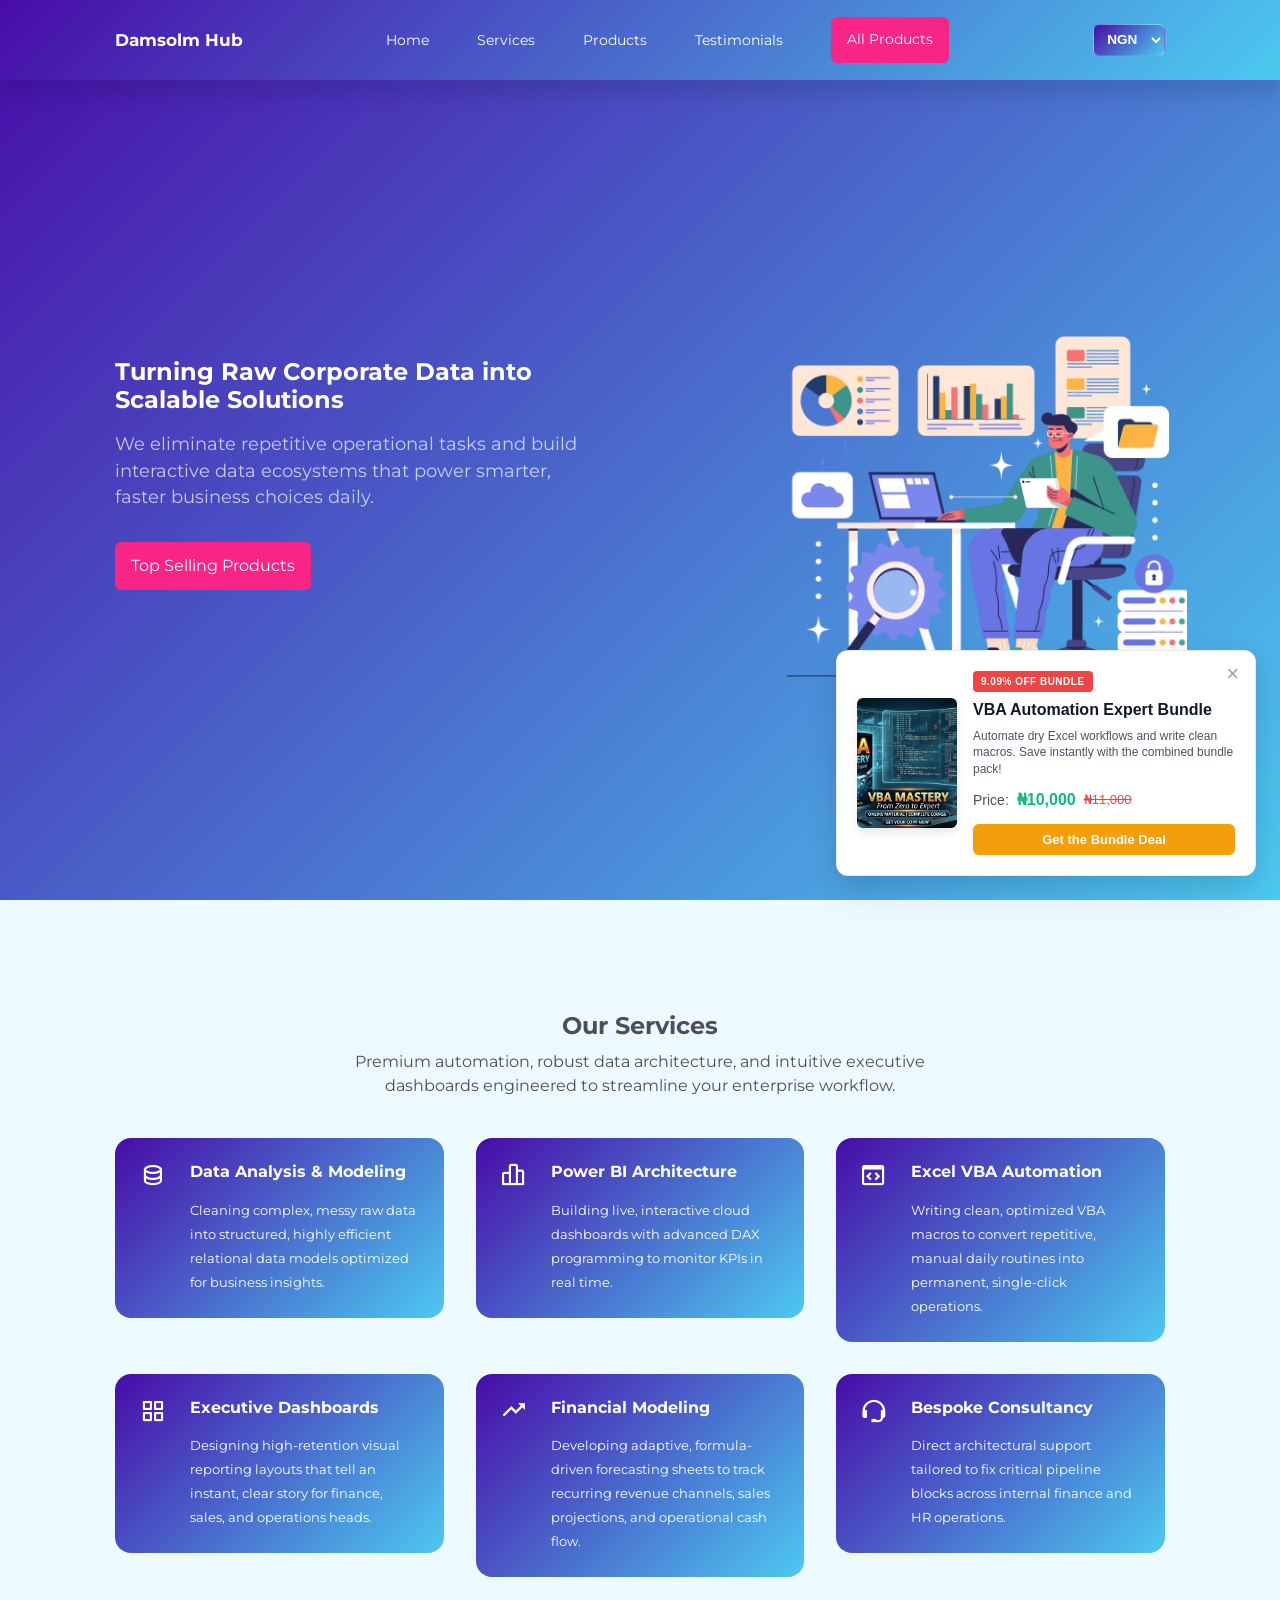
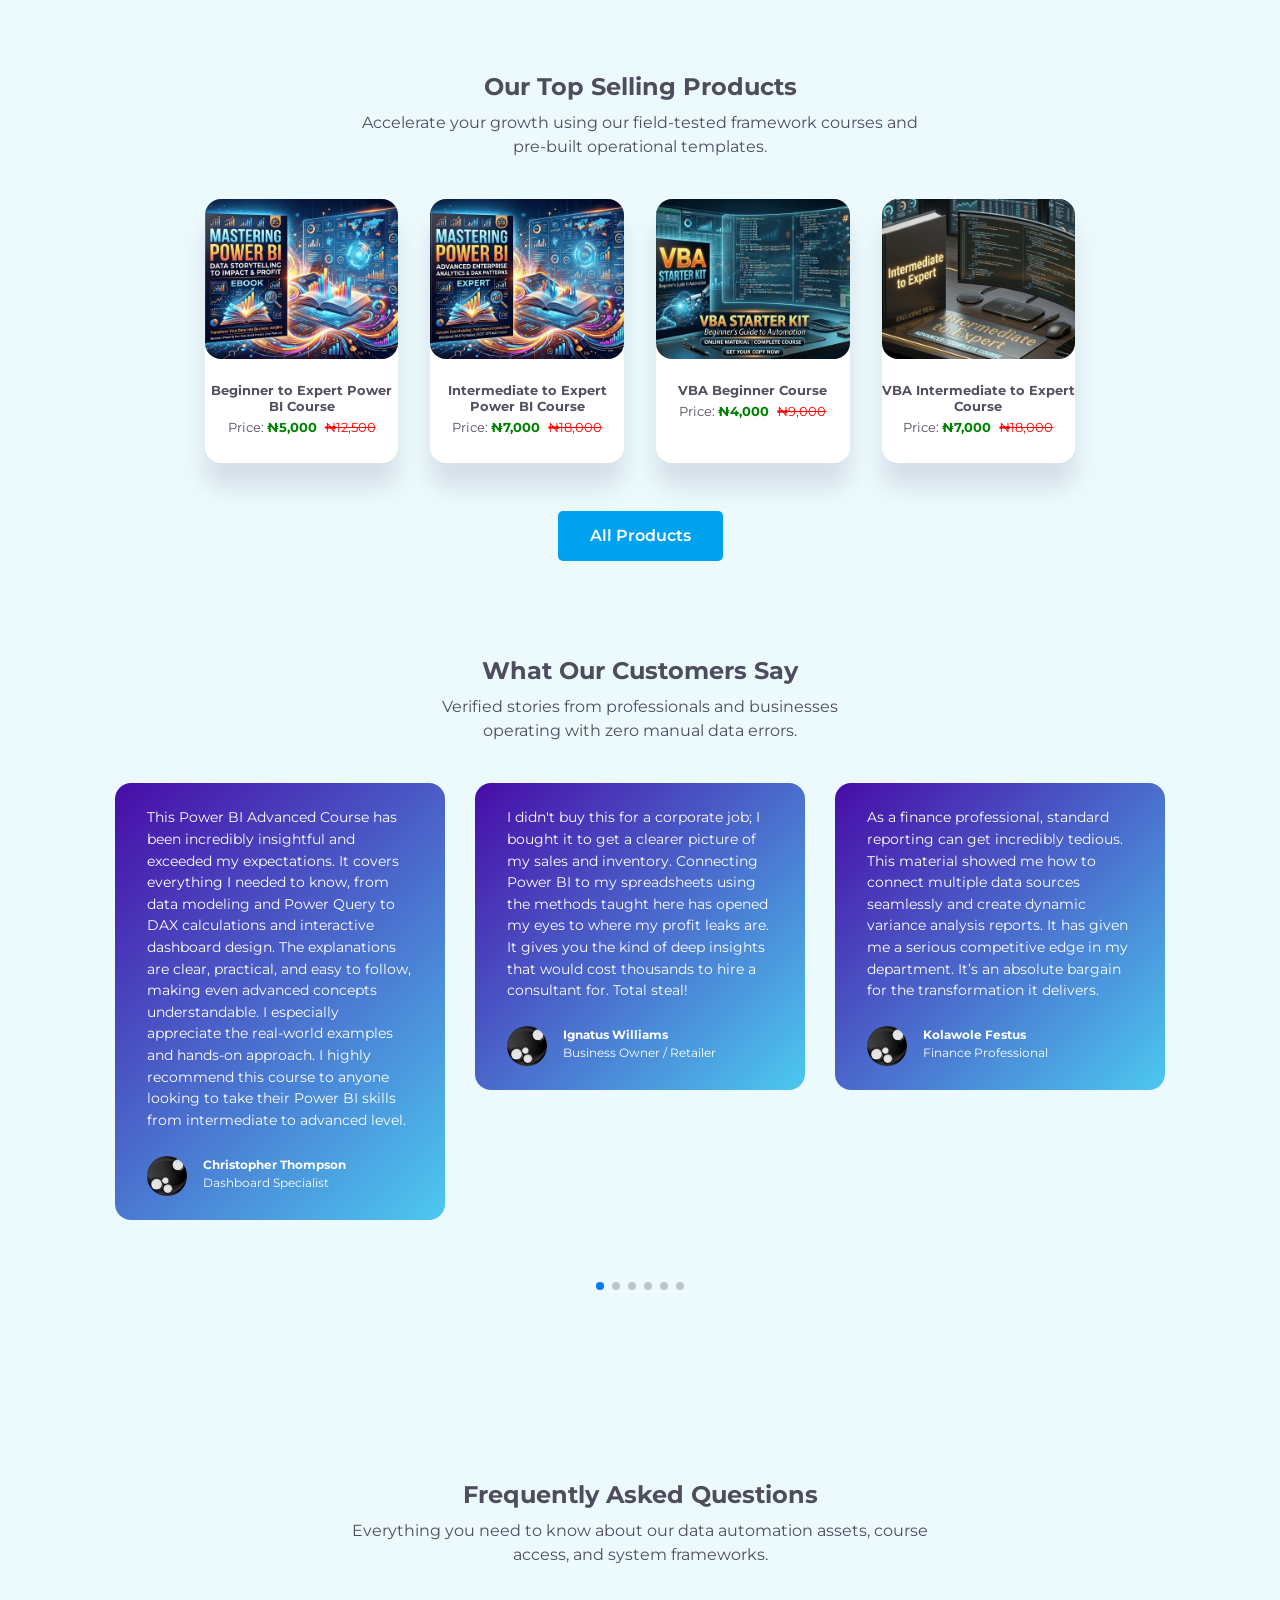
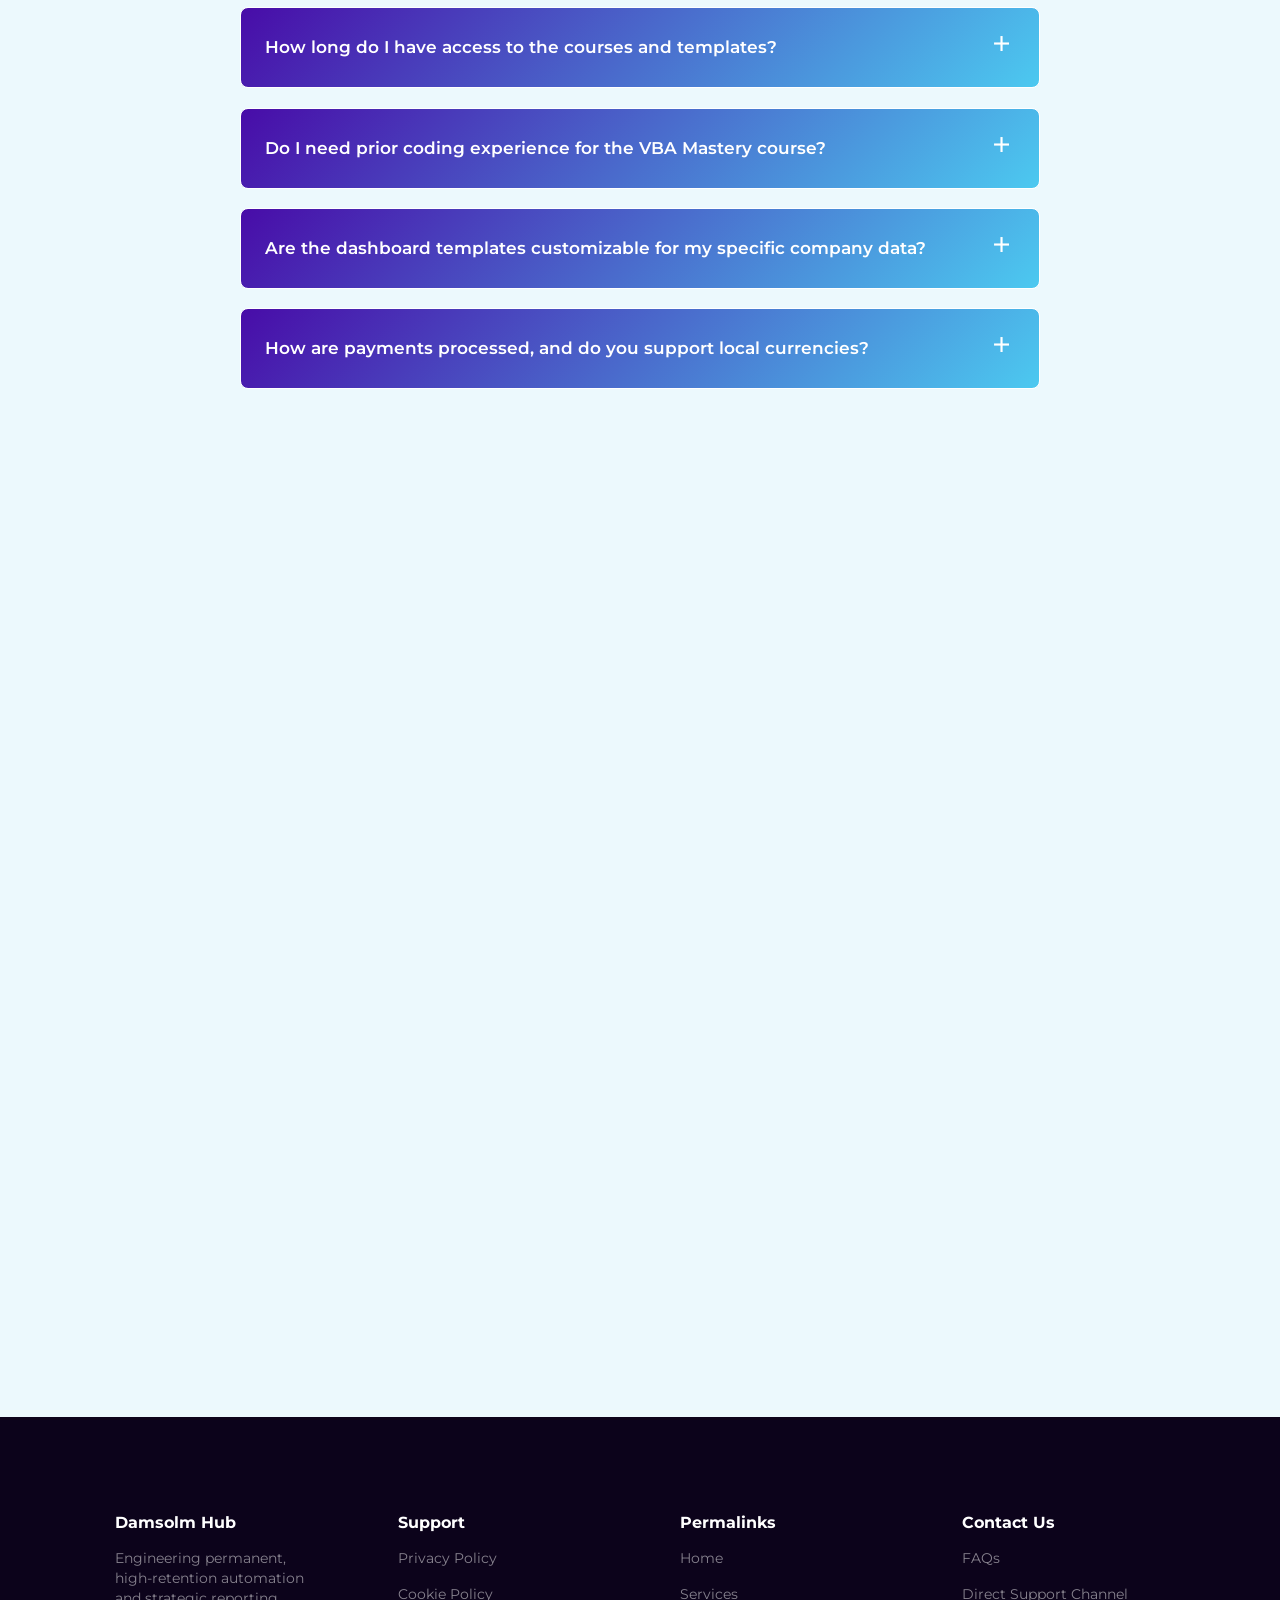
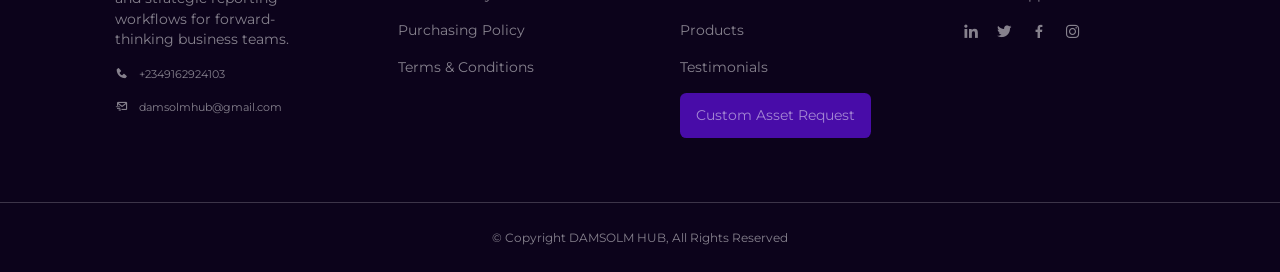
<file: index.html>
<!DOCTYPE html>
<html lang="en">
<head>
    <meta charset="UTF-8">
    <meta http-equiv="X-UA-Compatible" content="IE=edge">
    <meta name="viewport" content="width=device-width, initial-scale=1.0">
    <title>Damsolm Hub</title>
    <link rel="stylesheet" href="style.css">

    <link href='https://unpkg.com/boxicons@2.1.4/css/boxicons.min.css' rel='stylesheet'>
    <link rel="stylesheet" href="https://cdn.jsdelivr.net/npm/swiper@9/swiper-bundle.min.css" />

    <style>
        /* Paste all your slider CSS rules here */
        .header__image {
            top: 2rem;
            position: relative;
            width: 100%;
            min-height: 300px;
        }

        .image-slider {
            position: relative;
            width: 100%;
            height: 100%;
        }

        .image-slider .slide {
            position: absolute;
            top: 0;
            left: 0;
            width: 100%;
            height: 100%;
            object-fit: cover;
            opacity: 0;
            transition: opacity 0.8s ease-in-out;
            z-index: 1;
        }

        .image-slider .slide.active {
            opacity: 1;
            z-index: 2;
        }
    </style>
<!-- Meta Pixel Code --> 
<script>
!function(f,b,e,v,n,t,s)
{if(f.fbq)return;n=f.fbq=function(){n.callMethod?
n.callMethod.apply(n,arguments):n.queue.push(arguments)};
if(!f._fbq)f._fbq=n;n.push=n;n.loaded=!0;n.version='2.0';
n.queue=[];t=b.createElement(e);t.async=!0;
t.src=v;s=b.getElementsByTagName(e)[0];
s.parentNode.insertBefore(t,s)}(window, document,'script',
'https://connect.facebook.net/en_US/fbevents.js');
fbq('init', '1075617971701430');
fbq('track', 'PageView');
</script>
<noscript><img height="1" width="1" style="display:none"
src="https://www.facebook.com/tr?id=1075617971701430&ev=PageView&noscript=1"
/></noscript>
<!-- End Meta Pixel Code -->

    
</head>
<body>  
<!-- <nav>
    <div class="container">
        <a href="/" class="nav__logo"><h3>Damsolm Hub</h3></a>

        <ul id="nav__items">
            <li><a href="#">Home</a></li>
            <li><a href="#services">Services</a></li>
            <li><a href="#Products">Products</a></li>
            <li><a href="#testimonials">Testimonials</a></li>
          <li><a href="/AllProduct.html" class="btn">All Products</a></li>
        </ul>

        <button id="open__nav-btn"><i class='bx bx-menu'></i></button>
        <button id="close__nav-btn"><i class='bx bx-x'></i></button>
    </div>
</nav> -->

<nav>
    <div class="container">
        <a href="/" class="nav__logo"><h3>Damsolm Hub</h3></a>

        <ul id="nav__items">
            <li><a href="#">Home</a></li>
            <li><a href="#services">Services</a></li>
            <li><a href="#Products">Products</a></li>
            <li><a href="#testimonials">Testimonials</a></li>
            <li><a href="/AllProduct.html" class="btn">All Products</a></li>
        </ul>

        <!-- Right Side Controls (Currency Dropdown + Mobile Buttons) -->
        <div class="nav__controls">
            <select id="currency-selector" class="currency-dropdown">
                <option value="NG">NGN</option>
                <option value="US">USD</option>
                <option value="GB">GBP</option>
                <option value="GH">GHS</option>
                <option value="KE">KES</option>
                <option value="ZA">ZAR</option>
            </select>

            <button id="open__nav-btn"><i class='bx bx-menu'></i></button>
            <button id="close__nav-btn"><i class='bx bx-x'></i></button>
        </div>
    </div>
</nav>

<header>
    <div class="container">
        <div class="header__content">
            <h2>Turning Raw Corporate Data into Scalable Solutions</h2>
            <p>We eliminate repetitive operational tasks and build interactive data ecosystems that power smarter, faster business choices daily.</p>
            <a href="#Products" class="btn">Top Selling Products</a>
        </div>
        <div class="header__image">
            <div class="image-slider">
                <!-- Keep your initial image active, and stack the others underneath -->
                <img src="./1-Photoroom.webp" alt="Header Image 1" class="slide active">
                <img src="./19197062-Photoroom.webp" alt="Header Image 2" class="slide">
                <img src="./6.-Photoroom.webp" alt="Header Image 3" class="slide">
                <img src="./36909-Photoroom.webp" alt="Header Image 4" class="slide">
                <img src="./20943777-Photoroom.webp" alt="Header Image 5" class="slide">
            </div>
        </div>
    </div>
</header>


    <div class="container">
<!-- Slide-In Promo Modal Structure (Sits inside the .container element) -->
<!-- Slide-In Promo Modal Structure (Sits inside the .container element) -->
<div id="promo-slide-modal" class="promo-modal">
    <button id="close-promo-btn" class="promo-close-btn" aria-label="Close promotion">&times;</button>
    <div class="promo-modal-content">
        <!-- Left visual mock cover -->
        <div class="promo-image-container">
            <img id="promo-book-img" src="" alt="Promo Cover Mockup">
        </div>
        <!-- Right details copy -->
        <div class="promo-details-container">
            <div id="promo-badge" class="promo-badge">BUNDLE VALUE</div>
            <h3 id="promo-title" class="promo-title">Power BI Complete Bundle</h3>
            <p id="promo-description" class="promo-description">Get both the Beginner and Expert guides together. Master your skills and save!</p>
            
            <!-- Dynamic E-commerce Price Display -->
            <div id="promo-price-container" class="promo-price-display">
                <!-- Injected dynamically by JS -->
            </div>

            <button id="promo-cta-btn" class="promo-cta-btn">Get the Bundle Deal</button>
        </div>
    </div>
</div>
</div>

<section id="services">
    <h2>Our Services</h2>
    <p>Premium automation, robust data architecture, and intuitive executive dashboards engineered to streamline your enterprise workflow.</p>
    <div class="container">
        <article>
            <i class='bx bx-data'></i>
            <div>
                <h4>Data Analysis & Modeling</h4>
                <small>Cleaning complex, messy raw data into structured, highly efficient relational data models optimized for business insights.</small>
            </div>
        </article>
        <article>
            <i class='bx bx-bar-chart-alt-2'></i>          
            <div>
                <h4>Power BI Architecture</h4>
                <small>Building live, interactive cloud dashboards with advanced DAX programming to monitor KPIs in real time.</small>
            </div>
        </article>
        <article>
            <i class='bx bx-code-block'></i>
            <div>
                <h4>Excel VBA Automation</h4>
                <small>Writing clean, optimized VBA macros to convert repetitive, manual daily routines into permanent, single-click operations.</small>
            </div>
        </article>
        <article>
            <i class='bx bx-grid-alt'></i>                
            <div>
                <h4>Executive Dashboards</h4>
                <small>Designing high-retention visual reporting layouts that tell an instant, clear story for finance, sales, and operations heads.</small>
            </div>
        </article>
        <article>
            <i class='bx bx-trending-up'></i>                
            <div>
                <h4>Financial Modeling</h4>
                <small>Developing adaptive, formula-driven forecasting sheets to track recurring revenue channels, sales projections, and operational cash flow.</small>
            </div>
        </article>
        <article>
            <i class='bx bx-support'></i>          
            <div>
                <h4>Bespoke Consultancy</h4>
                <small>Direct architectural support tailored to fix critical pipeline blocks across internal finance and HR operations.</small>
            </div>
        </article>
    </div>
</section>

<section id="Products">
    <h2>Our Top Selling Products</h2>
    <p>Accelerate your growth using our field-tested framework courses and pre-built operational templates.</p>
    
    <!-- This container is targeted directly by your top product JavaScript engine -->
    <div class="container" id="top-products-grid"></div>
    
    <a href="AllProduct.html#Products" class="btn btn__all-products">All Products</a>
</section>

<section id="testimonials" class="swiper mySwiper">
    <h2>What Our Customers Say</h2>
    <p>Verified stories from professionals and businesses operating with zero manual data errors.</p>
    
    <div class="swiper-wrapper" id="testimonials-target"></div>
    
    <div class="swiper-pagination"></div>
    <div class="autoplay-progress"></div>
    <span></span>
</section>
<!-- END OF TESTIMONIALS -->

<section id="faqs">
    <h2>Frequently Asked Questions</h2>
    <p>Everything you need to know about our data automation assets, course access, and system frameworks.</p>
    
    <div class="container faq__container">
        <!-- FAQ Item 1 -->
        <article class="faq__item">
            <div class="faq__question">
                <h4>How long do I have access to the courses and templates?</h4>
                <div class="faq__icon"><i class='bx bx-plus'></i></div>
            </div>
            <div class="faq__answer">
                <p>You get lifetime access to all purchased materials. This includes immediate downloads of pre-built Excel/VBA kits and anytime access to updated Power BI modules as platform environments evolve.</p>
            </div>
        </article>

        <!-- FAQ Item 2 -->
        <article class="faq__item">
            <div class="faq__question">
                <h4>Do I need prior coding experience for the VBA Mastery course?</h4>
                <div class="faq__icon"><i class='bx bx-plus'></i></div>
            </div>
            <div class="faq__answer">
                <p>No prior coding experience is required. The curriculum is built to transition you smoothly from plain spreadsheet operations into building permanent, scalable automation ecosystems using VBA macros step-by-step.</p>
            </div>
        </article>

        <!-- FAQ Item 3 -->
        <article class="faq__item">
            <div class="faq__question">
                <h4>Are the dashboard templates customizable for my specific company data?</h4>
                <div class="faq__icon"><i class='bx bx-plus'></i></div>
            </div>
            <div class="faq__answer">
                <p>Absolutely. All trackers and templates are fully unlocked. You can drop in your raw data rows, adjust metric formulas, and alter themes using tools like Canva or built-in layouts to map perfectly to your team's specific pipeline KPIs.</p>
            </div>
        </article>

        <!-- FAQ Item 4 -->
        <article class="faq__item">
            <div class="faq__question">
                <h4>How are payments processed, and do you support local currencies?</h4>
                <div class="faq__icon"><i class='bx bx-plus'></i></div>
            </div>
            <div class="faq__answer">
                <p>All checkout transactions are handled securely via Selar. The system natively accepts payments in your local currency alongside international cards, automatically granting you instant access to assets upon successful checkout.</p>
            </div>
        </article>
    </div>
</section>

<section id="appointment">
    <div class="container">
        <div class="info">
            <h2>Order Custom Digital Solution Guide</h2>
            <p>Need a hyper-specific digital workspace asset? Specify your business requirements below to receive a custom PDF blueprint, manual, or direct functional asset tailored to your operational ecosystem.</p>

            <article>
                <div class="info__icon">
                    <i class='bx bx-layer'></i>
                </div>
                <div>
                    <h4>Custom Dynamic Sales Dashboards</h4>
                    <small>Get a structured structural template setup to automatically ingest raw daily sales records and visualize immediate pipeline conversion trends cleanly.</small>
                </div>
            </article>
            <article>
                <div class="info__icon">
                    <i class='bx bx-extension'></i>
                </div>
                <div>
                    <h4>Specific Target Problem Areas</h4>
                    <small>Isolate localized workspace pain points within Power BI formulas, multi-sheet Excel tracking systems, or broken corporate database bridges.</small>
                </div>
            </article>
            <article>
                <div class="info__icon">
                    <i class='bx bx-terminal' ></i>                
                </div>
                <div>
                    <h4>VBA Macro Solution Scripts</h4>
                    <small>Describe your manual daily data bottleneck to receive automated, clean custom backend scripts written strictly to handle data parsing loops safely.</small>
                </div>
            </article>
        </div>

        <form action="https://formspree.io/f/xayzkjjn" method="POST">
            <div class="form__group">
                <label for="name">Full Name</label>
                <input type="text" placeholder="Enter Your Name" name="Client's Name" id="name" required>
            </div>
            <div class="form__group">
                <label for="phone">WhatsApp Phone Number</label>
                <input type="number" placeholder="Enter Phone Number" name="Phone Number" id="phone" required>
            </div>
            <div class="form__group">
                <label for="Email">Email Address</label>
                <input type="text" placeholder="Enter Your Email" name="Client's Email" id="Email" required>
            </div>
            <div class="form__group">
                <label for="date">Desired Delivery Target Date</label>
                <input type="date" name="Target Date" id="date" required>
            </div>
            <div class="form__group">
                <label for="department">Select Core Framework Tool</label>
                <select name="Core Framework Tool" id="department" required>
                    <option value="Microsoft Excel Professional">Microsoft Excel Professional</option>
                    <option value="Advanced VBA Macro Automation">Advanced VBA Macro Automation</option>
                    <option value="Power BI Data Ecosystem">Power BI Data Ecosystem</option>
                    <option value="Interactive Executive Dashboard Architecture">Interactive Executive Dashboard Architecture</option>
                </select>
            </div>
            <div class="form__group">
                <label for="doctor">Select Asset Output Format</label>
                <select name="Asset Output Format" id="doctor" required>
                    <option value="Custom Guided Solution (PDF Manual Blueprint)">Custom Guided Solution (PDF Manual Blueprint)</option>
                    <option value="Functional Asset Template + Macro Code Script File">Functional Asset Template + Macro Code Script File</option>
                    <option value="Complete Analytics Architecture Implementation Kit">Complete Analytics Architecture Implementation Kit</option>
                </select>
            </div>

            <div class="form__group">
                <label for="message">Detailed Data Pain Point / Solution Needs</label>
                <textarea name="Project Solution Brief" id="message" rows="6" placeholder="Describe the specific solution asset you need (e.g., Build custom Sales Dashboard layout utilizing Excel VBA)..." required></textarea>
            </div>
            <button class="btn-primary">Submit Custom Solution Request</button>
        </form>
    </div>
</section>

<footer>
    <div class="container">
        <article>
            <a href="/" class="footer__logo"><h3>Damsolm Hub</h3></a>
            <p>Engineering permanent, high-retention automation and strategic reporting workflows for forward-thinking business teams.</p>
            <div>
                <i class="bx bxs-phone"></i>
                <small>+2349162924103</small>
            </div>
            <div>
                <i class="bx bx-mail-send"></i>
                <small>damsolmhub@gmail.com</small>
            </div>
        </article>

        <article>
            <h3>Support</h3>
            <a href="#">Privacy Policy</a>
            <a href="#">Cookie Policy</a>
            <a href="#">Purchasing Policy</a>
            <a href="#">Terms & Conditions</a>
        </article>

        <article>
            <h3>Permalinks</h3>
            <a href="#">Home </a>
            <a href="#services">Services </a>
            <a href="#Products">Products</a>
            <a href="#testimonials">Testimonials </a>
            <a href="#appointment" class="btn-primary"> Custom Asset Request</a>
        </article>
        
        <article>
            <h3>Contact Us</h3>
            <p>FAQs</p>
            <p>Direct Support Channel</p>
            <div class="footer__socials">
                <a href="#"><i class="bx bxl-linkedin"></i></a>
                <a href="#"><i class="bx bxl-twitter"></i></a>
                <a href="#"><i class="bx bxl-facebook"></i></a>
                <a href="#"><i class="bx bxl-instagram"></i></a>
            </div>
        </article>
    </div>
    <div class="copyright">
        <small>&copy; Copyright DAMSOLM HUB, All Rights Reserved</small>
    </div>
</footer>

<script src="https://cdn.jsdelivr.net/npm/swiper@9/swiper-bundle.min.js"></script>
<script src="main.js"></script>

<script>
    document.addEventListener("DOMContentLoaded", function () {
        const slides = document.querySelectorAll(".image-slider .slide");
        let currentSlideIndex = 0;
        const slideIntervalTime = 5000; 

        function nextSlide() {
            slides[currentSlideIndex].classList.remove("active");
            currentSlideIndex = (currentSlideIndex + 1) % slides.length;
            slides[currentSlideIndex].classList.add("active");
        }

        if (slides.length > 1) {
            setInterval(nextSlide, slideIntervalTime);
        }
    });
</script>

<!-- <!-- Global Pop-up Checkout Handler -->

    <!-- Global Pop-up Checkout Handler -->
<!-- <script>
function openDirectSelar(slug) {
    // Force direct buy parameter for a faster checkout flow
    const checkoutUrl = `https://selar.co/${slug}?buy=true`;
    
    // 1. Strict, broad check: width-based, touch capability, or user-agent
    const isMobileSize = window.innerWidth <= 1024; // Catches large portrait phones & small tablets
    const isTouchDevice = ('ontouchstart' in window) || (navigator.maxTouchPoints > 0);
    const isMobileUA = /Android|webOS|iPhone|iPad|iPod|BlackBerry|IEMobile|Opera Mini/i.test(navigator.userAgent);
    
    // If ANY mobile indicator is true, immediately redirect in the same tab
    if (isMobileSize || isTouchDevice || isMobileUA) {
        // Direct assignment bypasses popup blockers instantly on mobile
        window.location.assign(checkoutUrl);
    } else {
        // Desktop behavior: Keep clean centered popup window structure
        const width = Math.floor(window.screen.availWidth * 0.65);
        const height = Math.floor(window.screen.availHeight * 0.85);
        const left = Math.floor((window.screen.availWidth / 2) - (width / 2));
        const top = Math.floor((window.screen.availHeight / 2) - (height / 2));
        const features = `width=${width},height=${height},top=${top},left=${left},scrollbars=yes,resizable=yes`;
        
        const popup = window.open(checkoutUrl, "SelarSecureCheckout", features);
        if (popup) {
            popup.focus();
        } else {
            // Fallback: If desktop browser blocks the popup window, redirect in current tab
            window.location.assign(checkoutUrl);
        }
    }
}
</script> -->

    <!-- Global Pop-up Checkout Handler -->
<!-- Global Pop-up Checkout Handler -->
<script>
function openDirectSelar(slug) {
    const checkoutUrl = `https://selar.co/${slug}?buy=true`;
    
    // 1. Precise Mobile & Tablet check
    const isMobileSize = window.innerWidth <= 768; 
    const isTouchDevice = ('ontouchstart' in window) || (navigator.maxTouchPoints > 0);
    const isMobileUA = /Android|webOS|iPhone|iPad|iPod|BlackBerry|IEMobile|Opera Mini/i.test(navigator.userAgent);
    
    if (isMobileSize || isTouchDevice || isMobileUA) {
        // MOBILE: Instant clean redirect in same tab
        window.location.assign(checkoutUrl);
        return;
    }

    // 2. DESKTOP: Create the beautiful centered popup window
    const width = Math.floor(window.screen.availWidth * 0.65);
    const height = Math.floor(window.screen.availHeight * 0.85);
    const left = Math.floor((window.screen.availWidth / 2) - (width / 2));
    const top = Math.floor((window.screen.availHeight / 2) - (height / 2));
    const features = `width=${width},height=${height},top=${top},left=${left},scrollbars=yes,resizable=yes`;

    // Open a blank window immediately in the synchronous UI thread to bypass pop-up blockers
    const popup = window.open("about:blank", "SelarSecureCheckout", features);
    
    if (popup) {
        // Instantly load your target Selar checkout inside the secure pop-up window
        popup.location.href = checkoutUrl;
        popup.focus();
    } else {
        // Fallback if desktop security is aggressively locked down
        window.location.assign(checkoutUrl);
    }
}
</script>



</body>
</html>
</file>
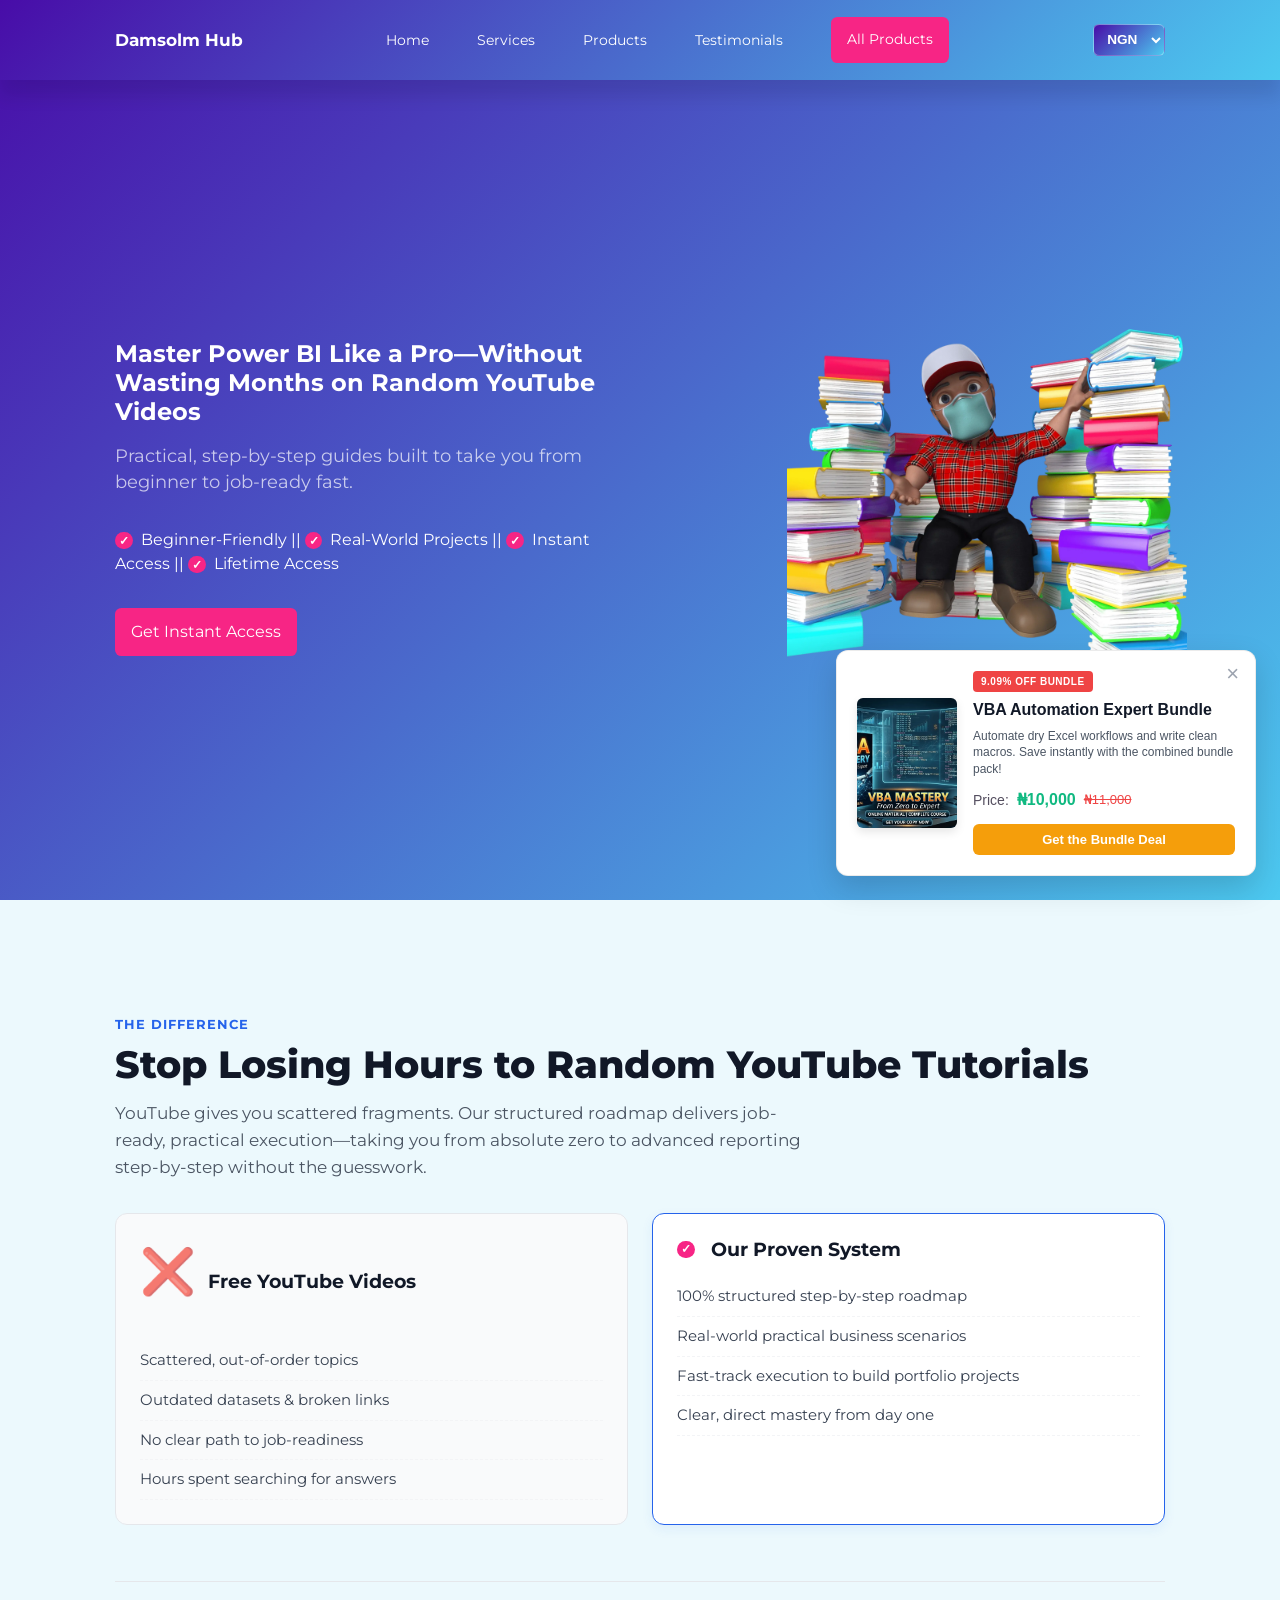
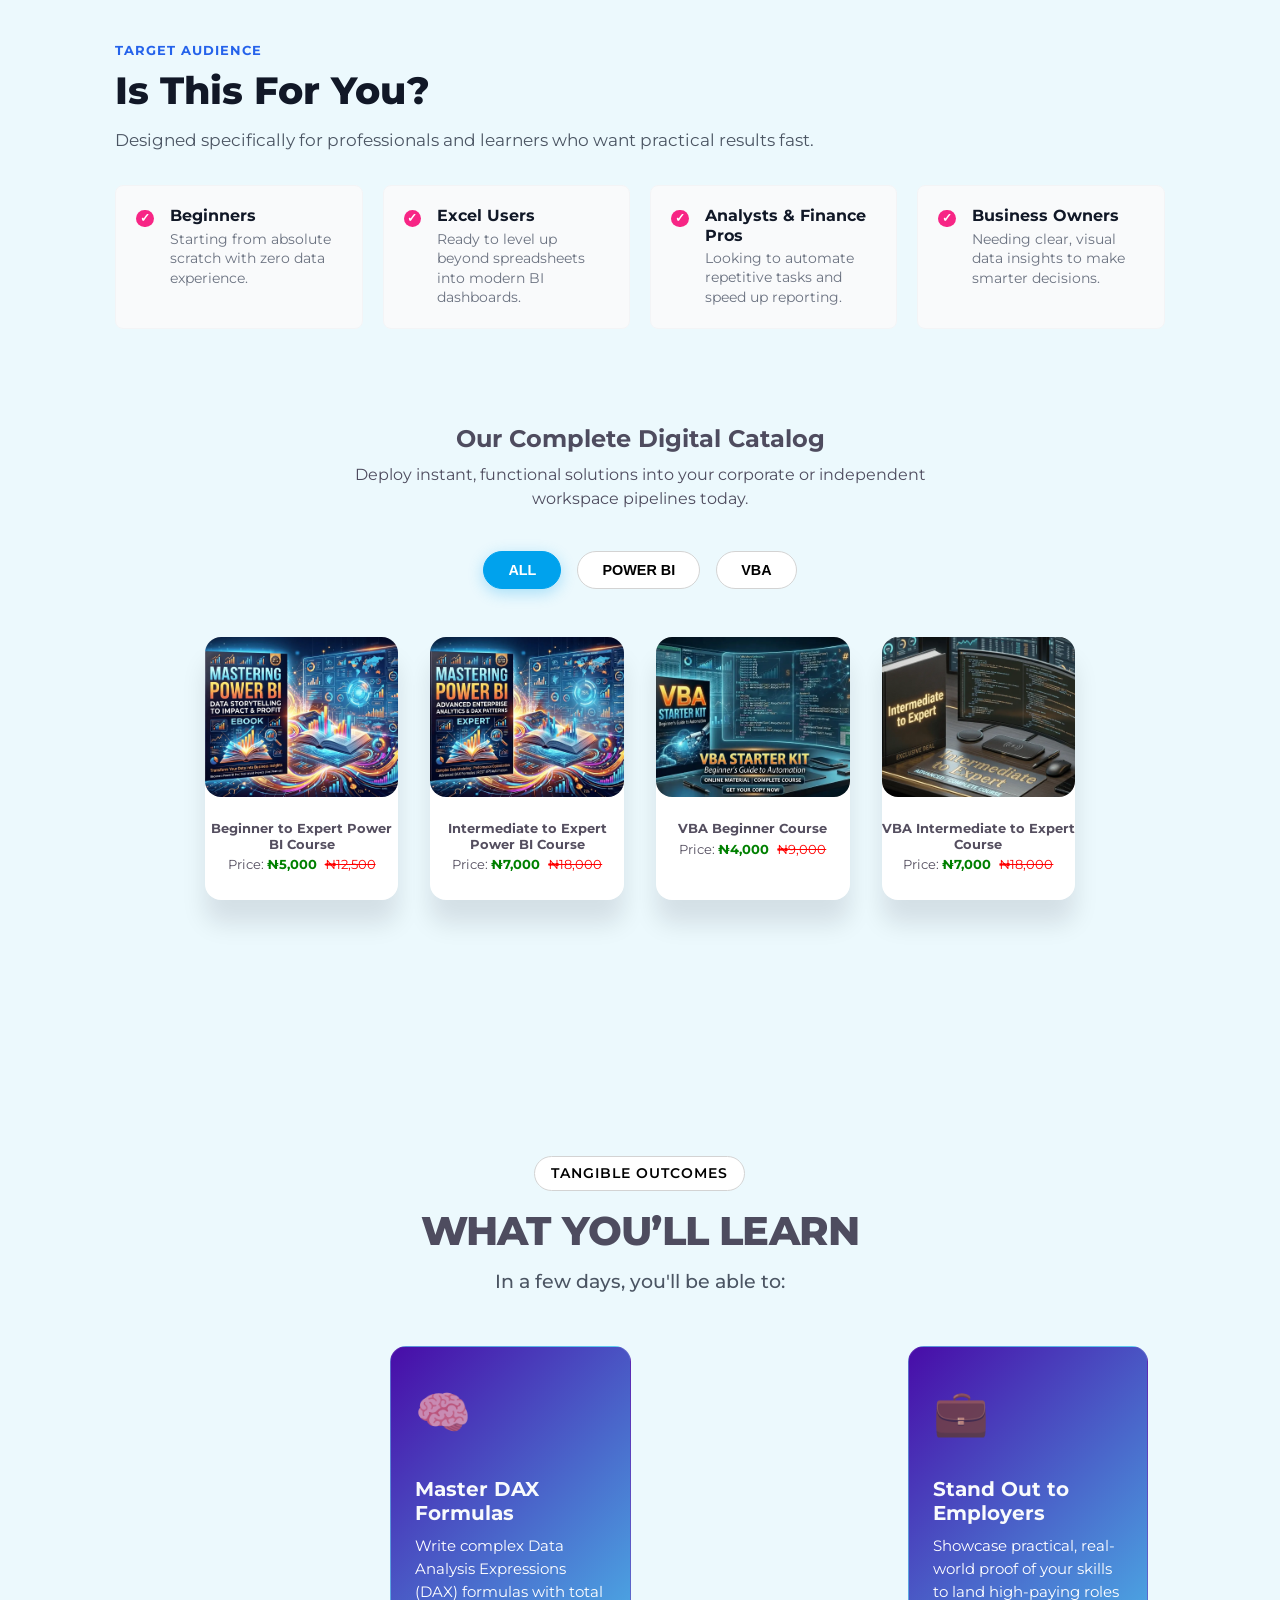
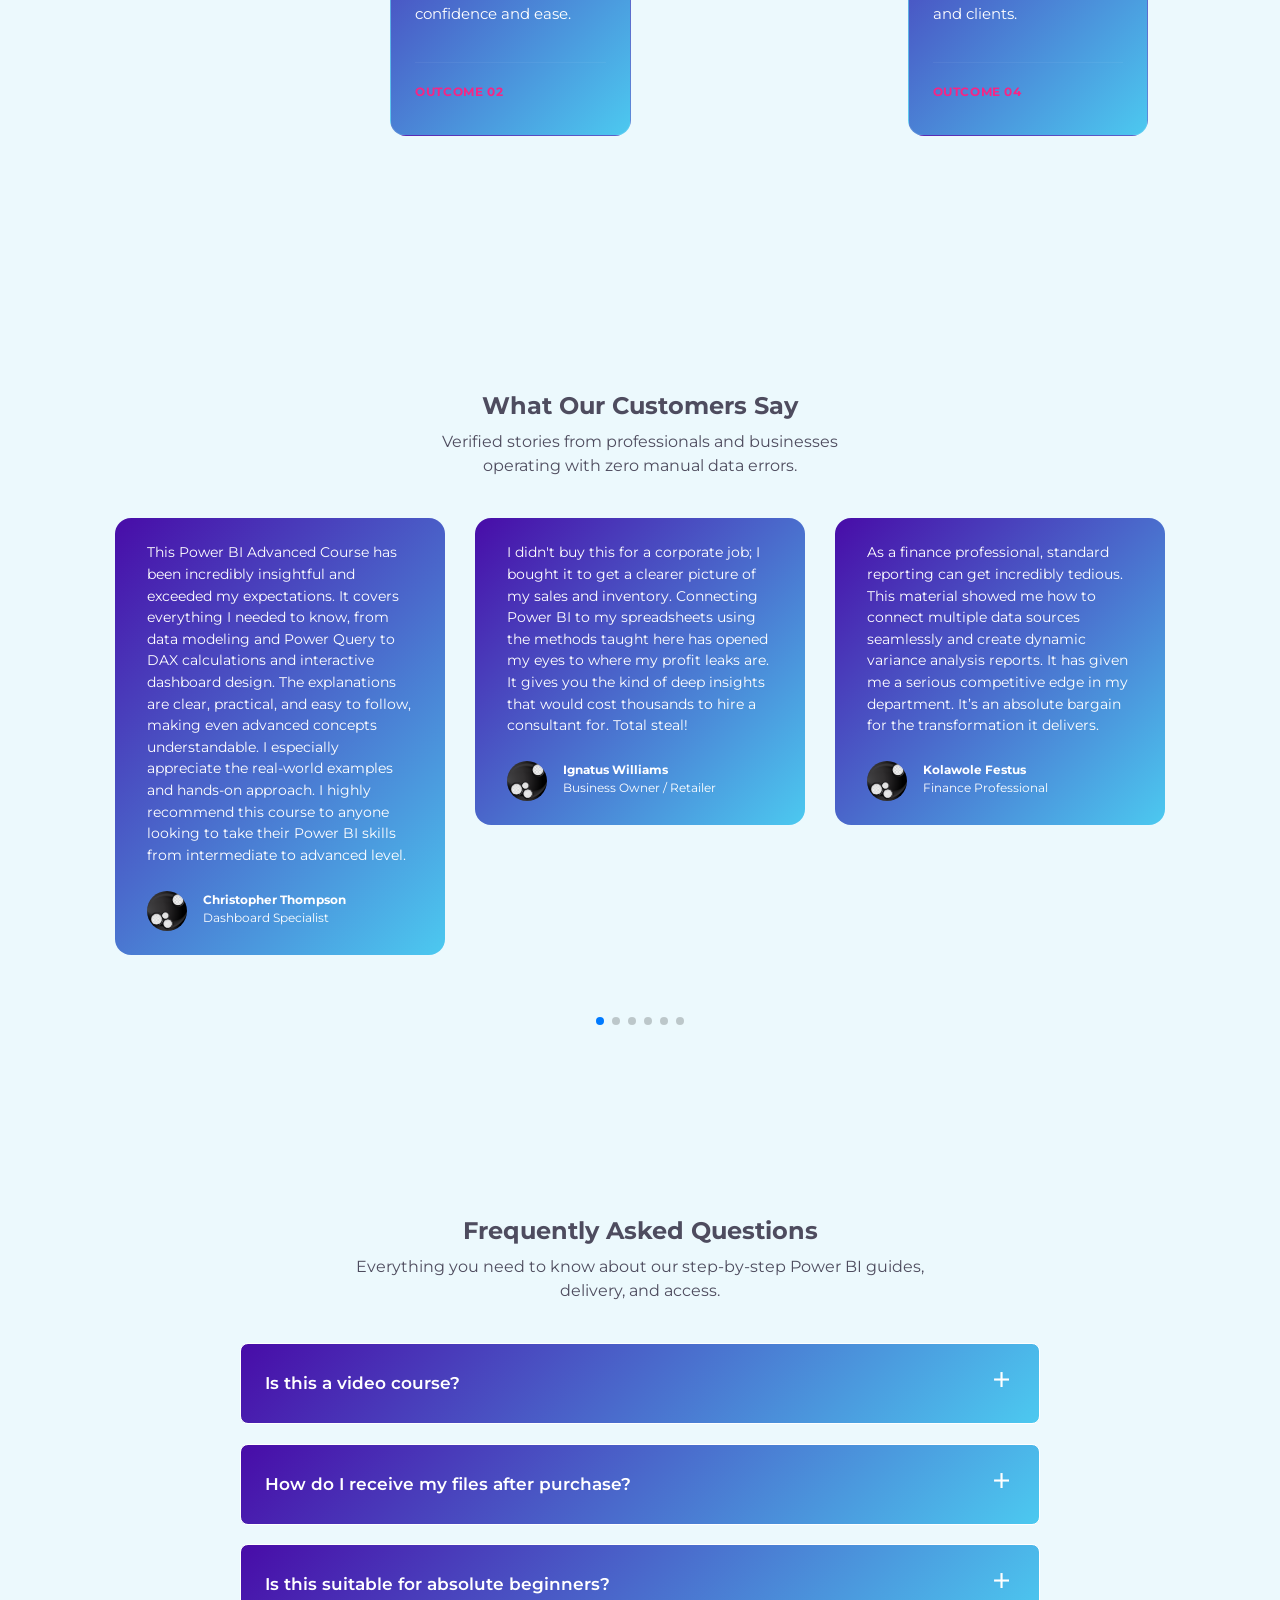
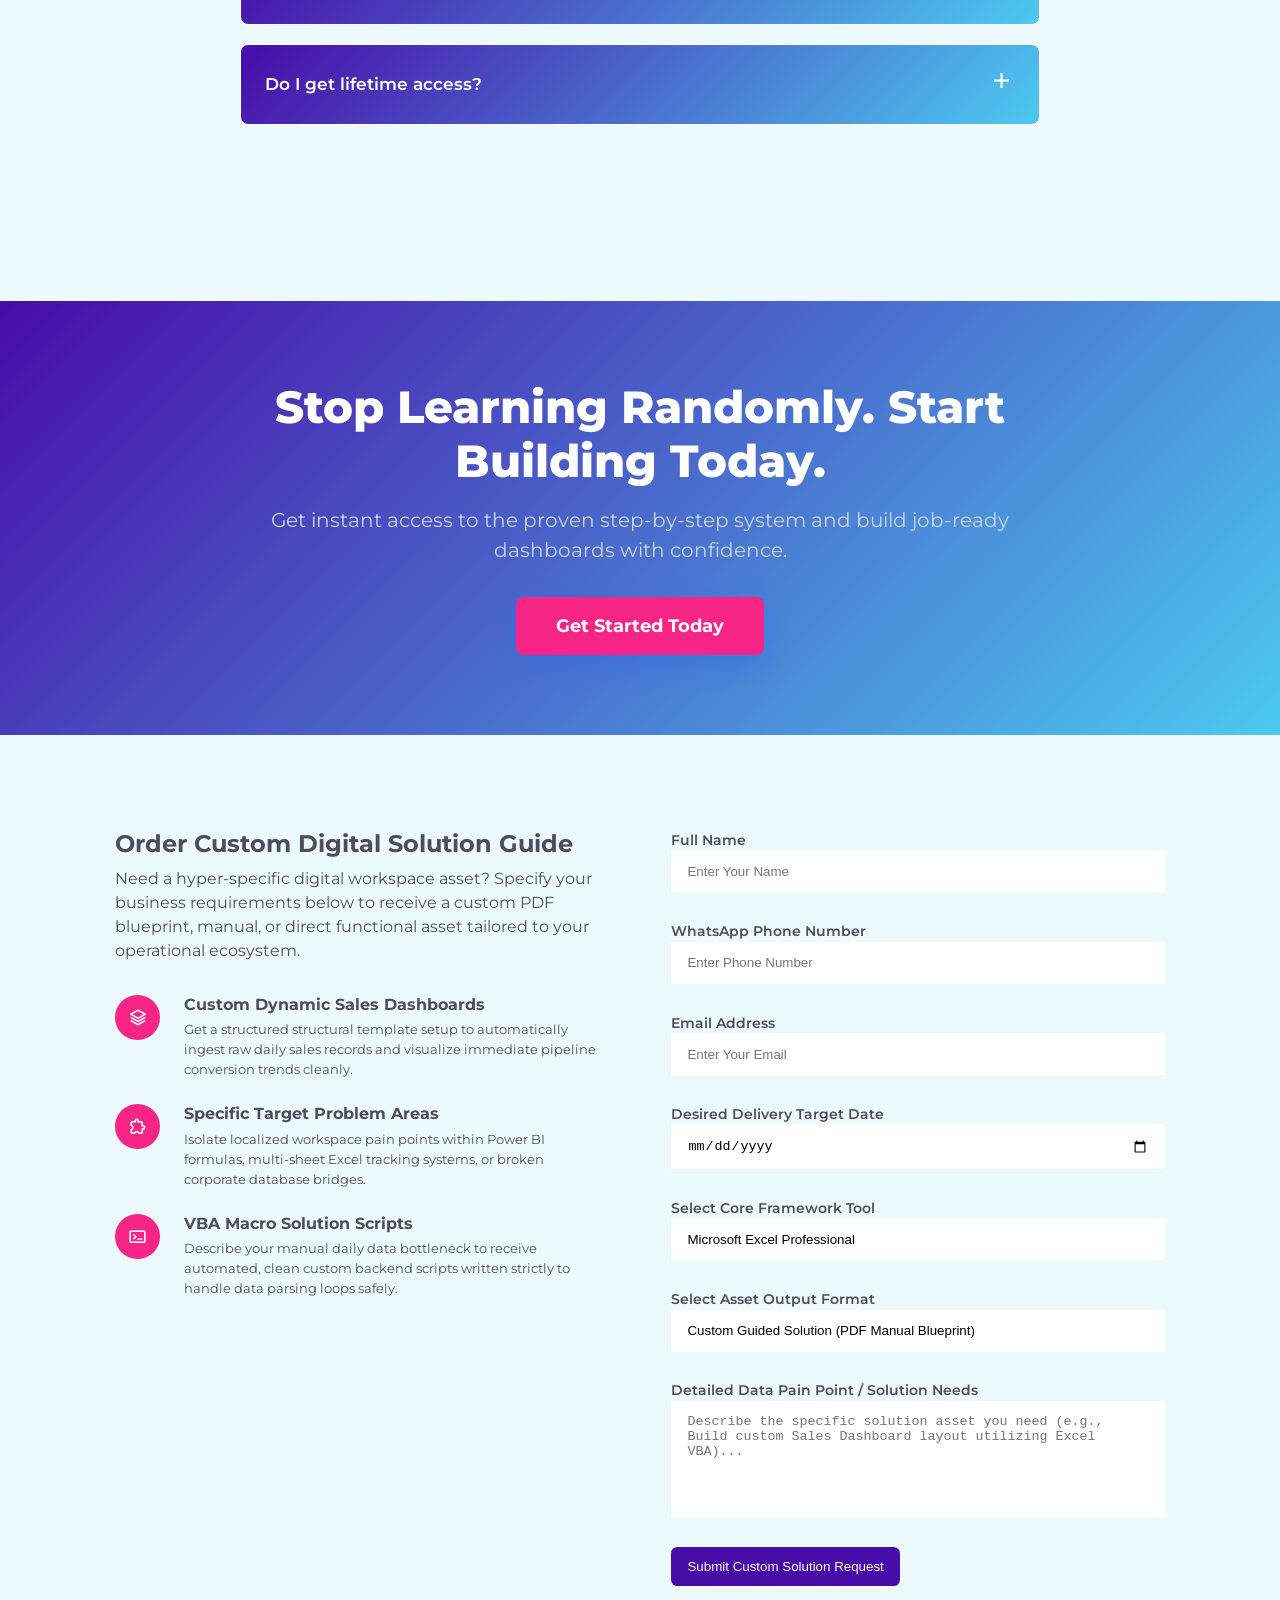
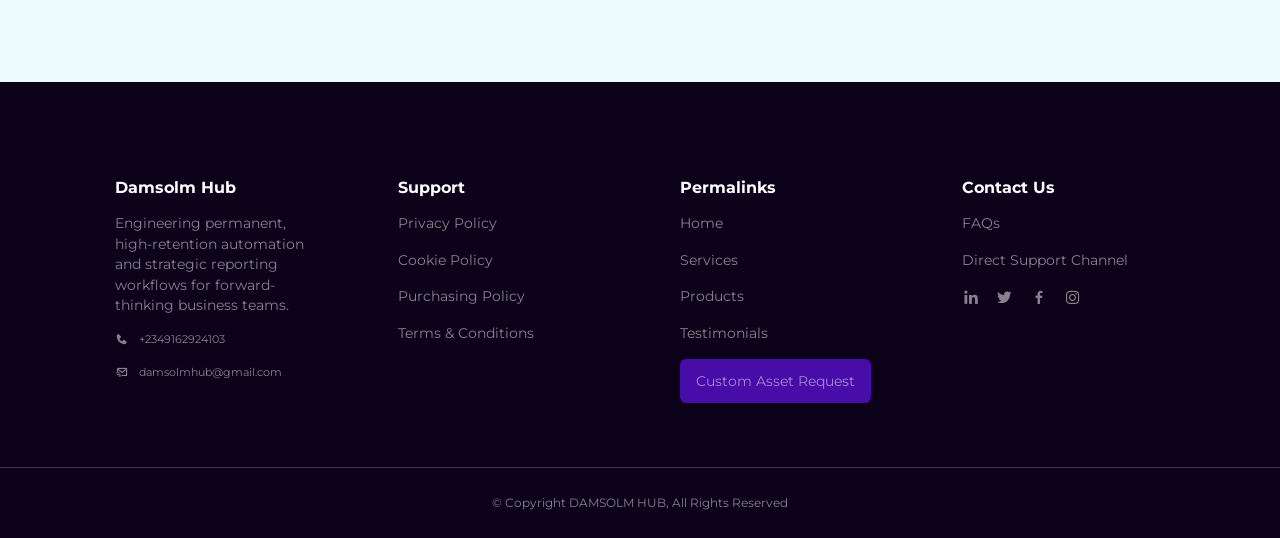
<file: AllProduct.html>
<!DOCTYPE html>
<html lang="en">
<head>

    
    <meta charset="UTF-8">
    <meta http-equiv="X-UA-Compatible" content="IE=edge">
    <meta name="viewport" content="width=device-width, initial-scale=1.0">
    <title>All Products | Damsolm Hub</title>
    <link rel="stylesheet" href="style.css">

    <link href='https://unpkg.com/boxicons@2.1.4/css/boxicons.min.css' rel='stylesheet'>

     <link rel="stylesheet" href="https://cdn.jsdelivr.net/npm/swiper@9/swiper-bundle.min.css" />

          <style>
        /* Paste all your slider CSS rules here */
        .header__image {
            top: 2rem;
            position: relative;
            width: 100%;
            min-height: 300px;
        }

        .image-slider {
            position: relative;
            width: 100%;
            height: 100%;
        }

        .image-slider .slide {
            position: absolute;
            top: 0;
            left: 0;
            width: 100%;
            height: 100%;
            object-fit: cover;
            opacity: 0;
            transition: opacity 0.8s ease-in-out;
            z-index: 1;
        }

        .image-slider .slide.active {
            opacity: 1;
            z-index: 2;
        }
    </style>
<!-- Meta Pixel Code --> 
<script>
!function(f,b,e,v,n,t,s)
{if(f.fbq)return;n=f.fbq=function(){n.callMethod?
n.callMethod.apply(n,arguments):n.queue.push(arguments)};
if(!f._fbq)f._fbq=n;n.push=n;n.loaded=!0;n.version='2.0';
n.queue=[];t=b.createElement(e);t.async=!0;
t.src=v;s=b.getElementsByTagName(e)[0];
s.parentNode.insertBefore(t,s)}(window, document,'script',
'https://connect.facebook.net/en_US/fbevents.js');
fbq('init', '1075617971701430');
fbq('track', 'PageView');
</script>
<noscript><img height="1" width="1" style="display:none"
src="https://www.facebook.com/tr?id=1075617971701430&ev=PageView&noscript=1"
/></noscript>
<!-- End Meta Pixel Code -->

    
</head>
<body>
    
<!-- <nav>
    <div class="container">
        <a href="/" class="nav__logo"><h3>Damsolm Hub</h3></a>

        <ul id="nav__items">
            <li><a href="#">Home</a></li>
            <li><a href="index.html#services">Services</a></li>
            <li><a href="#Products">Products</a></li>
            <li><a href="#testimonials">Testimonials</a></li>
            <li><a href="AllProduct.html" class="btn">All Products</a></li>
        </ul>

        <button id="open__nav-btn"><i class='bx bx-menu'></i></button>
        <button id="close__nav-btn"><i class='bx bx-x'></i></button>
    </div>
</nav> -->

<nav>
    <div class="container">
        <a href="/" class="nav__logo"><h3>Damsolm Hub</h3></a>

        <ul id="nav__items">
            <li><a href="#">Home</a></li>
            <li><a href="#services">Services</a></li>
            <li><a href="#Products">Products</a></li>
            <li><a href="#testimonials">Testimonials</a></li>
            <li><a href="/AllProduct.html" class="btn">All Products</a></li>
        </ul>

        <!-- Right Side Controls (Currency Dropdown + Mobile Buttons) -->
        <div class="nav__controls">
            <select id="currency-selector" class="currency-dropdown">
                <option value="NG">NGN</option>
                <option value="US">USD</option>
                <option value="GB">GBP</option>
                <option value="GH">GHS</option>
                <option value="KE">KES</option>
                <option value="ZA">ZAR</option>
            </select>

            <button id="open__nav-btn"><i class='bx bx-menu'></i></button>
            <button id="close__nav-btn"><i class='bx bx-x'></i></button>
        </div>
    </div>
</nav>
   <header>
    <div class="container">
       <div class="header__content">
               <p class="hero-benefits">
                   <h2>Master Power BI Like a Pro—Without Wasting Months on Random YouTube Videos</h2>
                   <p>Practical, step-by-step guides built to take you from beginner to job-ready fast.</p>

  <span class="white-tick">✓</span> Beginner-Friendly 
  <span class="divider">||</span> 
  <span class="white-tick">✓</span> Real-World Projects 
  <span class="divider">||</span> 
  <span class="white-tick">✓</span> Instant Access 
  <span class="divider">||</span> 
  <span class="white-tick">✓</span> Lifetime Access

                </p>
                <a href="#Products" class="btn">Get Instant Access</a>
            </div>
        <div class="header__image">
            <div class="image-slider">
                <!-- Keep your initial image active, and stack the others underneath -->
                <img src="./3d-cartoon-lumberjack-character (1)-Photoroom.webp" alt="Header Image 1" class="slide active">
                <img src="./7973863-Photoroom.webp" alt="Header Image 2" class="slide">
                <img src="./21399-Photoroom.webp" alt="Header Image 4" class="slide">
        </div>
    </div>
</header>

<div class="container">
<!-- Slide-In Promo Modal Structure (Sits inside the .container element) -->
<div id="promo-slide-modal" class="promo-modal">
    <button id="close-promo-btn" class="promo-close-btn" aria-label="Close promotion">&times;</button>
    <div class="promo-modal-content">
        <!-- Left visual mock cover -->
        <div class="promo-image-container">
            <img id="promo-book-img" src="" alt="Promo Cover Mockup">
        </div>
        <!-- Right details copy -->
        <div class="promo-details-container">
            <div id="promo-badge" class="promo-badge">BUNDLE VALUE</div>
            <h3 id="promo-title" class="promo-title">Power BI Complete Bundle</h3>
            <p id="promo-description" class="promo-description">Get both the Beginner and Expert guides together. Master your skills and save!</p>
            
            <!-- Dynamic E-commerce Price Display -->
            <div id="promo-price-container" class="promo-price-display">
                <!-- Injected dynamically by JS -->
            </div>

            <button id="promo-cta-btn" class="promo-cta-btn">Get the Bundle Deal</button>
        </div>
    </div>
</div>
</div>

    <section class="value-proposition-section">
  <div class="container">
    
    <!-- =========================================
         SECTION 3: WHY THIS IS DIFFERENT 
         ========================================= -->
    <div class="diff-content">
      <span class="section-tag">The Difference</span>
      <h2 class="section-title">Stop Losing Hours to Random YouTube Tutorials</h2>
      <p class="section-subtitle">
        YouTube gives you scattered fragments. Our structured roadmap delivers job-ready, practical execution—taking you from absolute zero to advanced reporting step-by-step without the guesswork.
      </p>

      <!-- Comparison Grid -->
      <div class="comparison-grid">
        <!-- YouTube Column -->
        <div class="comparison-card card-negative">
          <div class="card-header">
            <span class="card-icon">❌</span>
            <h3>Free YouTube Videos</h3>
          </div>
          <ul class="comparison-list">
            <li>Scattered, out-of-order topics</li>
            <li>Outdated datasets & broken links</li>
            <li>No clear path to job-readiness</li>
            <li>Hours spent searching for answers</li>
          </ul>
        </div>

        <!-- Our System Column -->
        <div class="comparison-card card-positive">
          <div class="card-header">
            <span class="white-tick">✓</span>
            <h3>Our Proven System</h3>
          </div>
          <ul class="comparison-list">
            <li>100% structured step-by-step roadmap</li>
            <li>Real-world practical business scenarios</li>
            <li>Fast-track execution to build portfolio projects</li>
            <li>Clear, direct mastery from day one</li>
          </ul>
        </div>
      </div>
    </div>

    <!-- Divider Line inside Container -->
    <hr class="section-divider">

    <!-- =========================================
         SECTION 4: WHO THIS IS FOR 
         ========================================= -->
    <div class="audience-content">
      <span class="section-tag">Target Audience</span>
      <h2 class="section-title">Is This For You?</h2>
      <p class="section-subtitle">Designed specifically for professionals and learners who want practical results fast.</p>

      <!-- Visual Checklist Grid -->
      <div class="audience-grid">
        
        <div class="audience-card">
          <span class="white-tick">✓</span>
          <div class="audience-text">
            <h4>Beginners</h4>
            <p>Starting from absolute scratch with zero data experience.</p>
          </div>
        </div>

        <div class="audience-card">
          <span class="white-tick">✓</span>
          <div class="audience-text">
            <h4>Excel Users</h4>
            <p>Ready to level up beyond spreadsheets into modern BI dashboards.</p>
          </div>
        </div>

        <div class="audience-card">
          <span class="white-tick">✓</span>
          <div class="audience-text">
            <h4>Analysts & Finance Pros</h4>
            <p>Looking to automate repetitive tasks and speed up reporting.</p>
          </div>
        </div>

        <div class="audience-card">
          <span class="white-tick">✓</span>
          <div class="audience-text">
            <h4>Business Owners</h4>
            <p>Needing clear, visual data insights to make smarter decisions.</p>
          </div>
        </div>

      </div>
    </div>

  </div>
</section>
<section id="Products">
    <h2>Our Complete Digital Catalog</h2>
    <p>Deploy instant, functional solutions into your corporate or independent workspace pipelines today.</p>
    
    <div class="product__filters">
        <button class="filter-btn active" data-filter="ALL">All</button>
        <button class="filter-btn" data-filter="POWER BI">Power BI</button>
        <button class="filter-btn" data-filter="VBA">VBA</button>
        <!-- <button class="filter-btn" data-filter="PDF GUIDE">PDF Guide</button> -->
    </div>

    <!-- This matches your target destination where main.js renders the cards -->
    <div class="container" id="product-grid-target"></div>
</section>


    <!-- USERS BENEFIT -->

    <section class="outcomes-section">
    <div class="container">
      
      <!-- Section Header -->
      <div class="section-header">
        <span class="badge">Tangible Outcomes</span>
        <h2 class="title">WHAT YOU’LL LEARN</h2>
        <p class="subtitle">In a few days, you'll be able to:</p>
      </div>

      <!-- Outcomes Grid -->
      <div class="outcomes-grid">

        <!-- Card 1 -->
        <div class="outcome-card">
          <div class="card-icon">🛠️</div>
          <div class="card-content">
            <h3>Build Interactive Dashboards</h3>
            <p>Construct executive-ready, dynamic dashboards from scratch that captivate stakeholders.</p>
          </div>
          <div class="card-footer">
            <span class="step-tag">Outcome 01</span>
          </div>
        </div>

        <!-- Card 2 -->
        <div class="outcome-card">
          <div class="card-icon">🧠</div>
          <div class="card-content">
            <h3>Master DAX Formulas</h3>
            <p>Write complex Data Analysis Expressions (DAX) formulas with total confidence and ease.</p>
          </div>
          <div class="card-footer">
            <span class="step-tag">Outcome 02</span>
          </div>
        </div>

        <!-- Card 3 -->
        <div class="outcome-card">
          <div class="card-icon">⚡</div>
          <div class="card-content">
            <h3>Automate Monthly Reports</h3>
            <p>Streamline repetitive tasks, automate reporting workflows, and save hours every single month.</p>
          </div>
          <div class="card-footer">
            <span class="step-tag">Outcome 03</span>
          </div>
        </div>

        <!-- Card 4 -->
        <div class="outcome-card">
          <div class="card-icon">💼</div>
          <div class="card-content">
            <h3>Stand Out to Employers</h3>
            <p>Showcase practical, real-world proof of your skills to land high-paying roles and clients.</p>
          </div>
          <div class="card-footer">
            <span class="step-tag">Outcome 04</span>
          </div>
        </div>

      </div>

    </div>
  </section>

    <!-- TESTIMONIAL  SECTION  -->
    
               <section id="testimonials" class="swiper mySwiper">
    <h2>What Our Customers Say</h2>
    <p>Verified stories from professionals and businesses operating with zero manual data errors.</p>
    
    <div class="swiper-wrapper" id="testimonials-target"></div>
    
    <div class="swiper-pagination"></div>
    <div class="autoplay-progress"></div>
    <span></span>
</section>
<!-- END OF TESTIMONIALS -->

    <!-- =========================================
     SECTION 8: FREQUENTLY ASKED QUESTIONS
     ========================================= -->
<section id="faqs">
    <h2>Frequently Asked Questions</h2>
    <p class="faq__intro">Everything you need to know about our step-by-step Power BI guides, delivery, and access.</p>

      <div class="container faq__container">
      
      <!-- FAQ Item 1 -->
      <article class="faq__item">
        <div class="faq__question">
          <h4>Is this a video course?</h4>
          <div class="faq__icon"><i class='bx bx-plus'></i></div>
        </div>
        <div class="faq__answer">
          <p>No, these are structured, practical, step-by-step eBooks designed for fast implementation. Instead of spending hours scrubbing through video timelines, you can follow clear visual guides at your own pace and build dashboards in real-time.</p>
        </div>
      </article>

      <!-- FAQ Item 2 -->
      <article class="faq__item">
        <div class="faq__question">
          <h4>How do I receive my files after purchase?</h4>
          <div class="faq__icon"><i class='bx bx-plus'></i></div>
        </div>
        <div class="faq__answer">
          <p>Instant digital download! Right after successful payment through Selar, you will receive immediate access to download your eBooks and practice files, plus an instant download link sent straight to your email.</p>
        </div>
      </article>

      <!-- FAQ Item 3 -->
      <article class="faq__item">
        <div class="faq__question">
          <h4>Is this suitable for absolute beginners?</h4>
          <div class="faq__icon"><i class='bx bx-plus'></i></div>
        </div>
        <div class="faq__answer">
          <p>100%! We start right from scratch—covering software installation, basic interface navigation, data importing, and simple visuals before moving step-by-step into advanced DAX and dashboard creation.</p>
        </div>
      </article>

      <!-- FAQ Item 4 -->
      <article class="faq__item">
        <div class="faq__question">
          <h4>Do I get lifetime access?</h4>
          <div class="faq__icon"><i class='bx bx-plus'></i></div>
        </div>
        <div class="faq__answer">
          <p>Yes. You pay once and own the material forever. You can download the files to any device and reference them whenever you need to build reports at work or for client projects.</p>
        </div>
      </article>

    </div>
</section>

<!-- =========================================
     SECTION 9: FINAL CALL TO ACTION
     ========================================= -->
<section id="final-cta">
  <div class="container">
    <div class="cta__content">
      <h2>Stop Learning Randomly. Start Building Today.</h2>
      <p>Get instant access to the proven step-by-step system and build job-ready dashboards with confidence.</p>
      <a href="#Products" class="btn btn-cta">Get Started Today</a>
    </div>
  </div>
</section>


    <section id="appointment">
    <div class="container">
        <div class="info">
            <h2>Order Custom Digital Solution Guide</h2>
            <p>Need a hyper-specific digital workspace asset? Specify your business requirements below to receive a custom PDF blueprint, manual, or direct functional asset tailored to your operational ecosystem.</p>

            <article>
                <div class="info__icon">
                    <i class='bx bx-layer'></i>
                </div>
                <div>
                    <h4>Custom Dynamic Sales Dashboards</h4>
                    <small>Get a structured structural template setup to automatically ingest raw daily sales records and visualize immediate pipeline conversion trends cleanly.</small>
                </div>
            </article>
            <article>
                <div class="info__icon">
                    <i class='bx bx-extension'></i>
                </div>
                <div>
                    <h4>Specific Target Problem Areas</h4>
                    <small>Isolate localized workspace pain points within Power BI formulas, multi-sheet Excel tracking systems, or broken corporate database bridges.</small>
                </div>
            </article>
            <article>
                <div class="info__icon">
                    <i class='bx bx-terminal' ></i>                
                </div>
                <div>
                    <h4>VBA Macro Solution Scripts</h4>
                    <small>Describe your manual daily data bottleneck to receive automated, clean custom backend scripts written strictly to handle data parsing loops safely.</small>
                </div>
            </article>
        </div>

        <form action="https://formspree.io/f/xayzkjjn" method="POST">
            <div class="form__group">
                <label for="name">Full Name</label>
                <input type="text" placeholder="Enter Your Name" name="Client's Name" id="name" required>
            </div>
            <div class="form__group">
                <label for="phone">WhatsApp Phone Number</label>
                <input type="number" placeholder="Enter Phone Number" name="Phone Number" id="phone" required>
            </div>
            <div class="form__group">
                <label for="Email">Email Address</label>
                <input type="text" placeholder="Enter Your Email" name="Client's Email" id="Email" required>
            </div>
            <div class="form__group">
                <label for="date">Desired Delivery Target Date</label>
                <input type="date" name="Target Date" id="date" required>
            </div>
            <div class="form__group">
                <label for="department">Select Core Framework Tool</label>
                <select name="Core Framework Tool" id="department" required>
                    <option value="Microsoft Excel Professional">Microsoft Excel Professional</option>
                    <option value="Advanced VBA Macro Automation">Advanced VBA Macro Automation</option>
                    <option value="Power BI Data Ecosystem">Power BI Data Ecosystem</option>
                    <option value="Interactive Executive Dashboard Architecture">Interactive Executive Dashboard Architecture</option>
                </select>
            </div>
            <div class="form__group">
                <label for="doctor">Select Asset Output Format</label>
                <select name="Asset Output Format" id="doctor" required>
                    <option value="Custom Guided Solution (PDF Manual Blueprint)">Custom Guided Solution (PDF Manual Blueprint)</option>
                    <option value="Functional Asset Template + Macro Code Script File">Functional Asset Template + Macro Code Script File</option>
                    <option value="Complete Analytics Architecture Implementation Kit">Complete Analytics Architecture Implementation Kit</option>
                </select>
            </div>

            <div class="form__group">
                <label for="message">Detailed Data Pain Point / Solution Needs</label>
                <textarea name="Project Solution Brief" id="message" rows="6" placeholder="Describe the specific solution asset you need (e.g., Build custom Sales Dashboard layout utilizing Excel VBA)..." required></textarea>
            </div>
            <button class="btn-primary">Submit Custom Solution Request</button>
        </form>
    </div>
</section>


<footer>
    <div class="container">
        <article>
            <a href="#" class="footer__logo"><h3>Damsolm Hub</h3></a>
            <p>Engineering permanent, high-retention automation and strategic reporting workflows for forward-thinking business teams.</p>
            <div>
                <i class="bx bxs-phone"></i>
                <small>+2349162924103</small>
            </div>
            <div>
                <i class="bx bx-mail-send"></i>
                <small>damsolmhub@gmail.com</small>
            </div>
        </article>

        <article>
            <h3>Support</h3>
            <a href="#">Privacy Policy</a>
            <a href="#">Cookie Policy</a>
            <a href="#">Purchasing Policy</a>
            <a href="#">Terms & Conditions</a>
        </article>

        <article>
            <h3>Permalinks</h3>
            <a href="index.html">Home </a>
            <a href="index.html#services">Services </a>
            <a href="#Products">Products</a>
            <a href="#testimonials">Testimonials </a>
            <a href="index.html#appointment" class="btn-primary"> Custom Asset Request</a>
        </article>
       
       
        <article>
            <h3>Contact Us</h3>
            <p>FAQs</p>
            <p>Direct Support Channel</p>
            <div class="footer__socials">
                <a href="#"><i class="bx bxl-linkedin"></i></a>
                <a href="#"><i class="bx bxl-twitter"></i></a>
                <a href="#"><i class="bx bxl-facebook"></i></a>
                <a href="#"><i class="bx bxl-instagram"></i></a>
            </div>
        </article>
    </div>
    <div class="copyright">
        <small>&copy; Copyright DAMSOLM HUB, All Rights Reserved</small>
    </div>
</footer>


 <script src="https://cdn.jsdelivr.net/npm/swiper@9/swiper-bundle.min.js"></script>

<script>
        document.addEventListener("DOMContentLoaded", function () {
            const slides = document.querySelectorAll(".image-slider .slide");
            let currentSlideIndex = 0;
            const slideIntervalTime = 5000; 

            function nextSlide() {
                slides[currentSlideIndex].classList.remove("active");
                currentSlideIndex = (currentSlideIndex + 1) % slides.length;
                slides[currentSlideIndex].classList.add("active");
            }

            if (slides.length > 1) {
                setInterval(nextSlide, slideIntervalTime);
            }
        });
    </script>

     <!-- Global Pop-up Checkout Handler -->
  <!-- <script>
function openDirectSelar(slug) {
    // Force direct buy parameter for a faster checkout flow
    const checkoutUrl = `https://selar.co/${slug}`;
    
    // Comprehensive mobile detection (Screen width + Device Type check)
    const isMobile = window.matchMedia("(max-width: 600px)").matches || 
                     /Android|webOS|iPhone|iPad|iPod|BlackBerry|IEMobile|Opera Mini/i.test(navigator.userAgent);
    
    if (isMobile) {
        // Completely bypasses mobile popup blockers by shifting the current window directly to Selar
        window.location.assign(checkoutUrl);
    } else {
        // Desktop behavior: Keep your clean centered popup window structure
        const width = Math.floor(window.screen.availWidth * 0.65);
        const height = Math.floor(window.screen.availHeight * 0.85);
        const left = Math.floor((window.screen.availWidth / 2) - (width / 2));
        const top = Math.floor((window.screen.availHeight / 2) - (height / 2));
        const features = `width=${width},height=${height},top=${top},left=${left},scrollbars=yes,resizable=yes`;
        
        const popup = window.open(checkoutUrl, "SelarSecureCheckout", features);
        if (popup) {
            popup.focus();
        }
    }
}
</script> -->


    <!-- Global Pop-up Checkout Handler -->
<script>
function openDirectSelar(slug) {
    // Force direct buy parameter for a faster checkout flow
    const checkoutUrl = `https://selar.co/${slug}?buy=true`;
    
    // Strict, comprehensive mobile enforcement
    const isMobileSize = window.innerWidth <= 1024; // Enforces mobile view on phones & small tablets
    const isTouchDevice = ('ontouchstart' in window) || (navigator.maxTouchPoints > 0);
    const isMobileUA = /Android|webOS|iPhone|iPad|iPod|BlackBerry|IEMobile|Opera Mini/i.test(navigator.userAgent);
    
    if (isMobileSize || isTouchDevice || isMobileUA) {
        // Completely bypasses mobile popup blockers by shifting the current window directly to Selar
        window.location.assign(checkoutUrl);
    } else {
        // Desktop behavior: Keep your clean centered popup window structure
        const width = Math.floor(window.screen.availWidth * 0.65);
        const height = Math.floor(window.screen.availHeight * 0.85);
        const left = Math.floor((window.screen.availWidth / 2) - (width / 2));
        const top = Math.floor((window.screen.availHeight / 2) - (height / 2));
        const features = `width=${width},height=${height},top=${top},left=${left},scrollbars=yes,resizable=yes`;
        
        const popup = window.open(checkoutUrl, "SelarSecureCheckout", features);
        if (popup) {
            popup.focus();
        } else {
            // Fallback: If desktop popup block active, redirect in current tab
            window.location.assign(checkoutUrl);
        }
    }
}
</script>
    <script src="main.js"></script>

</body>
</html>
</file>
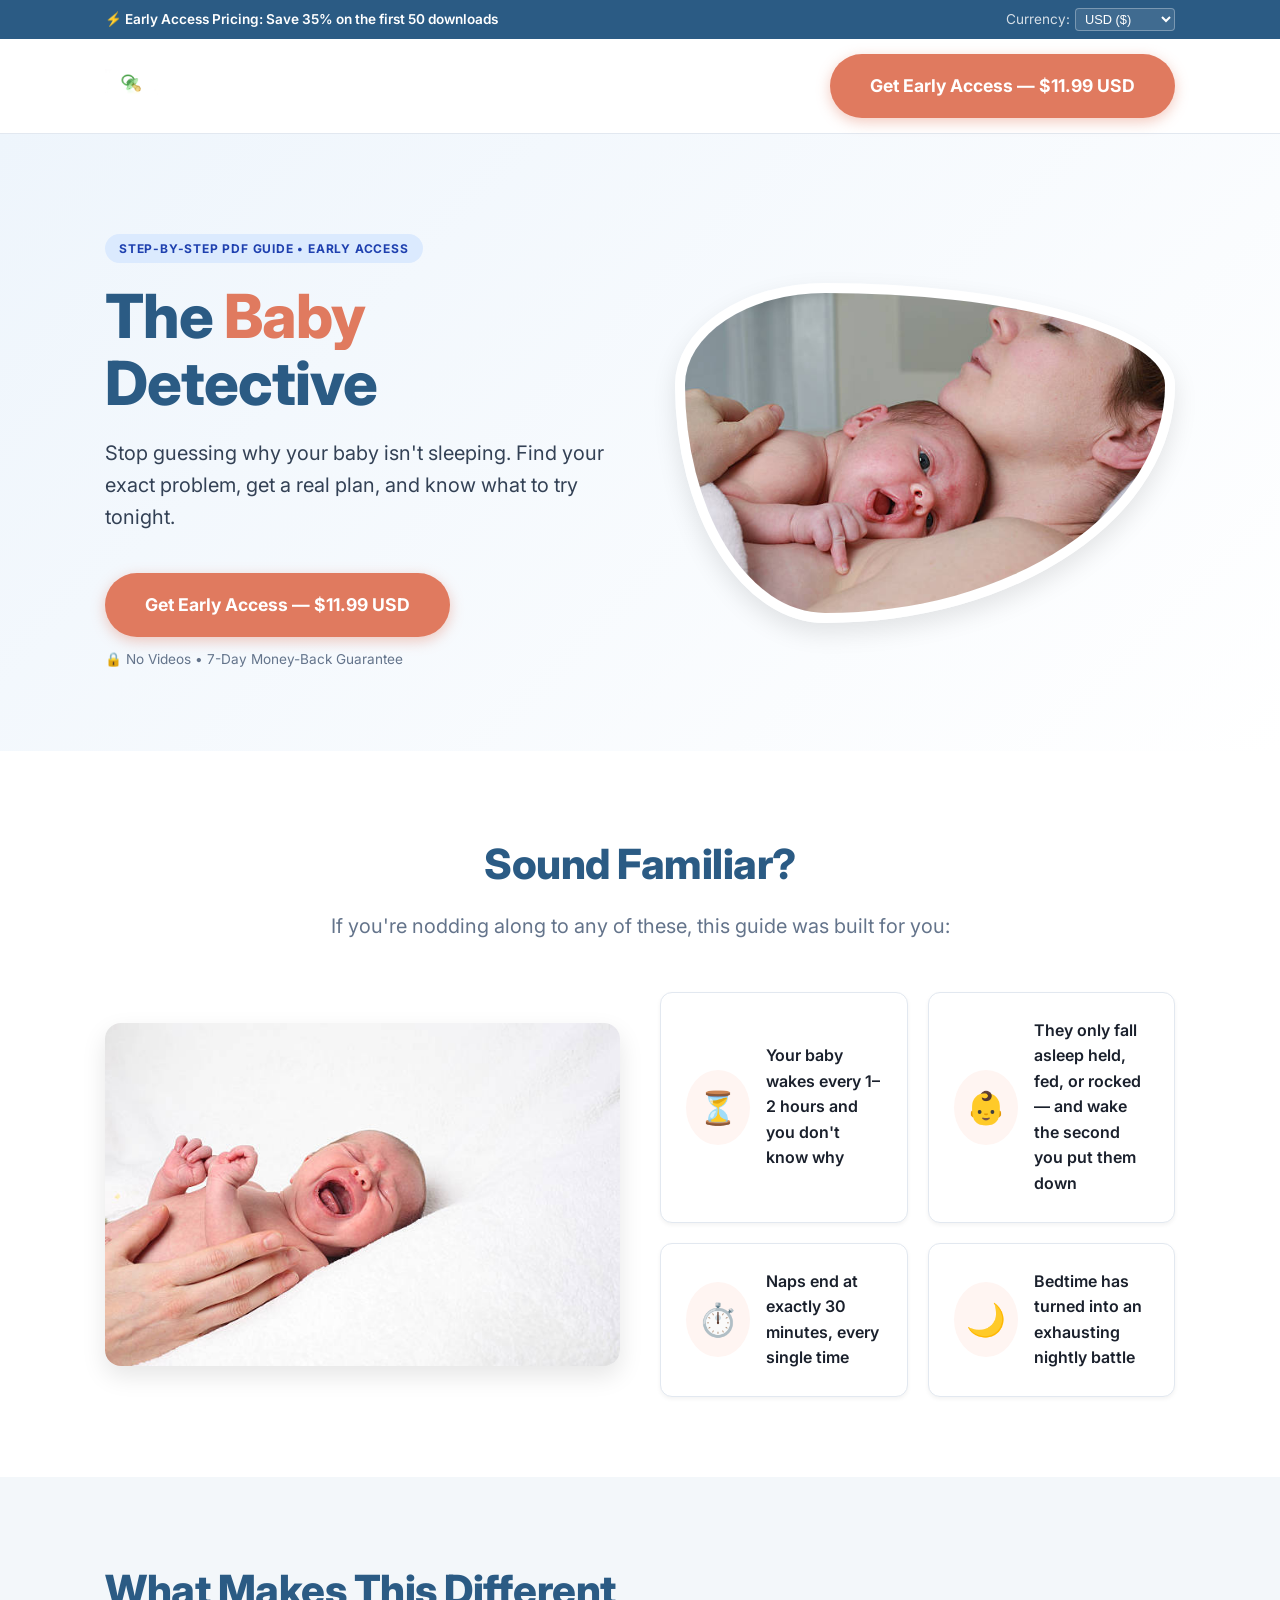
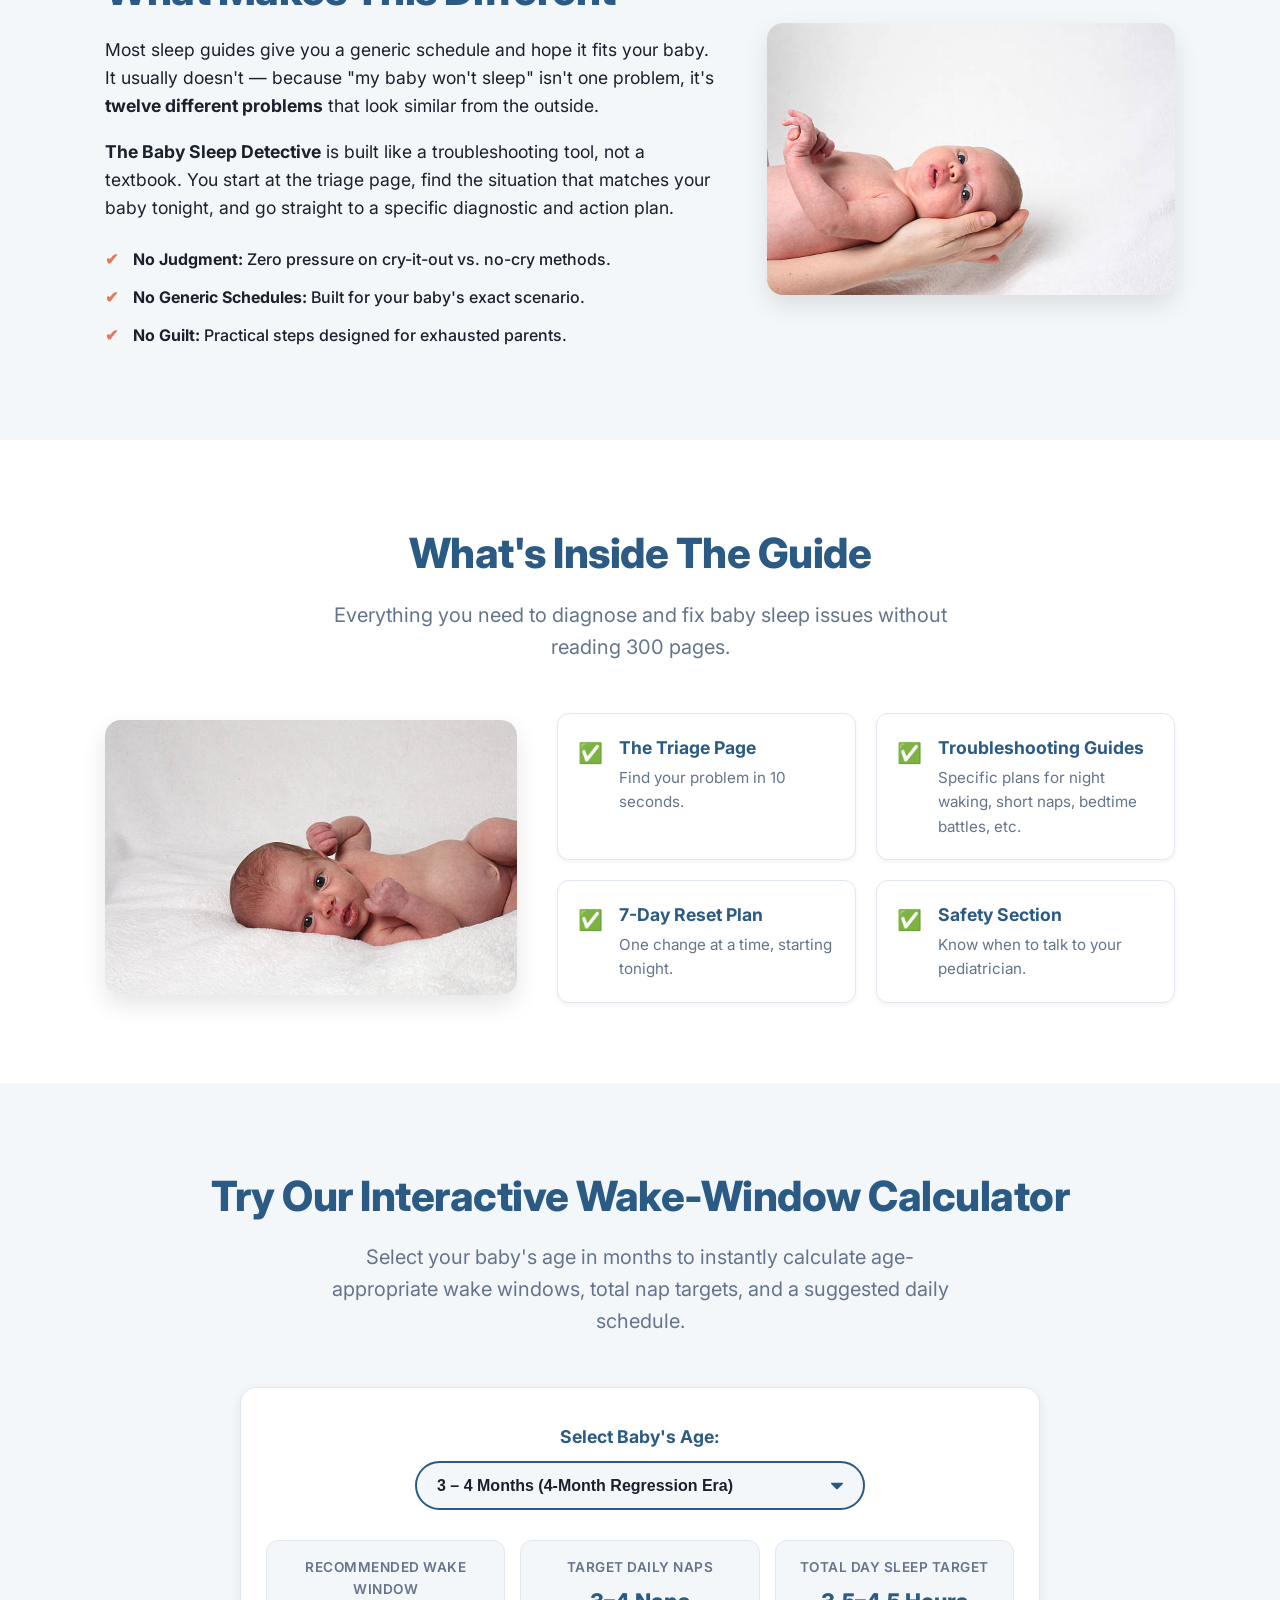
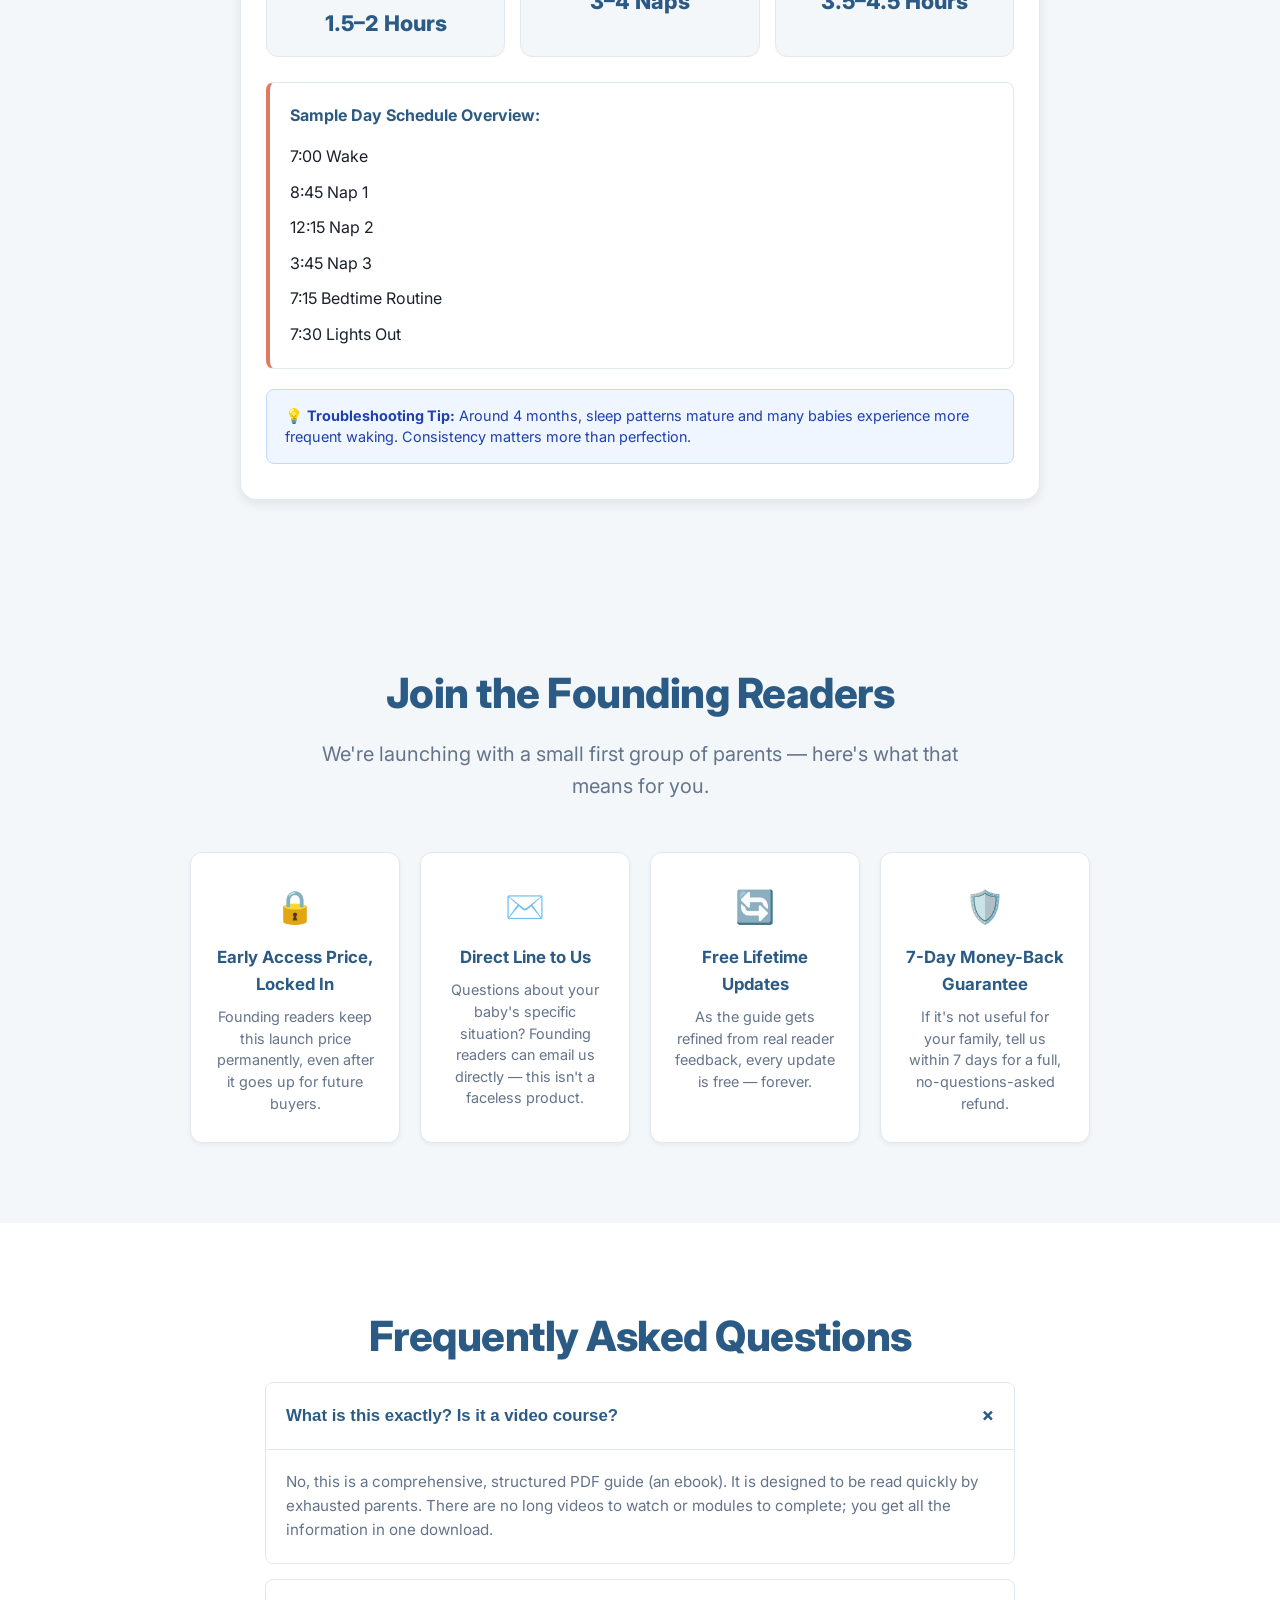
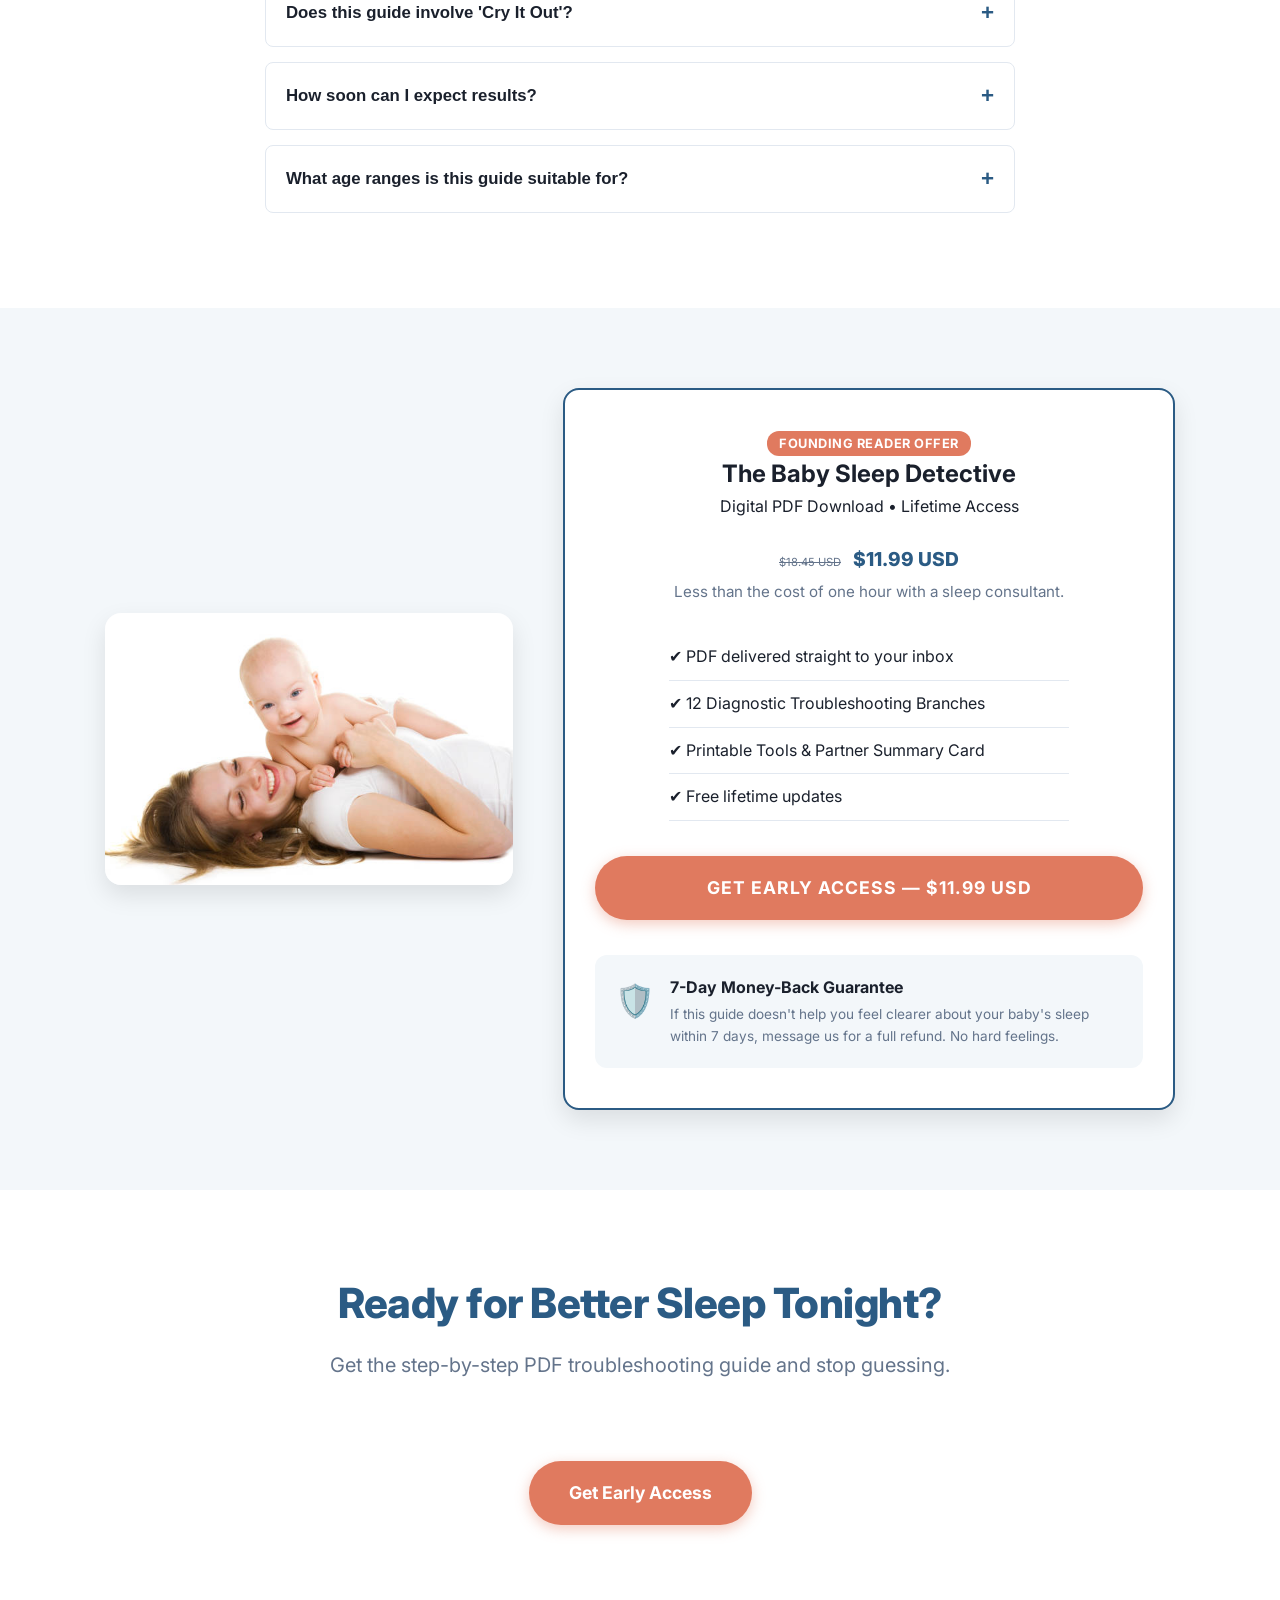
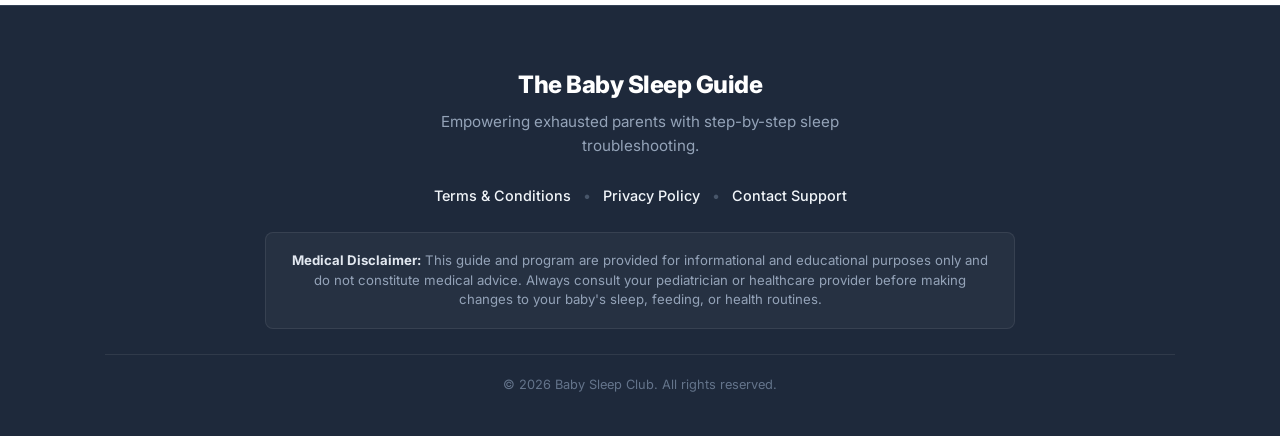
<file: baby.html>
<!DOCTYPE html>
<html lang="en">
<head>
  <meta charset="UTF-8" />
  <meta name="viewport" content="width=device-width, initial-scale=1.0" />

  <title>The Baby Sleep Detective — Baby & Toddler Sleep Troubleshooting Guide</title>

  <meta
    name="description"
    content="Stop guessing why your baby isn't sleeping. Find your exact problem, get a real plan, and know what to try tonight."
  />

  <link rel="preconnect" href="https://fonts.googleapis.com">
  <link rel="preconnect" href="https://fonts.gstatic.com" crossorigin>

  <link
    href="https://fonts.googleapis.com/css2?family=Inter:wght@400;500;600;700;800&display=swap"
    rel="stylesheet"
  >

  <link rel="stylesheet" href="baby.css" />
</head>

<body>

  <!-- TOP BAR -->
  <div class="top-bar">
    <div class="container top-bar-container">

    <span class="announcement-text">
  ⚡ Early Access Pricing: Save <span id="discount-percentage">35%</span>
  on the first 50 downloads
    </span>

      <div class="currency-selector-container">
        <label for="currency-select">Currency:</label>

        <select id="currency-select">
          <option value="USD">USD ($)</option>
          <option value="GBP">GBP (£)</option>
          <option value="EUR">EUR (€)</option>
          <option value="CAD">CAD (C$)</option>
          <option value="AUD">AUD (A$)</option>
          <option value="JPY">JPY (¥)</option>
          <option value="NGN">NGN (₦)</option>
          <option value="ZAR">ZAR (R)</option>
          <option value="GHS">GHS (GH₵)</option>
          <option value="KES">KES (KSh)</option>
          <option value="INR">INR (₹)</option>
        </select>
      </div>

    </div>
  </div>


  <!-- HEADER -->
  <header class="main-header">
    <div class="container header-container">

      <img
        src="./babylogo.jpg"
        alt="Baby Sleep Club Logo"
        class="logo"
      >

     <a
            href="https://selar.com/thebabysleepdetective"
            class="btn btn-primary btn-large cta-button"
          >
            Get Early Access —
            <span class="price-display" data-base-price="11.99">
              $11.99 USD
            </span>
          </a>

    </div>
  </header>


  <!-- HERO SECTION -->
  <section class="hero scroll-reveal">

    <div class="container hero-container">

      <div class="hero-content">

        <div class="badge">
          Step-by-Step PDF Guide • Early Access
        </div>

        <h1 class="hero-title">
          The
          <span class="word-rotate">
            <span>Baby</span>
            <span>Toddler</span>
            <span>Sleep</span>
          </span>
          Detective
        </h1>

        <p class="hero-subtitle">
          Stop guessing why your baby isn't sleeping. Find your exact problem,
          get a real plan, and know what to try tonight.
        </p>

        <div class="hero-cta-group">

          <a
            href="https://selar.com/thebabysleepdetective"
            class="btn btn-primary btn-large cta-button"
          >
            Get Early Access —
            <span class="price-display" data-base-price="11.99">
              $11.99 USD
            </span>
          </a>

          <span class="cta-subtext">
            🔒 No Videos • 7-Day Money-Back Guarantee
          </span>

        </div>

      </div>

      <div class="hero-image-container">
        <img
          src="./babymom.jpg"
          alt="Happy sleeping baby"
          class="hero-img"
        >
      </div>

    </div>

  </section>


  <!-- PROBLEM SECTION -->
  <section class="section problem-section scroll-reveal">

    <div class="container">

      <h2 class="section-title">Sound Familiar?</h2>

      <p class="section-lead">
        If you're nodding along to any of these, this guide was built for you:
      </p>

      <div class="problem-grid-wrapper">

        <div class="problem-grid">

          <div class="problem-card">
            <div class="problem-icon">⏳</div>
            <p>
              Your baby wakes every 1–2 hours and you don't know why
            </p>
          </div>

          <div class="problem-card">
            <div class="problem-icon">👶</div>
            <p>
              They only fall asleep held, fed, or rocked — and wake the second
              you put them down
            </p>
          </div>

          <div class="problem-card">
            <div class="problem-icon">⏱️</div>
            <p>
              Naps end at exactly 30 minutes, every single time
            </p>
          </div>

          <div class="problem-card">
            <div class="problem-icon">🌙</div>
            <p>
              Bedtime has turned into an exhausting nightly battle
            </p>
          </div>

        </div>

        <div class="section-side-image">
          <img
            src="./cry baby.jpg"
            alt="Tired baby rubbing eyes"
          >
        </div>

      </div>

    </div>

  </section>


  <!-- DIFFERENCE SECTION -->
  <section class="section difference-section bg-light scroll-reveal">

    <div class="container">

      <div class="difference-wrapper">

        <div class="difference-content">

          <h2 class="section-title text-left">
            What Makes This Different
          </h2>

          <p>
            Most sleep guides give you a generic schedule and hope it fits your
            baby. It usually doesn't — because "my baby won't sleep" isn't one
            problem, it's <strong>twelve different problems</strong> that look
            similar from the outside.
          </p>

          <p>
            <strong>The Baby Sleep Detective</strong> is built like a
            troubleshooting tool, not a textbook. You start at the triage page,
            find the situation that matches your baby tonight, and go straight
            to a specific diagnostic and action plan.
          </p>

          <ul class="value-bullets">
            <li>
              <strong>No Judgment:</strong>
              Zero pressure on cry-it-out vs. no-cry methods.
            </li>

            <li>
              <strong>No Generic Schedules:</strong>
              Built for your baby's exact scenario.
            </li>

            <li>
              <strong>No Guilt:</strong>
              Practical steps designed for exhausted parents.
            </li>
          </ul>

        </div>

        <div class="section-main-image">
          <img
            src="./sleepbaby.jpg"
            alt="Parent comforting a baby"
          >
        </div>

      </div>

    </div>

  </section>


  <!-- INSIDE THE GUIDE -->
  <section class="section inside-section scroll-reveal">

    <div class="container">

      <h2 class="section-title">What's Inside The Guide</h2>

      <p class="section-lead">
        Everything you need to diagnose and fix baby sleep issues without
        reading 300 pages.
      </p>

      <div class="inside-wrapper">

        <div class="section-side-image left-image">
          <img
            src="./intentbaby.jpg"
            alt="Baby looking intently"
          >
        </div>

        <div class="inside-grid">

          <div class="inside-card">
            <span class="check-icon">✅</span>
            <div>
              <h3>The Triage Page</h3>
              <p>Find your problem in 10 seconds.</p>
            </div>
          </div>

          <div class="inside-card">
            <span class="check-icon">✅</span>
            <div>
              <h3>Troubleshooting Guides</h3>
              <p>
                Specific plans for night waking, short naps, bedtime battles,
                etc.
              </p>
            </div>
          </div>

          <div class="inside-card">
            <span class="check-icon">✅</span>
            <div>
              <h3>7-Day Reset Plan</h3>
              <p>One change at a time, starting tonight.</p>
            </div>
          </div>

          <div class="inside-card">
            <span class="check-icon">✅</span>
            <div>
              <h3>Safety Section</h3>
              <p>Know when to talk to your pediatrician.</p>
            </div>
          </div>

        </div>

      </div>

    </div>

  </section>


  <!-- WAKE-WINDOW CALCULATOR -->
  <section
    class="section calculator-section bg-light scroll-reveal"
    id="calculator"
  >

    <div class="container">

      <h2 class="section-title">
        Try Our Interactive Wake-Window Calculator
      </h2>

      <p class="section-lead">
        Select your baby's age in months to instantly calculate age-appropriate
        wake windows, total nap targets, and a suggested daily schedule.
      </p>

      <div class="calculator-card">

        <div class="calculator-inputs">

          <label
            for="baby-age-select"
            class="calc-label"
          >
            Select Baby's Age:
          </label>

          <div class="select-wrapper">

            <select
              id="baby-age-select"
              class="calc-select"
            >
              <option value="0-2">
                0 – 2 Months (Newborn)
              </option>

              <option value="3-4" selected>
                3 – 4 Months (4-Month Regression Era)
              </option>

              <option value="5-6">
                5 – 6 Months (Transitioning to 3 Naps)
              </option>

              <option value="7-8">
                7 – 8 Months (Solid 2-Nap Schedule)
              </option>

              <option value="9-11">
                9 – 11 Months (Consolidating Day Sleep)
              </option>

              <option value="12-14">
                12 – 14 Months (12-Month Regression / 2 Naps)
              </option>

              <option value="15-18">
                15 – 18 Months (Transitioning to 1 Nap)
              </option>

              <option value="19-24">
                19 – 24+ Months (Solid 1-Nap Schedule)
              </option>
            </select>

          </div>

        </div>


        <div class="calculator-results">

          <div class="calc-result-metrics">

            <div class="metric-box">
              <span class="metric-label">
                Recommended Wake Window
              </span>

              <span
                class="metric-value"
                id="res-wake-window"
              >
                1.5 – 2 Hours
              </span>
            </div>

            <div class="metric-box">
              <span class="metric-label">
                Target Daily Naps
              </span>

              <span
                class="metric-value"
                id="res-nap-count"
              >
                3 – 4 Naps
              </span>
            </div>

            <div class="metric-box">
              <span class="metric-label">
                Total Day Sleep Target
              </span>

              <span
                class="metric-value"
                id="res-day-sleep"
              >
                3.5 – 4.5 Hours
              </span>
            </div>

          </div>


          <div class="calc-schedule-box">

            <h4 class="schedule-title">
              Sample Day Schedule Overview:
            </h4>

            <div
              class="schedule-timeline"
              id="res-schedule-list"
            >
              <!-- Dynamically populated by JavaScript -->
            </div>

          </div>


          <div class="calc-note-box">

            <p id="res-expert-tip">
              💡
              <strong>Troubleshooting Tip:</strong>
              If your baby wakes at the 30-minute mark on this schedule,
              their wake window may need adjustment.
              <em>The Baby Sleep Detective Guide</em>
              walks you through an adjustment process.
            </p>

          </div>

        </div>

      </div>

    </div>

  </section>


  <!-- FOUNDING READERS SECTION -->
  <section class="section proof-section bg-light scroll-reveal">

    <div class="container">

      <h2 class="section-title">
        Join the Founding Readers
      </h2>

      <p class="section-lead">
        We're launching with a small first group of parents — here's what that
        means for you.
      </p>

      <div class="founders-grid">

        <div class="founders-card">
          <div class="founders-icon">🔒</div>
          <h3>Early Access Price, Locked In</h3>
          <p>
            Founding readers keep this launch price permanently, even after it
            goes up for future buyers.
          </p>
        </div>

        <div class="founders-card">
          <div class="founders-icon">✉️</div>
          <h3>Direct Line to Us</h3>
          <p>
            Questions about your baby's specific situation? Founding readers
            can email us directly — this isn't a faceless product.
          </p>
        </div>

        <div class="founders-card">
          <div class="founders-icon">🔄</div>
          <h3>Free Lifetime Updates</h3>
          <p>
            As the guide gets refined from real reader feedback, every update
            is free — forever.
          </p>
        </div>

        <div class="founders-card">
          <div class="founders-icon">🛡️</div>
          <h3>7-Day Money-Back Guarantee</h3>
          <p>
            If it's not useful for your family, tell us within 7 days for a
            full, no-questions-asked refund.
          </p>
        </div>

      </div>

    </div>

  </section>


  <!-- FAQ SECTION -->
  <section class="section faq-section scroll-reveal">

    <div class="container">

      <h2 class="section-title">
        Frequently Asked Questions
      </h2>

      <div class="faq-container">

        <div class="faq-item active">

          <button class="faq-question">
            What is this exactly? Is it a video course?
          </button>

          <div class="faq-answer">
            <p>
              No, this is a comprehensive, structured PDF guide (an ebook).
              It is designed to be read quickly by exhausted parents. There
              are no long videos to watch or modules to complete; you get all
              the information in one download.
            </p>
          </div>

        </div>


        <div class="faq-item">

          <button class="faq-question">
            Does this guide involve 'Cry It Out'?
          </button>

          <div class="faq-answer">
            <p>
              The guide is built like a troubleshooting tool, not a
              method-specific philosophy. It helps you understand why sleep
              isn't happening. When it suggests solutions, it provides options
              suitable for different family preferences, allowing you to
              choose what fits your family.
            </p>
          </div>

        </div>


        <div class="faq-item">

          <button class="faq-question">
            How soon can I expect results?
          </button>

          <div class="faq-answer">
            <p>
              Every baby is different, so we can't promise a timeline. What
              the guide is designed to do is help you quickly identify what's
              actually disrupting your baby's sleep, so instead of guessing,
              you know what to try first.
            </p>
          </div>

        </div>


        <div class="faq-item">

          <button class="faq-question">
            What age ranges is this guide suitable for?
          </button>

          <div class="faq-answer">
            <p>
              The core troubleshooting framework applies from approximately
              4 months through the early toddler years. It includes specific
              sections on regressions, short naps, and bedtime battles relevant
              across these ages.
            </p>
          </div>

        </div>

      </div>

    </div>

  </section>
  
  <!-- PRICING SECTION -->
  <section
    id="pricing"
    class="section pricing-section bg-light scroll-reveal"
  >

    <div class="container pricing-container-main">

      <div class="section-side-image pricing-baby">

        <img
          src="./happymum1.jpg"
          alt="Baby sleeping peacefully"
        >

      </div>


      <div class="pricing-card">

        <div class="pricing-header">

          <span class="pricing-badge">
            Founding Reader Offer
          </span>

          <h2>
            The Baby Sleep Detective
          </h2>

          <p>
            Digital PDF Download • Lifetime Access
          </p>

        </div>


<div class="price-container">

  <span
    class="original-price price-display"
    data-price-type="original"
  >
    $18.45 USD
  </span>

  <span
    class="current-price price-display"
    data-base-price="11.99"
    data-price-type="current"
  >
    $11.99 USD
  </span>

</div>


        <p class="price-framing">
          Less than the cost of one hour with a sleep consultant.
        </p>


        <ul class="pricing-features">

          <li>
            ✔ PDF delivered straight to your inbox
          </li>

          <li>
            ✔ 12 Diagnostic Troubleshooting Branches
          </li>

          <li>
            ✔ Printable Tools & Partner Summary Card
          </li>

          <li>
            ✔ Free lifetime updates
          </li>

        </ul>


        <a
          href="https://selar.com/thebabysleepdetective"
          class="btn btn-primary btn-block btn-large checkout-btn"
        >
          Get Early Access —
          <span
            class="price-display"
            data-base-price="11.99"
          >
            $11.99.00 USD
          </span>
        </a>


        <div class="guarantee-box">

          <div class="guarantee-icon">🛡️</div>

          <div>

            <h4>
              7-Day Money-Back Guarantee
            </h4>

            <p>
              If this guide doesn't help you feel clearer about your baby's
              sleep within 7 days, message us for a full refund. No hard
              feelings.
            </p>

          </div>

        </div>

      </div>

    </div>

  </section>  <!-- FINAL CTA -->
  <section class="section final-cta scroll-reveal">

    <div class="container">

      <h2 class="section-title">
        Ready for Better Sleep Tonight?
      </h2>

      <p class="section-lead">
        Get the step-by-step PDF troubleshooting guide and stop guessing.
      </p>

      <a
        href="https://selar.com/thebabysleepdetective"
        class="btn btn-primary btn-large cta-button"
      >
        Get Early Access
      </a>

    </div>

  </section>


  <!-- MOBILE STICKY BAR -->
  <div
    class="sticky-bar"
    id="stickyBar"
  >

    <div class="sticky-info">

      <span class="sticky-title">
        Sleep Detective Guide
      </span>

   <span
  class="sticky-price price-display"
  data-base-price="11.99"
>
  $11.99 USD
</span>

    </div>

    <a
      href="https://selar.com/thebabysleepdetective"
      class="btn btn-primary btn-sm"
    >
      Get It
    </a>

  </div>


  <!-- FOOTER -->
  <footer class="main-footer scroll-reveal">

    <div class="container footer-container">

      <div class="footer-brand">

        <h3 class="footer-logo-text">
          The Baby Sleep Guide
        </h3>

        <p class="footer-tagline">
          Empowering exhausted parents with step-by-step sleep troubleshooting.
        </p>

      </div>


      <div class="footer-links">

        <a
          href="#terms-modal"
          class="footer-link-modal"
          data-modal="terms"
        >
          Terms & Conditions
        </a>

        <span class="footer-divider">•</span>

        <a
          href="#privacy-modal"
          class="footer-link-modal"
          data-modal="privacy"
        >
          Privacy Policy
        </a>

        <span class="footer-divider">•</span>

        <a
          href="mailto:damsolmhub@gmail.com"
          class="footer-link"
        >
          Contact Support
        </a>

      </div>


      <div class="footer-disclaimer">

        <p>
          <strong>Medical Disclaimer:</strong>
          This guide and program are provided for informational and educational
          purposes only and do not constitute medical advice. Always consult
          your pediatrician or healthcare provider before making changes to
          your baby's sleep, feeding, or health routines.
        </p>

      </div>


      <div class="footer-copyright">

        <p>
          © 2026 Baby Sleep Club. All rights reserved.
        </p>

      </div>

    </div>

  </footer>


  <!-- LEGAL MODAL -->
  <div
    class="legal-modal"
    id="legalModal"
    aria-hidden="true"
  >

    <div
      class="legal-modal-overlay"
      id="legalOverlay"
    ></div>

    <div class="legal-modal-content">

      <button
        class="legal-modal-close"
        id="legalClose"
        aria-label="Close modal"
      >
        &times;
      </button>

      <div id="legalModalBody">
        <!-- Content dynamically injected by JavaScript -->
      </div>

    </div>

  </div>


  <!-- JAVASCRIPT -->
  <script src="baby.js"></script>

</body>
</html>
</file>
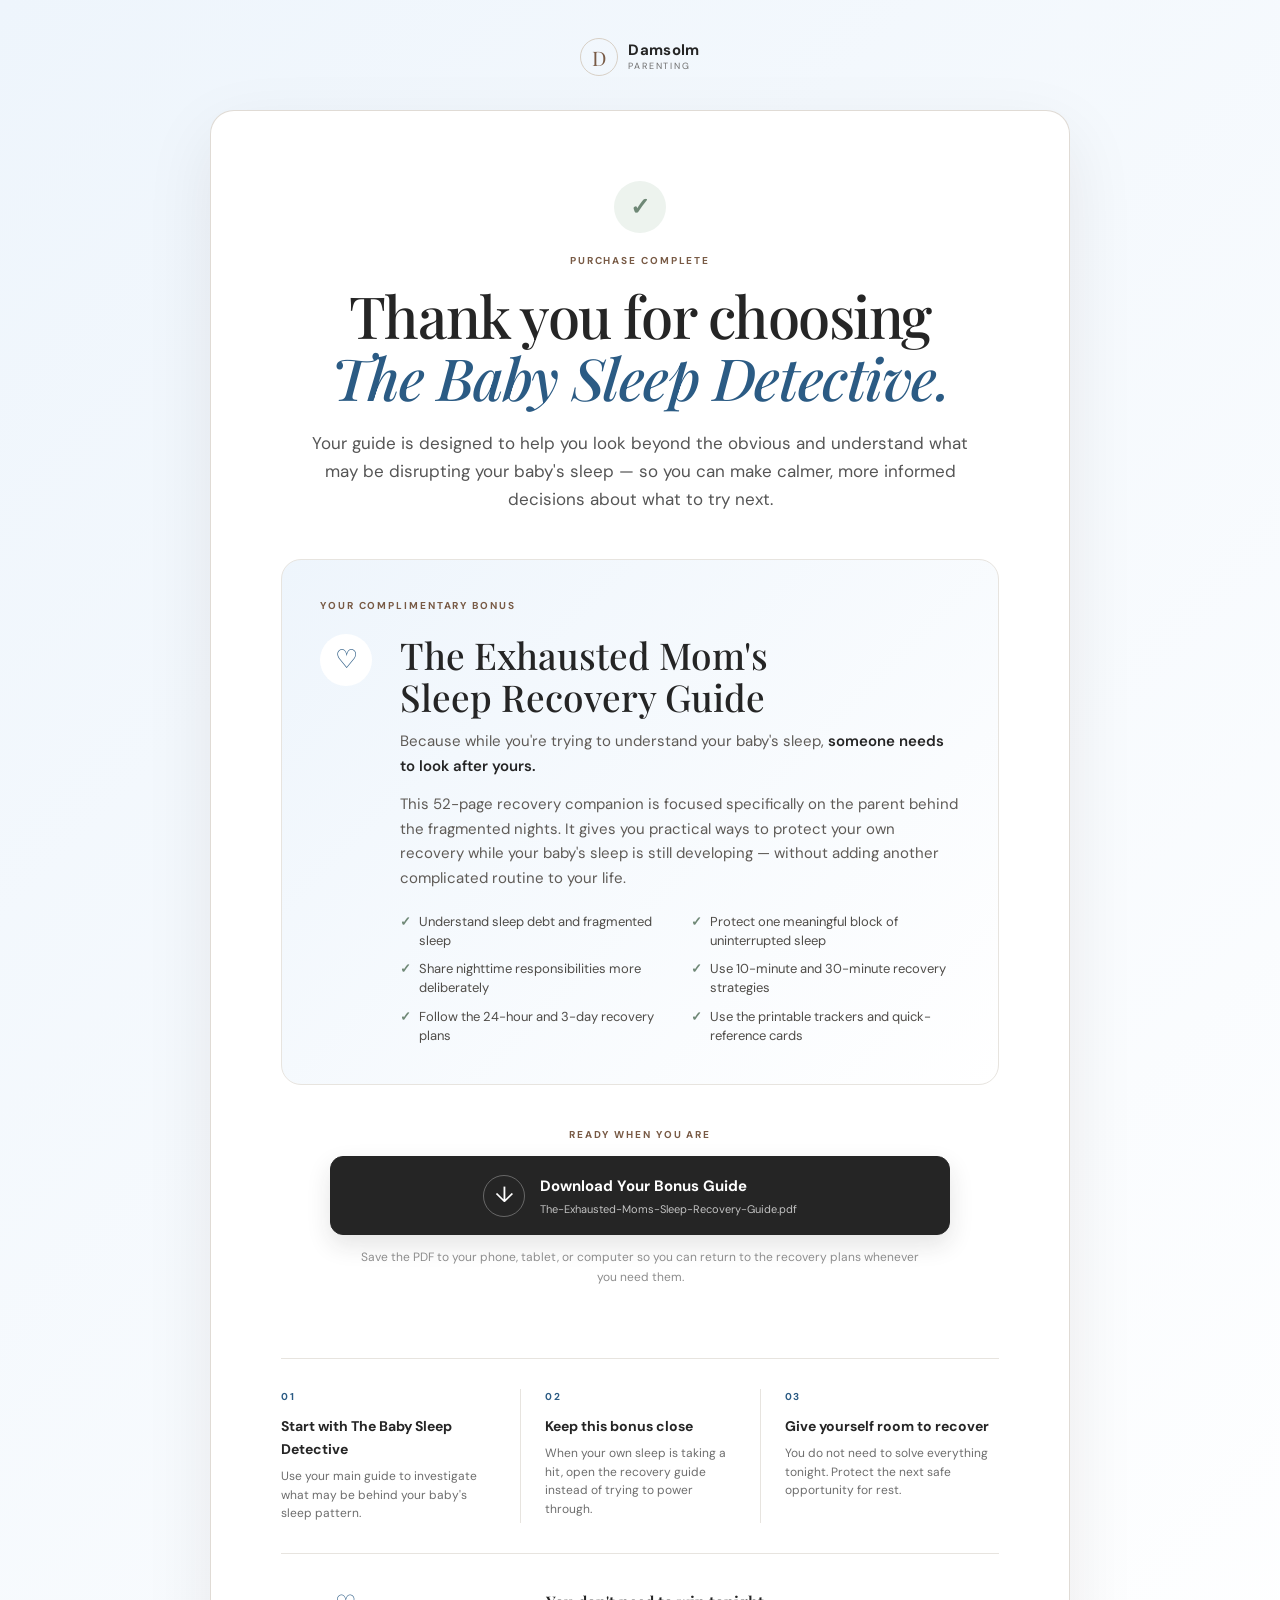
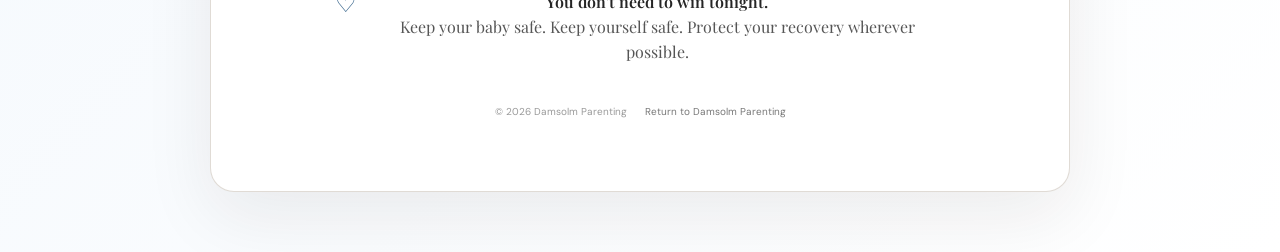
<file: thank-you.html>
<!DOCTYPE html>
<html lang="en">
<head>
  <meta charset="UTF-8" />
  <meta name="viewport" content="width=device-width, initial-scale=1.0" />
  <meta name="description" content="Thank you for purchasing The Baby Sleep Detective. Download your complimentary Exhausted Mom's Sleep Recovery Guide." />
  <title>Thank You — The Baby Sleep Detective | Damsolm Parenting</title>

  <!-- Google Fonts: clean editorial/healthcare look -->
  <link rel="preconnect" href="https://fonts.googleapis.com">
  <link rel="preconnect" href="https://fonts.gstatic.com" crossorigin>
  <link href="https://fonts.googleapis.com/css2?family=DM+Sans:wght@400;500;600;700&family=Playfair+Display:wght@500;600&display=swap" rel="stylesheet">

  <link rel="stylesheet" href="thank-you.css" />
</head>

<body>
  <main class="page-shell">

    <header class="brand-header">
      <a class="brand" href="https://damsolmhub.com/baby" aria-label="Damsolm Parenting home">
        <span class="brand-mark">D</span>
        <span class="brand-name">
          <strong>Damsolm</strong>
          <small>Parenting</small>
        </span>
      </a>
    </header>

    <section class="thank-you-card" aria-labelledby="thank-you-title">
      <div class="success-icon" aria-hidden="true">✓</div>

      <p class="eyebrow">PURCHASE COMPLETE</p>

      <h1 id="thank-you-title">
        Thank you for choosing<br>
        <em>The Baby Sleep Detective.</em>
      </h1>

      <p class="intro">
        Your guide is designed to help you look beyond the obvious and understand
        what may be disrupting your baby's sleep — so you can make calmer,
        more informed decisions about what to try next.
      </p>

      <div class="bonus-card">
        <div class="bonus-label">YOUR COMPLIMENTARY BONUS</div>

        <div class="bonus-content">
          <div class="bonus-icon" aria-hidden="true">♡</div>

          <div>
            <h2>The Exhausted Mom's<br class="desktop-only"> Sleep Recovery Guide</h2>

            <p>
              Because while you're trying to understand your baby's sleep,
              <strong>someone needs to look after yours.</strong>
            </p>

            <p class="bonus-detail">
              This 52-page recovery companion is focused specifically on the
              parent behind the fragmented nights. It gives you practical ways
              to protect your own recovery while your baby's sleep is still
              developing — without adding another complicated routine to your life.
            </p>

            <ul class="feature-list">
              <li><span>✓</span> Understand sleep debt and fragmented sleep</li>
              <li><span>✓</span> Protect one meaningful block of uninterrupted sleep</li>
              <li><span>✓</span> Share nighttime responsibilities more deliberately</li>
              <li><span>✓</span> Use 10-minute and 30-minute recovery strategies</li>
              <li><span>✓</span> Follow the 24-hour and 3-day recovery plans</li>
              <li><span>✓</span> Use the printable trackers and quick-reference cards</li>
            </ul>
          </div>
        </div>
      </div>

      <div class="download-area">
        <p class="download-kicker">READY WHEN YOU ARE</p>

        <a
          class="download-button"
          href="./The_Exhausted_Moms_Sleep_Recovery_Guide.pdf"
          download="The_Exhausted_Moms_Sleep_Recovery_Guide.pdf"
          id="downloadButton"
        >
          <span class="download-arrow" aria-hidden="true">↓</span>
          <span>
            <strong>Download Your Bonus Guide</strong>
            <small>The-Exhausted-Moms-Sleep-Recovery-Guide.pdf</small>
          </span>
        </a>

        <p class="download-note">
          Save the PDF to your phone, tablet, or computer so you can return to
          the recovery plans whenever you need them.
        </p>

        <div class="download-status" id="downloadStatus" role="status" aria-live="polite"></div>
      </div>

      <div class="what-next">
        <div>
          <span class="step-number">01</span>
          <strong>Start with The Baby Sleep Detective</strong>
          <p>Use your main guide to investigate what may be behind your baby's sleep pattern.</p>
        </div>

        <div>
          <span class="step-number">02</span>
          <strong>Keep this bonus close</strong>
          <p>When your own sleep is taking a hit, open the recovery guide instead of trying to power through.</p>
        </div>

        <div>
          <span class="step-number">03</span>
          <strong>Give yourself room to recover</strong>
          <p>You do not need to solve everything tonight. Protect the next safe opportunity for rest.</p>
        </div>
      </div>

      <div class="closing-note">
        <span>♡</span>
        <p>
          <strong>You don't need to win tonight.</strong><br>
          Keep your baby safe. Keep yourself safe. Protect your recovery wherever possible.
        </p>
      </div>

      <footer class="page-footer">
        <p>© <span id="year"></span> Damsolm Parenting</p>
        <a href="https://damsolmhub.com/baby">Return to Damsolm Parenting</a>
      </footer>
    </section>

  </main>

  <script src="thank-you.js"></script>
</body>
</html>
</file>
<file: style.css>
@import url("https://fonts.googleapis.com/css2?family=Montserrat:wght@300;400;500;600;700&display=swap");
* {
  margin: 0;
  padding: 0;
  border: 0;
  outline: 0;
  list-style: none;
  text-decoration: none;
  box-sizing: border-box;
}

html {
  scroll-behavior: smooth;
}

body {
  font-family: "Montserrat", sans-serif;
  line-height: 1.5;
  color: rgba(12, 3, 27, 0.7);
  background: rgba(76, 201, 240, 0.1);
  user-select: none;
}

.container {
  width: 82%;
  margin: 0 auto;
}

img {
  display: block;
  width: 100%;
  object-fit: cover;
}

h1, h2, h3, h4, h5 {
  line-height: 1.2;
}

section {
  margin-top: 6rem;
}
section > h2 {
  text-align: center;
}
section > p {
  text-align: center;
  width: 45%;
  margin: 0.6rem auto 2.5rem;
}

/* --- NEW REVEAL ANIMATION STYLES --- */
.scroll-reveal {
  opacity: 0;
  transform: translateY(40px); /* Shifts the section down slightly */
  transition: opacity 1.2s ease-out, transform 1.2s ease-out;
  will-change: opacity, transform; /* Optimizes rendering performance */
}

/* Class injected by JavaScript when section enters viewport */
.scroll-reveal.revealed {
  opacity: 1;
  transform: translateY(0);
}

.btn {
  display: inline-block;
  width: fit-content;
  padding: 0.75rem 1rem;
  border-radius: 0.4rem;
  background: #f72585;
  color: #ffffff;
  cursor: pointer;
  transition: all 400ms ease;
}
.btn:hover {
  background: ligthen(#f72585, 8%);
  box-shadow: 0 1rem 1.6rem rgba(12, 3, 27, 0.15);
}

.btn-primary {
  display: inline-block;
  width: fit-content;
  padding: 0.75rem 1rem;
  border-radius: 0.4rem;
  background: #480ca8;
  color: #ffffff;
  cursor: pointer;
  transition: all 400ms ease;
}
.btn-primary:hover {
  background: ligthen(#480ca8, 8%);
  box-shadow: 0 1rem 1.6rem rgba(12, 3, 27, 0.15);
}

/* ==============================MEDIA QUERIES (MEDIUM SCREEN)==========================*/
@media screen and (max-width: 1024px) {
  .container {
    width: 90%;
  }
  section > p {
    width: 55%;
  }
}
@media screen and (max-width: 600px) {
  .section {
    width: 90%;
  }
}
/* nav {
  width: 100vw;
  height: 5rem;
  position: fixed;
  z-index: 10;
  display: grid;
  place-items: center;
  background: linear-gradient(135deg, #480ca8, #4cc9f0);
  color: #ffffff;
  box-shadow: 0 1rem 1rem rgba(12, 3, 27, 0.1);
}
nav h1, nav h2, nav h3, nav h4, nav h5 {
  color: #ffffff;
}
nav.window-scroll {
  background: #ffffff;
}
nav.window-scroll .container button {
  color: #0c031b;
}
nav.window-scroll .container a {
  color: #0c031b;
}
nav.window-scroll .container a > h3 {
  color: #0c031b;
}
nav .container {
  display: flex;
  justify-content: space-between;
  align-items: center;
}
nav .container ul {
  display: flex;
  gap: 3rem;
  align-items: center;
}
nav .container button {
  display: none;
}
nav .container a {
  color: #ffffff;
  font-weight: 400;
  font-size: 0.9rem;
}
nav .container .nav__logo h3 {
  color: #ffffff;
}

/* ==============================MEDIA QUERIES (MEDIUM SCREEN)==========================*/
/* @media screen and (max-width: 1024px) {
  nav .container button {
    display: inline-block;
    background: transparent;
    color: #ffffff;
    font-size: 2rem;
    cursor: pointer;
  }
  nav .container button#close__nav-btn {
    display: none;
  }
  nav .container ul {
    position: fixed;
    right: 5%;
    top: 5rem;
    flex-direction: column;
    align-items: flex-start;
    gap: 0;
    display: none;
    perspective: 350px;
  }
  nav .container ul li {
    width: 100%;
    opacity: 0;
    animation: flipNavItem 400ms ease forwards;
    transform-origin: top;
  }
  nav .container ul li:nth-child(2) {
    animation-delay: 200ms;
  }
  nav .container ul li:nth-child(3) {
    animation-delay: 300ms;
  }
  nav .container ul li:nth-child(4) {
    animation-delay: 400ms;
  }
  nav .container ul li:nth-child(5) {
    animation-delay: 500ms;
  }
  @keyframes flipNavItem {
    from {
      transform: rotateX(90deg);
    }
    to {
      transform: rotateX(0deg);
      opacity: 1;
    }
  }
  nav .container ul a {
    color: #ffffff;
    height: 100%;
    display: block;
    padding: 1.5rem 2rem;
    border-radius: 0;
    background: linear-gradient(#4cc9f0, #14b8eb);
  }
  nav .container ul a.btn {
    background: #f72585;
  }
}  */

nav {
  width: 100vw;
  height: 5rem;
  position: fixed;
  z-index: 10;
  display: grid;
  place-items: center;
  background: linear-gradient(135deg, #480ca8, #4cc9f0);
  color: #ffffff;
  box-shadow: 0 1rem 1rem rgba(12, 3, 27, 0.1);
}
nav h1, nav h2, nav h3, nav h4, nav h5 {
  color: #ffffff;
}
nav.window-scroll {
  background: #ffffff;
}
nav.window-scroll .container button {
  color: #0c031b;
}
nav.window-scroll .container a {
  color: #0c031b;
}
nav.window-scroll .container a > h3 {
  color: #0c031b;
}

/* Scroll adaptation for currency selector */
nav.window-scroll .currency-dropdown {
  border-color: #0c031b;
  color: #ffffff;
  background: #480ca8; /* Solid contrast when header turns white */
}

nav .container {
  display: flex;
  justify-content: space-between;
  align-items: center;
}
nav .container ul {
  display: flex;
  gap: 3rem;
  align-items: center;
}
nav .container button {
  display: none;
}
nav .container a {
  color: #ffffff;
  font-weight: 400;
  font-size: 0.9rem;
}
nav .container .nav__logo h3 {
  color: #ffffff;
}

/* ================= NAV CONTROLS & CURRENCY SELECTOR ================= */
.nav__controls {
  display: flex;
  align-items: center;
  gap: 0.75rem;
}

/* Matches link styling & mobile dropdown gradient */
.currency-dropdown {
  background: linear-gradient(135deg, #480ca8, #4cc9f0);
  color: #ffffff;
  border: 1px solid rgba(255, 255, 255, 0.3);
  padding: 0.4rem 0.6rem;
  border-radius: 0.4rem;
  font-size: 0.85rem;
  font-weight: 600;
  cursor: pointer;
  outline: none;
  transition: all 300ms ease;
}

.currency-dropdown option {
  background: #480ca8;
  color: #ffffff;
}

/* ================= MEDIA QUERIES (MEDIUM SCREEN) ================= */
@media screen and (max-width: 1024px) {
  nav .container button {
    display: inline-block;
    background: transparent;
    color: #ffffff;
    font-size: 2rem;
    cursor: pointer;
  }
  nav .container button#close__nav-btn {
    display: none;
  }

  /* Adopt exact gradient from #nav__items li a on mobile */
  .currency-dropdown {
    background: linear-gradient(#4cc9f0, #14b8eb);
    border: none;
    padding: 0.5rem 0.75rem;
    font-weight: 700;
    box-shadow: 0 4px 6px rgba(0, 0, 0, 0.1);
  }

  nav .container ul {
    position: fixed;
    right: 5%;
    top: 5rem;
    flex-direction: column;
    align-items: flex-start;
    gap: 0;
    display: none;
    perspective: 350px;
  }
  nav .container ul li {
    width: 100%;
    opacity: 0;
    animation: flipNavItem 400ms ease forwards;
    transform-origin: top;
  }
  nav .container ul li:nth-child(2) {
    animation-delay: 200ms;
  }
  nav .container ul li:nth-child(3) {
    animation-delay: 300ms;
  }
  nav .container ul li:nth-child(4) {
    animation-delay: 400ms;
  }
  nav .container ul li:nth-child(5) {
    animation-delay: 500ms;
  }
  @keyframes flipNavItem {
    from {
      transform: rotateX(90deg);
    }
    to {
      transform: rotateX(0deg);
      opacity: 1;
    }
  }
  nav .container ul a {
    color: #ffffff;
    height: 100%;
    display: block;
    padding: 1.5rem 2rem;
    border-radius: 0;
    background: linear-gradient(#4cc9f0, #14b8eb);
  }
  nav .container ul a.btn {
    background: #f72585;
  }
}






header {
  background: linear-gradient(135deg, #480ca8, #4cc9f0);
  color: #ffffff;
  height: 100vh;
  display: grid;
  place-items: center;
  overflow: hidden;
  margin-bottom: 7rem;
}
header h1, header h2, header h3, header h4, header h5 {
  color: #ffffff;
}
header .container {
  margin-top: 3rem;
  display: grid;
  grid-template-columns: 46% 52%;
  gap: 18%;
  align-items: center;
  justify-content: space-between;
}
header .container .header__content h1 {
  font-size: 1.5rem;
  line-height: 1.1;
  letter-spacing: -3px;
  color: #ffffff;
  font-weight: 300;
}
header .container .header__content p {
  margin: 1rem 0 2rem;
  color: rgba(255, 255, 255, 0.7);
  font-size: 1.1rem;
}

.hero-benefits {
  display: flex;
  flex-wrap: wrap;
  justify-content: center;
  align-items: center;
  gap: 0.5rem; /* Tight spacing around separators */
  margin: 0 0 1.5rem 0;
  font-weight: 600;
  font-size: 0.95rem;
  color: #1f2937;
}


/* Optional styling to make the separator subtly lower contrast */
.hero-benefits span {
  color: #9ca3af;
  font-weight: 400;
}

.white-tick {
  display: inline-flex;
  align-items: center;
  justify-content: center;
  width: 1.1rem;
  height: 1.1rem;
  background-color:  #f72585; 
  color: #ffffff; /* White checkmark */
  border-radius: 50%;
  font-size: 0.75rem;
  font-weight: 900;
  margin-right: 0.25rem;
}
header .container .header__image {
  width: 40rem;
  height: 30rem;
  margin: 0 auto;
}
header .container .header__image img {
  border-radius: 1rem;
  width: 25rem;
  height: 30rem;
}


/* Container alignment */
/* .container {
  max-width: 82%;
  margin: 0 auto;
  padding: 0 1.5rem;
} */

/* Common Section Styling */
.section-tag {
  display: inline-block;
  text-transform: uppercase;
  font-size: 0.8rem;
  font-weight: 700;
  letter-spacing: 1px;
  color: #2563eb;
  margin-bottom: 0.5rem;
}

.section-title {
  font-size: clamp(1.75rem, 3vw, 2.5rem);
  font-weight: 800;
  color: #111827;
  margin-bottom: 0.75rem;
}

.section-subtitle {
  font-size: 1.05rem;
  color: #4b5563;
  max-width: 700px;
  margin-bottom: 2rem;
  line-height: 1.6;
}

.section-divider {
  border: 0;
  height: 1px;
  background: #e5e7eb;
  margin: 3.5rem 0;
}

/* Section 3: Comparison Cards */
.comparison-grid {
  display: grid;
  grid-template-columns: repeat(auto-fit, minmax(280px, 1fr));
  gap: 1.5rem;
}

.comparison-card {
  border-radius: 0.75rem;
  padding: 1.5rem;
  border: 1px solid #e5e7eb;
}

.card-negative {
  background-color: #f9fafb;
}

.card-positive {
  background-color: #ffffff;
  border-color: #2563eb;
  box-shadow: 0 4px 12px rgba(37, 99, 235, 0.08);
}

.card-header {
  display: flex;
  align-items: center;
  gap: 0.75rem;
  margin-bottom: 1rem;
}

.card-header h3 {
  font-size: 1.2rem;
  color: #111827;
}

.comparison-list {
  list-style: none;
  padding: 0;
  margin: 0;
}

.comparison-list li {
  padding: 0.5rem 0;
  color: #374151;
  font-size: 0.95rem;
  border-bottom: 1px dashed #f3f4f6;
}

/* Section 4: Audience Cards Grid */
.audience-grid {
  display: grid;
  grid-template-columns: repeat(auto-fit, minmax(230px, 1fr));
  gap: 1.25rem;
}

.audience-card {
  display: flex;
  align-items: flex-start;
  gap: 0.75rem;
  padding: 1.25rem;
  background-color: #f9fafb;
  border-radius: 0.5rem;
  border: 1px solid #f3f4f6;
}

.audience-card .white-tick {
  margin-top: 0.2rem;
  flex-shrink: 0;
}

.audience-text h4 {
  margin: 0 0 0.25rem 0;
  font-size: 1rem;
  color: #111827;
}

.audience-text p {
  margin: 0;
  font-size: 0.875rem;
  color: #6b7280;
  line-height: 1.4;
}

/* ================= PRODUCT CATEGORY FILTERS ================= */
.product__filters {
    display: flex;
    justify-content: center;
    align-items: center;
    gap: 1rem;
    margin: 2rem auto 3rem auto;
    flex-wrap: wrap;
    max-width: 600px;
}

.filter-btn {
    background: #fff; /* Coordinates with your dark theme container color */
    color: #000;
    border: 1px solid lightgray;
    padding: 0.6rem 1.5rem;
    font-size: 0.9rem;
    font-weight: 600;
    border-radius: 30px;
    cursor: pointer;
    text-transform: uppercase;
    transition: all 0.3s ease;
}

.filter-btn:hover {
    background: #2D324D;
    color: #fff;
    border-color: #fff;
}
.filter-btn.active {
    background: #00A2ED; /* Highlighting active brand color when targeted */
    color: #fff;
    border-color: #00A2ED;
    box-shadow: 0 4px 15px rgba(0, 162, 237, 0.3);
}

@media screen and (max-width: 600px) {
    .product__filters {
        gap: 0.5rem;
        margin-bottom: 2rem;
    }
    .filter-btn {
        padding: 0.5rem 1.2rem;
        font-size: 0.8rem;
    }
}

/* ================= ALL PRODUCTS BUTTON CENTER ================= */
.btn__all-products {
    display: block;          /* Changes the anchor from inline to block level */
    width: max-content;      /* Shrinks the button width tightly to fit just the text */
    margin: 3rem auto 0 auto; /* Centering trick: 'auto' on left/right shifts it perfectly to the middle */
    text-align: center;
    text-decoration: none;
    
    /* Optional visual polish to match a premium corporate UI layout */
    padding: 0.8rem 2rem;
    background: #00A2ED;
    color: #fff;
    border-radius: 5px;
    font-weight: 600;
    transition: background 0.3s ease;
}

.btn__all-products:hover {
    background: #0081BD;    /* Darkens smoothly on hover states */
}




/* Section Wrapper */
.outcomes-section {
  padding: 80px 20px;
  /* background:#ffffff; */
  min-height: 100vh;
  display: flex;
  align-items: center;
}

/* .container {
  max-width: 1100px;
  margin: 0 auto;
  width: 100%;
} */

/* Header Styling */
.section-header {
  text-align: center;
  margin-bottom: 50px;
}

.badge {
  display: inline-block;
  padding: 6px 16px;
  background:  #ffffff;
  border: 1px solid lightgray;
  color: #000;
  font-size: 0.85rem;
  font-weight: 600;
  border-radius: 20px;
  text-transform: uppercase;
  letter-spacing: 1px;
  margin-bottom: 16px;
}

.title {
  font-size: 2.5rem;
  font-weight: 800;
  letter-spacing: -0.02em;
  margin-bottom: 12px;
}

.title .highlight {
  color: #38BDF8;
}

.subtitle {
  font-size: 1.2rem;
  color: #4b5563;
  font-weight: 500;
}

.outcomes-grid {
  display: grid;
  grid-template-columns: 1fr; /* 1 column on mobile */
  gap: 18px;
}

@media (min-width: 600px) {
  .outcomes-grid {
    grid-template-columns: repeat(4, 1fr); /* 4 columns on desktop */
  }
}

/* Individual Card */
.outcome-card {
  background:  linear-gradient(135deg, #480ca8, #4cc9f0);
  border: 1px solid rgba(255, 255, 255, 0.1);
  border-radius: 16px;
  padding: 32px 24px;
  backdrop-filter: blur(12px);
  display: flex;
  flex-direction: column;
  justify-content: space-between;
  transition: all 0.3s cubic-bezier(0.4, 0, 0.2, 1);
  position: relative;
  overflow: hidden;
  opacity: 0;
  transform: translateY(30px);
}

.outcome-card::before {
  content: '';
  position: absolute;
  top: 0;
  left: 0;
  width: 100%;
  height: 4px;
  background: #f72585;
  opacity: 0;
  transition: all 0.3s cubic-bezier(0.4, 0, 0.2, 1);
}

.outcome-card:hover {
  transform: translateY(-8px);
  border-color: rgba(99, 102, 241, 0.5);
  box-shadow: 0 20px 30px -10px rgba(0, 0, 0, 0.5);
}

.outcome-card:hover::before {
  opacity: 1;
}

/* Card Elements */
.card-icon {
  font-size: 2.8rem;
  margin-bottom: 20px;
  display: inline-block;
  transition: transform 0.3s ease;
}

.outcome-card:hover .card-icon {
  transform: scale(1.15) rotate(-5deg);
}

.card-content h3 {
  font-size: 1.25rem;
  font-weight: 700;
  margin-bottom: 10px;
  color: #F8FAFC;
}

.card-content p {
  font-size: 0.95rem;
  color: #ffffff;
  line-height: 1.5;
}

.card-footer {
  margin-top: 24px;
  padding-top: 16px;
  border-top: 1px solid rgba(255, 255, 255, 0.05);
}

.step-tag {
  font-size: 0.75rem;
  font-weight: 700;
  color: #f72585;
  text-transform: uppercase;
  letter-spacing: 0.05em;
}

/* Animation trigger class */
.outcome-card.show {
  opacity: 1;
  transform: translateY(0);
}

/* Responsive Styles */
@media (max-width: 768px) {
  .title {
    font-size: 2rem;
  }
  
  .subtitle {
    font-size: 1rem;
  }
  
  .outcomes-grid {
    grid-template-columns: 1fr;
  }
}



/* ==============================MEDIA QUERIES (MEDIUM SCREEN)==========================*/
@media screen and (max-width: 1024px) {
  header {
    height: 60vh;
  }
  header .container {
    gap: 2%;
  }
  header .container .header__content h1 {
    font-size: 2.5rem;
  }
  header .container .header__image {
    width: 8rem;
  }
  header .container .header__image img {
    border-radius: 1rem;
    width: 15rem;
    height: 30rem;
  }
}



/* ==============================MEDIA QUERIES (MEDIUM SCREEN)==========================*/
@media screen and (max-width: 600px) {
  header {
    height: 55rem; /* Change from 100vh to auto so the image doesn't overflow the screen height on small devices */
    padding-top: 3rem;
    padding-bottom: 3rem;
  }
  header .container {
    grid-template-columns: 1fr;
    text-align: center;
    justify-content: center;
  }
  header .container .header__content {
    line-height: 1.4;
  }
  
  /* 1. ADJUST THE PARENT CONTAINER */
  header .container .header__image {
    width: 100%;       /* Allow the wrapper to scale up to the available content width */
    max-width: 25rem;  /* Sets an optional upper limit so it doesn't get uncomfortably massive on tablets */
    margin: 2rem auto 0 auto; /* Added top margin to separate it cleanly from the text above */
  }
  
  /* 2. ADJUST THE IMAGE ITSELF TO FIT 100% CONTENT */
  header .container .header__image img {
    width: 100%;       /* Spans exactly 100% of its container's width */
    height: auto;      /* Maintains its original, true aspect ratio without clipping */
    object-fit: contain; /* Guarantees the entire image fits inside without hiding any part */
    display: block;
  }
}

#services .container {
  display: grid;
  grid-template-columns: repeat(3, 1fr);
  gap: 2rem;
}
#services .container article {
  background: linear-gradient(135deg, #480ca8, #4cc9f0);
  color: #ffffff;
  padding: 1.5rem;
  border-radius: 1rem;
  display: flex;
  gap: 1.5rem;
  height: fit-content;
  transition: all 400ms ease;
}
#services .container article h1, #services .container article h2, #services .container article h3, #services .container article h4, #services .container article h5 {
  color: #ffffff;
}
#services .container article:hover {
  margin-top: -0.5rem;
}
#services .container article i {
  font-size: 1.7rem;
}
#services .container article div h4 {
  margin-bottom: 1rem;
}

/* ==============================MEDIA QUERIES (MEDIUM SCREEN)==========================*/
@media screen and (max-width: 1024px) {
  #services .container {
    gap: 1rem;
    grid-template-columns: 1fr 1fr;
  }
  #services .container article {
    padding: 1.2rem;
    gap: 0.8rem;
  }
  #services .container article:hover {
    margin: 0;
  }
}
/* ==============================MEDIA QUERIES (MEDIUM SCREEN)==========================*/
@media screen and (max-width: 600px) {
  #services .container {
    grid-template-columns: 1fr;
  }
  #services .container article div h4 {
    margin-bottom: 0;
  }
}
#Products .container {
  width: 68%;
  display: grid;
  grid-template-columns: repeat(4, 1fr);
  gap: 2rem;
}
#Products .container article {
  background: #ffffff;
  border-radius: 1rem;
  box-shadow: 0 1.5rem 1.5rem rgba(12, 3, 27, 0.1);
  position: relative;
  transition: all 700ms ease;
}
#Products .container article:hover {
  box-shadow: none;
}
#Products .container article:hover .specialist__image::before {
  left: 0;
  border-radius: 1rem;
}
#Products .container article:hover .specialist__socials, #Products .container article:hover .specialist__whatsapp {
  opacity: 1;
  visibility: visible;
}
#Products .container article .specialist__image {
  height: 10rem;
  position: relative;
  border-radius: 1rem;
  overflow: hidden;
}

#Products .container article .specialist__image img {

  height: 100%;
}
#Products .container article .specialist__image::before {
  content: "";
  display: block;
  width: 100%;
  height: 100%;
  position: absolute;
  top: 0;
  left: -100%;
  background: linear-gradient(135deg, rgba(72, 12, 168, 0.8), rgba(76, 201, 240, 0.8));
  border-radius: 50%;
  transition: all 1s ease;
}
#Products .container article .specialist__details {
  margin: 1.5rem 0;
  text-align: center;
}
#Products .container article .specialist__socials {
  position: absolute;
  top: 1.2rem;
  right: 1.2rem;
  display: flex;
  flex-direction: column;
  gap: 1rem;
  opacity: 0;
  visibility: hidden;
  transition: all 1s 400ms ease;
}
#Products .container article .specialist__socials a {
  background: #ffffff;
  color: #480ca8;
  padding: 0.4rem;
  display: flex;
  font-size: 0.8rem;
  border-radius: 50%;
  transition: all 400ms ease;
}
#Products .container article .specialist__socials a:hover {
  background: #480ca8;
  color: #ffffff;
}
#Products .container article .specialist__whatsapp {
  background: #54eb72;
  color: #ffffff;
  position: absolute;
  left: 50%;
  transform: translateX(-50%);
  bottom: 45%;
  padding: 0.5rem 1rem;
  border-radius: 0.5rem 0.5rem 0.5rem 0.5rem;
  display: flex;
  opacity: 0;
  visibility: hidden;
  transition: all 1s 400ms ease;
}



/* ==============================MEDIA QUERIES (MEDIUM SCREEN)==========================*/
@media screen and (max-width: 1024px) {
  #Products .container {
    grid-template-columns: 1fr 1fr;
  }
}
/* ==============================MEDIA QUERIES (SMALL SCREEN)==========================*/
@media screen and (max-width: 600px) {
  #Products .container {
    grid-template-columns: 1fr;
  }
}
.swiper {
  width: 82%;
}
.swiper .swiper-wrapper {
  margin-bottom: 4rem;
}
.swiper .swiper-wrapper .swiper-slide {
  background: linear-gradient(135deg, #480ca8, #4cc9f0);
  color: #ffffff;
  padding: 1.5rem 2rem;
  border-radius: 1rem;
  cursor: default;
  font-size: 0.9rem;
}
.swiper .swiper-wrapper .swiper-slide h1, .swiper .swiper-wrapper .swiper-slide h2, .swiper .swiper-wrapper .swiper-slide h3, .swiper .swiper-wrapper .swiper-slide h4, .swiper .swiper-wrapper .swiper-slide h5 {
  color: #ffffff;
}
.swiper .swiper-wrapper .swiper-slide p {
  margin-bottom: 1.5rem;
}
.swiper .swiper-wrapper .swiper-slide .patient {
  display: flex;
  align-items: center;
  gap: 1rem;
}
.swiper .swiper-wrapper .swiper-slide .patient .avatar {
  width: 2.5rem;
  aspect-ratio: 1/1;
  border-radius: 50%;
  overflow: hidden;
}
.swiper .swiper-wrapper .swiper-pagination-bullet {
  background: #480ca8;
}

/* ==============================MEDIA QUERIES (SMALL SCREEN)==========================*/
@media screen and (max-width: 600px) {
  .swiper .swiper-wrapper .swiper-slide {
    padding: 1.5rem;
  }
}
#appointment .container {
  display: grid;
  grid-template-columns: 47% 47%;
  gap: 6%;
}
#appointment .container .info p {
  margin: 0.5rem 0 2rem;
}
#appointment .container .info article {
  display: flex;
  gap: 1.5rem;
  margin-bottom: 1.5rem;
}
#appointment .container .info article small {
  margin-top: 0.4rem;
  display: block;
}
#appointment .container .info article .info__icon {
  background: #f72585;
  color: #ffffff;
  padding: 0.8rem;
  height: fit-content;
  border-radius: 50%;
  display: flex;
  font-size: 1.2rem;
}
#appointment .container form {
  display: flex;
  flex-direction: column;
  gap: 1.4rem;
}
#appointment .container .form__group {
  font-size: 0.85rem;
  margin-bottom: 0.4rem;
  display: inline-block;
  font-weight: 600;
}
#appointment .container input, #appointment .container textarea, #appointment .container select {
  background: #ffffff;
  padding: 0.85rem 1rem;
  display: block;
  width: 100%;
  resize: none;
  appearance: none;
}

/* ==============================MEDIA QUERIES (MEDIUM SCREEN)==========================*/
@media screen and (max-width: 600px) {
  #appointment .container {
    grid-template-columns: 1fr;
    gap: 2rem;
  }
  #appointment .info h2, #appointment .info p {
    text-align: center;
  }
}
footer {
  background: #0c031b;
  padding-top: 6rem;
  margin-top: 6rem;
}
footer .container {
  display: grid;
  grid-template-columns: repeat(4, 1fr);
  gap: 5rem;
  font-size: 0.85rem;
}
footer .container a {
  color: rgba(255, 255, 255, 0.5);
  transition: all 400ms ease;
}
footer .container a:hover {
  color: #ffffff;
}
footer .container a > h3 {
  color: #ffffff;
}
footer .container article {
  display: flex;
  flex-direction: column;
  gap: 1rem;
  color: rgba(255, 255, 255, 0.5);
}
footer .container article > div {
  display: flex;
  align-items: center;
  gap: 0.6rem;
}
footer .container article > h3 {
  color: #ffffff;
}
footer .container article .footer__socials {
  gap: 1rem;
  font-size: 1.1rem;
}
footer .copyright {
  text-align: center;
  padding: 1.5rem 0;
  margin-top: 4rem;
  border-top: 1px solid rgba(255, 255, 255, 0.2);
  font-size: 0.9rem;
  color: rgba(255, 255, 255, 0.5);
}

/* ==============================MEDIA QUERIES (MEDIUM SCREEN)==========================*/
@media screen and (max-width: 1024px) {
  footer .container {
    gap: 2.5rem;
  }
}
/* ==============================MEDIA QUERIES (MEDIUM SCREEN)==========================*/
@media screen and (max-width: 600px) {
  footer .container {
    text-align: center;
    grid-template-columns: 1fr;
  }
  footer .container .btn-primary, footer .container .footer__socials {
    margin: 0 auto;
  }
  footer .container article > div {
    justify-content: center;
  }
}
/* =================== FAQs SECTION =================== */
#faqs {
    padding: 5rem 0;
}

.faq__container {
    max-width: 800px;
    margin: 0 auto;
    display: flex;
    flex-direction: column;
    gap: 1.2rem;
}

.faq__item {
   background: linear-gradient(135deg, #480ca8, #4cc9f0) !important;
    /* background:#480ca8; Matching your dashboard canvas theme background */
    border: 1px solid #fff;
    border-radius: 8px;
    cursor: pointer;
    overflow: hidden;
    transition: all 0.3s ease;
}

.faq__question {
    padding: 1.5rem;
    display: flex;
    justify-content: space-between;
    align-items: center;
    gap: 1rem;
}

.faq__question h4 {
    font-size: 1.05rem;
    font-weight: 600;
    color: #fff;
}

.faq__icon i {
    font-size: 1.6rem;
    transition: transform 0.3s ease;
    color: #fff;
}

.faq__answer {
    max-height: 0; /* Hidden by default */
    overflow: hidden;
    padding: 0 1.5rem;
    opacity: 0;
    transition: max-height 0.3s ease, padding 0.3s ease, opacity 0.2s ease;
    border-top: 1px solid transparent;
}

.faq__answer p {
    display: block;
    color: #fff;
    line-height: 1.6;
    font-size: 0.95rem;
    height: 100%;
}

/* --- Active state styles injected by JS --- */
.faq__item.active {
    border-color: #00A2ED; /* Subtle brand highlight when opened */
}

.faq__item.active .faq__answer {
    max-height: 200px; /* Big enough to comfortably accommodate the answer block text */
    padding-bottom: 1.5rem;
    padding-top: 1rem;
    opacity: 1;
    border-top-color: #2D324D;
}

.faq__item.active .faq__icon i {
    transform: rotate(135deg); /* Turns the plus icon (+) into a close icon (x) */
    color: #fff;
}


/* --- Base Desktop Styles (Bottom Right Fixed) --- */
.promo-modal {
    position: fixed;
    bottom: 24px;
    right: -460px; /* Hidden offscreen by default */
    width: 420px;
    max-width: calc(100vw - 32px);
    background: #ffffff;
    border-radius: 12px;
    box-shadow: 0 12px 30px rgba(0, 0, 0, 0.15);
    z-index: 9999;
    transition: right 0.5s cubic-bezier(0.25, 1, 0.5, 1);
    font-family: -apple-system, BlinkMacSystemFont, "Segoe UI", Roboto, sans-serif;
    border: 1px solid rgba(0, 0, 0, 0.08);
    overflow: hidden;
}

.promo-modal.active {
    right: 24px;
}

.promo-modal-content {
    position: relative;
    display: flex;
    align-items: center;
    padding: 20px;
    gap: 16px;
}

.promo-image-container {
    flex: 0 0 100px;
    width: 100px;
    height: 130px;
    border-radius: 6px;
    overflow: hidden;
    box-shadow: 0 4px 10px rgba(0,0,0,0.1);
    background: #f3f4f6;
}

.promo-image-container img {
    width: 100%;
    height: 100%;
    object-fit: cover;
}

.promo-details-container {
    display: flex;
    flex-direction: column;
    gap: 8px;
    flex: 1;
}

.promo-close-btn {
    position: absolute;
    top: 8px;
    right: 12px;
    background: none;
    border: none;
    font-size: 22px;
    color: #9ca3af;
    cursor: pointer;
    line-height: 1;
    padding: 4px;
    z-index: 10;
    transition: color 0.2s ease;
}

.promo-close-btn:hover {
    color: #111827;
}

.promo-badge {
    align-self: flex-start;
    background-color: #ef4444;
    color: #ffffff;
    font-size: 10px;
    font-weight: bold;
    letter-spacing: 0.05em;
    padding: 3px 8px;
    border-radius: 4px;
    text-transform: uppercase;
}

.promo-title {
    margin: 0;
    font-size: 16px;
    font-weight: 700;
    color: #111827;
    line-height: 1.2;
}

.promo-description {
    margin: 0;
    font-size: 12px;
    color: #4b5563;
    line-height: 1.4;
}

/* E-commerce Price Display Styling */
.promo-price-display {
    font-size: 14px;
    display: flex;
    align-items: center;
    gap: 8px;
    margin-top: 2px;
}

.promo-price-current {
    font-weight: bold;
    color: #10b981; /* Green */
    font-size: 16px;
}

.promo-price-old {
    color: #ef4444; /* Red strikethrough */
    text-decoration: line-through;
    font-size: 13px;
}

.promo-cta-btn {
    background-color: #f59e0b;
    color: #ffffff;
    font-size: 13px;
    font-weight: 600;
    text-align: center;
    border: none;
    border-radius: 6px;
    padding: 8px 14px;
    cursor: pointer;
    transition: background-color 0.2s ease, transform 0.1s ease;
    margin-top: 4px;
    width: 100%;
}

.promo-cta-btn:hover {
    background-color: #d97706;
}

/* --- Container-Bound Tablet Breakpoint --- */
@media screen and (max-width: 1024px) {
    .container {
        position: relative;
        width: 82%;
    }

    section > p {
        width: 55%;
    }

    .promo-modal {
        position: absolute;
        bottom: auto;
        top: 16px;
        right: -400px;
        width: 360px;
        transition: right 0.4s ease;
    }

    .promo-modal.active {
        right: 0px;
    }
}

/* --- Fixed Floating Bottom Sheet for Mobile --- */
@media screen and (max-width: 600px) {
    .section {
        width: 90%;
    }

    .promo-modal {
        /* Fix the scroll bug: pull it out of container bounds and stick it to the screen */
        position: fixed; 
        top: auto; /* Clear the top property */
        bottom: -200px; /* Hidden state starts off the bottom edge of the screen */
        left: 12px;
        right: 12px;
        width: calc(100% - 24px); /* Equal padding on both sides */
        max-width: 100%;
        height: fit-content;
        z-index: 9999; /* Ensure it floats above all other elements */
        border-radius: 12px;
        box-shadow: 0 -4px 20px rgba(0, 0, 0, 0.15); /* Soft upward shadow */
        transition: bottom 0.4s cubic-bezier(0.25, 1, 0.5, 1); /* Polished slide up */
    }

    /* Slides up into view when active class is added */
    .promo-modal.active {
        bottom: 12px; 
    }

    .promo-modal-content {
        padding: 12px;
        gap: 10px;
    }

    .promo-image-container {
        flex: 0 0 65px;
        width: 65px;
        height: 90px;
    }

    .promo-title {
        font-size: 13px;
    }

    .promo-description {
        font-size: 11px;
    }

    .promo-badge {
        font-size: 9px;
        padding: 2px 6px;
    }

    .promo-price-display {
        font-size: 12px;
    }

    .promo-price-current {
        font-size: 14px;
    }

    .promo-price-old {
        font-size: 11px;
    }

    .promo-cta-btn {
        padding: 6px 10px;
        font-size: 11px;
    }
}

/* =========================================
   Final Call To Action Styles
   ========================================= */
#final-cta {
  padding: 5rem 0;
  background: linear-gradient(135deg, #480ca8, #4cc9f0);
  color: #ffffff;
  text-align: center;
}

.cta__content {
  max-width: 750px;
  margin: 0 auto;
}

.cta__content h2 {
  font-size: clamp(2rem, 4vw, 2.8rem);
  font-weight: 800;
  margin-bottom: 1rem;
  color: #ffffff;
  line-height: 1.2;
}

.cta__content p {
  font-size: clamp(1.05rem, 2vw, 1.25rem);
  color: #cbd5e1;
  margin-bottom: 2rem;
  line-height: 1.5;
}

.btn-cta {
  display: inline-block;
  background-color: #f72585;
  color: #ffffff;
  padding: 1rem 2.5rem;
  font-size: 1.1rem;
  font-weight: 700;
  border-radius: 0.5rem;
  text-decoration: none;
  box-shadow: 0 10px 25px rgba(37, 99, 235, 0.4);
  transition: all 0.2s ease-in-out;
}

.btn-cta:hover {
  background-color: #f95ba3;
  transform: translateY(-2px);
  box-shadow: 0 12px 30px rgba(37, 99, 235, 0.5);
}

/*# sourceMappingURL=style.css.map */
</file>
<file: baby.css>
/* --- RESET & VARIABLES --- */
:root {
  --primary-color: #2b5b84; /* Deep, calming blue */
  --primary-hover: #1f4260;
  --accent-color: #e07a5f; /* Soft, inviting coral/peach */ 
  --accent-hover: #c9654c;
  --text-dark: #1a202c;
  --text-muted: #64748b;
  --bg-light: #f3f7fa;
  --bg-white: #ffffff;
  --border-color: #e2e8f0;
  --shadow-sm: 0 2px 4px rgba(0, 0, 0, 0.05);
  --shadow-md: 0 4px 12px rgba(0, 0, 0, 0.08);
  --shadow-lg: 0 10px 25px rgba(0, 0, 0, 0.1);
  --radius-sm: 8px;
  --radius-md: 12px;
  --radius-lg: 16px;
  --font-main: 'Inter', -apple-system, BlinkMacSystemFont, sans-serif;
  --transition: all 0.3s ease;
}

*, *::before, *::after {
  box-sizing: border-box;
  margin: 0;
  padding: 0;
}

html {
  scroll-behavior: smooth;
  font-family: var(--font-main);
  color: var(--text-dark);
  line-height: 1.6;
}

body {
  background-color: var(--bg-white);
}

@media (min-width: 769px) {
  body {
    padding-bottom: 0;
  }
}

/* --- UTILITIES & LAYOUT --- */
.container {
  width: 90%;
  max-width: 1100px;
  margin: 0 auto;
  padding: 0 15px;
}

.section {
  padding: 80px 0;
  overflow: hidden;
}

.bg-light {
  background-color: var(--bg-light);
}

.text-left {
  text-align: left !important;
}

.section-title {
  font-size: 2.2rem;
  font-weight: 800;
  text-align: center;
  margin-bottom: 12px;
  color: var(--primary-color);
  letter-spacing: -0.5px;
}

.section-lead {
  text-align: center;
  font-size: 1.25rem;
  color: var(--text-muted);
  max-width: 650px;
  margin: 0 auto 50px;
}

img {
  max-width: 100%;
  height: auto;
  display: block;
}

/* --- BUTTONS --- */
.btn {
  display: inline-block;
  font-weight: 700;
  text-align: center;
  text-decoration: none;
  border-radius: 50px;
  transition: var(--transition);
  cursor: pointer;
  border: none;
}

.btn-primary {
  background-color: var(--accent-color);
  color: #fff;
  box-shadow: 0 4px 14px rgba(224, 122, 95, 0.4);
}

.btn-primary:hover {
  background-color: var(--accent-hover);
  transform: translateY(-2px);
  box-shadow: 0 6px 20px rgba(224, 122, 95, 0.5);
}

.btn-large {
  padding: 18px 40px;
  font-size: 1.1rem;
}

.btn-sm {
  padding: 8px 20px;
  font-size: 0.85rem;
}

.btn-block {
  display: block;
  width: 100%;
}

/* --- TOP BAR (Announcement & Currency) --- */
.top-bar {
  background-color: var(--primary-color);
  color: #fff;
  padding: 8px 0;
  font-size: 0.8rem;
}

.top-bar-container {
  display: flex;
  justify-content: space-between;
  align-items: center;
  flex-direction: column;
  gap: 5px;
}

.announcement-text {
  font-weight: 600;
  text-align: center;
}

.currency-selector-container {
  display: flex;
  align-items: center;
  gap: 5px;
}

.currency-selector-container label {
  opacity: 0.8;
}

#currency-select {
  background: rgba(255, 255, 255, 0.1);
  color: #fff;
  border: 1px solid rgba(255, 255, 255, 0.3);
  border-radius: 4px;
  padding: 2px 5px;
  font-size: 0.8rem;
  cursor: pointer;
}

#currency-select option {
  color: var(--text-dark);
}

/* --- MAIN HEADER --- */
.main-header {
  background: var(--bg-white);
  padding: 15px 0;
  border-bottom: 1px solid var(--border-color);
  position: sticky;
  top: 0;
  z-index: 900;
}

.header-container {
  display: flex;
  justify-content: space-between;
  align-items: center;
}

.logo {
  height: 35px;
}

/* --- HERO SECTION --- */
.hero {
  background: linear-gradient(135deg, #eef5fc 0%, #ffffff 100%);
  padding: 60px 0;
}

.hero-container {
  display: flex;
  flex-direction: column;
  align-items: center;
  gap: 40px;
  text-align: center;
}

.hero-content {
  flex: 1;
}

.badge {
  display: inline-block;
  background: #dbeafe;
  color: #1e40af;
  font-size: 0.75rem;
  font-weight: 700;
  padding: 5px 14px;
  border-radius: 20px;
  margin-bottom: 20px;
  text-transform: uppercase;
  letter-spacing: 0.8px;
}

.hero-title {
  font-size: 2.8rem;
  font-weight: 800;
  color: var(--primary-color);
  line-height: 1.1;
  margin-bottom: 20px;
  letter-spacing: -1px;
}

/* Animated Word Rotation */
.word-rotate {
  position: relative;
  display: inline-block;
  height: 1.1em;
  overflow: hidden;
  color: var(--accent-color);
  vertical-align: bottom;
}

.word-rotate span {
  display: block;
  animation: rotateText 6s infinite ease-in-out;
}

@keyframes rotateText {
  0%, 30% { transform: translateY(0); }
  33%, 63% { transform: translateY(-1.1em); }
  66%, 96% { transform: translateY(-2.2em); }
  100% { transform: translateY(0); }
}

.hero-subtitle {
  font-size: 1.25rem;
  color: #334155;
  max-width: 600px;
  margin: 0 auto 35px;
}

.hero-cta-group {
  display: flex;
  flex-direction: column;
  align-items: center;
  gap: 12px;
}

.cta-subtext {
  font-size: 0.85rem;
  color: var(--text-muted);
}

.hero-image-container {
  flex: 1;
  width: 100%;
  max-width: 500px;
}

.hero-img {
  width: 100%;
  border-radius: 30% 70% 70% 30% / 30% 30% 70% 70%;
  box-shadow: var(--shadow-lg);
  border: 10px solid #fff;
}

/* --- SECTION IMAGE STYLES --- */
.section-side-image img,
.section-main-image img {
  border-radius: var(--radius-lg);
  box-shadow: var(--shadow-lg);
  object-fit: cover;
  width: 100%;
}

.section-side-image {
  display: flex;
  flex-direction: column;
  gap: 20px;
}

.section-side-image img:not(:last-child) {
  margin-bottom: 20px;
}

/* --- PROBLEM SECTION --- */
.problem-grid-wrapper {
  display: grid;
  grid-template-columns: 1fr;
  gap: 40px;
  align-items: center;
}

.problem-grid {
  display: grid;
  grid-template-columns: 1fr;
  gap: 20px;
}

.problem-card {
  background: var(--bg-white);
  border: 1px solid var(--border-color);
  border-radius: var(--radius-md);
  padding: 25px;
  display: flex;
  align-items: center;
  gap: 16px;
  box-shadow: var(--shadow-sm);
  transition: var(--transition);
}

.problem-card:hover {
  transform: translateY(-3px);
  box-shadow: var(--shadow-md);
  border-color: var(--primary-color);
}

.problem-icon {
  font-size: 2rem;
  background: #fff5f2;
  padding: 12px;
  border-radius: 50%;
  display: flex;
  align-items: center;
  justify-content: center;
  flex-shrink: 0;
}

.problem-card p {
  font-weight: 600;
  font-size: 1rem;
}

/* --- DIFFERENCE SECTION --- */
.difference-wrapper {
  display: grid;
  grid-template-columns: 1fr;
  gap: 50px;
  align-items: center;
}

.difference-content h2 {
  text-align: left;
}

.difference-content p {
  margin-bottom: 18px;
  font-size: 1.1rem;
}

.value-bullets {
  list-style: none;
  margin-top: 25px;
}

.value-bullets li {
  margin-bottom: 12px;
  padding-left: 28px;
  position: relative;
  font-weight: 500;
}

.value-bullets li::before {
  content: "✔";
  position: absolute;
  left: 0;
  color: var(--accent-color);
  font-weight: bold;
}

/* --- INSIDE SECTION --- */
.inside-wrapper {
  display: grid;
  grid-template-columns: 1fr;
  gap: 40px;
  align-items: center;
}

.inside-grid {
  display: grid;
  grid-template-columns: 1fr;
  gap: 20px;
}

.inside-card {
  background: var(--bg-white);
  border: 1px solid var(--border-color);
  border-radius: var(--radius-md);
  padding: 20px;
  display: flex;
  align-items: flex-start;
  gap: 16px;
  box-shadow: var(--shadow-sm);
}

.check-icon {
  font-size: 1.25rem;
  flex-shrink: 0;
  margin-top: 3px;
}

.inside-card h3 {
  font-size: 1.1rem;
  margin-bottom: 4px;
  color: var(--primary-color);
}

.inside-card p {
  font-size: 0.95rem;
  color: var(--text-muted);
}

/* --- FOUNDING READERS SECTION --- */
.founders-grid {
  display: grid;
  grid-template-columns: 1fr;
  gap: 20px;
  max-width: 900px;
  margin: 0 auto;
}

.founders-card {
  background: var(--bg-white);
  border: 1px solid var(--border-color);
  border-radius: var(--radius-md);
  padding: 28px 24px;
  text-align: center;
  box-shadow: var(--shadow-sm);
  transition: var(--transition);
}

.founders-card:hover {
  transform: translateY(-3px);
  box-shadow: var(--shadow-md);
  border-color: var(--primary-color);
}

.founders-icon {
  font-size: 2rem;
  margin-bottom: 12px;
}

.founders-card h3 {
  font-size: 1.05rem;
  color: var(--primary-color);
  margin-bottom: 8px;
}

.founders-card p {
  font-size: 0.9rem;
  color: var(--text-muted);
  line-height: 1.5;
}

/* --- FAQ SECTION --- */
.faq-container {
  max-width: 750px;
  margin: 0 auto;
}

.faq-item {
  border: 1px solid var(--border-color);
  background: #fff;
  border-radius: var(--radius-sm);
  margin-bottom: 15px;
  overflow: hidden;
}

.faq-question {
  width: 100%;
  padding: 20px;
  text-align: left;
  background: none;
  border: none;
  font-size: 1.05rem;
  font-weight: 600;
  color: var(--text-dark);
  cursor: pointer;
  display: flex;
  justify-content: space-between;
  align-items: center;
  transition: var(--transition);
}

.faq-question:hover {
  color: var(--primary-color);
  background-color: var(--bg-light);
}

.faq-question::after {
  content: '+';
  font-size: 1.4rem;
  color: var(--primary-color);
  transition: var(--transition);
}

.faq-item.active .faq-question {
  color: var(--primary-color);
  border-bottom: 1px solid var(--border-color);
}

.faq-item.active .faq-question::after {
  transform: rotate(45deg);
}

.faq-answer {
  max-height: 0;
  overflow: hidden;
  transition: max-height 0.3s ease-out;
  background-color: var(--bg-white);
}

.faq-answer p {
  padding: 20px;
  color: var(--text-muted);
  font-size: 0.95rem;
}

.faq-item.active .faq-answer {
  max-height: 300px;
}

/* --- PRICING SECTION --- */
.pricing-container-main {
  display: grid;
  grid-template-columns: 1fr;
  gap: 50px;
  align-items: center;
}

.pricing-card {
  background: #fff;
  border: 2px solid var(--primary-color);
  border-radius: var(--radius-lg);
  padding: 40px 30px;
  box-shadow: var(--shadow-lg);
  position: relative;
}

.pricing-header {
  text-align: center;
  margin-bottom: 25px;
}

.pricing-badge {
  background: var(--accent-color);
  color: #fff;
  font-size: 0.8rem;
  font-weight: 700;
  padding: 5px 12px;
  border-radius: 12px;
  text-transform: uppercase;
  letter-spacing: 0.5px;
}

.price-container {
  display: flex;
  justify-content: center;
  align-items: baseline;
  gap: 12px;
  margin: 15px 0 5px;
  flex-wrap: wrap;
}

.original-price {
  font-size: 0.7rem;
  color: var(--text-muted);
  text-decoration: line-through;
}

.current-price {
  font-size: 1.2rem;
  font-weight: 800;
  color: var(--primary-color);
}

.price-framing {
  text-align: center;
  font-size: 0.95rem;
  color: var(--text-muted);
  margin-bottom: 30px;
}

.pricing-features {
  list-style: none;
  margin-bottom: 35px;
  max-width: 400px;
  margin-left: auto;
  margin-right: auto;
}

.pricing-features li {
  padding: 10px 0;
  border-bottom: 1px solid var(--border-color);
  font-size: 1rem;
}

.checkout-btn {
  text-transform: uppercase;
  letter-spacing: 1px;
}

.guarantee-box {
  margin-top: 35px;
  padding: 20px;
  background: var(--bg-light);
  border-radius: var(--radius-md);
  display: flex;
  gap: 15px;
  align-items: flex-start;
}

.guarantee-icon {
  font-size: 2rem;
  flex-shrink: 0;
}

.guarantee-box h4 {
  font-size: 1rem;
  margin-bottom: 4px;
}

.guarantee-box p {
  font-size: 0.85rem;
  color: var(--text-muted);
}

/* --- FINAL CTA --- */
.final-cta {
  text-align: center;
}

.final-cta .cta-button {
  margin-top: 30px;
}

/* --- STICKY MOBILE BAR --- */
.sticky-bar {
  position: fixed;
  bottom: 0;
  left: 0;
  right: 0;
  background: #fff;
  border-top: 1px solid var(--border-color);
  padding: 12px 20px;
  display: flex;
  justify-content: space-between;
  align-items: center;
  box-shadow: 0 -4px 10px rgba(0, 0, 0, 0.05);
  z-index: 1000;
  transform: translateY(100%);
  transition: transform 0.3s ease-in-out;
}

.sticky-bar.visible {
  transform: translateY(0);
}

.sticky-info {
  display: flex;
  flex-direction: column;
}

.sticky-title {
  font-size: 0.85rem;
  font-weight: 700;
}

.sticky-price {
  font-size: 0.95rem;
  color: var(--accent-color);
  font-weight: 700;
}

/* --- SCROLL REVEAL --- */
.scroll-reveal {
  opacity: 1;
  transform: translateY(0);
  transition: opacity 0.6s cubic-bezier(0.16, 1, 0.3, 1), transform 0.6s cubic-bezier(0.16, 1, 0.3, 1);
}

.js-enabled .scroll-reveal {
  opacity: 0;
  transform: translateY(24px);
}

.js-enabled .scroll-reveal.visible {
  opacity: 1;
  transform: translateY(0);
}

/* --- CALCULATOR SECTION --- */
.calculator-card {
  background: var(--bg-white);
  border: 1px solid var(--border-color);
  border-radius: var(--radius-lg);
  padding: 35px 25px;
  max-width: 800px;
  margin: 0 auto;
  box-shadow: var(--shadow-md);
}

.calculator-inputs {
  display: flex;
  flex-direction: column;
  align-items: center;
  gap: 10px;
  margin-bottom: 30px;
}

.calc-label {
  font-weight: 700;
  font-size: 1.1rem;
  color: var(--primary-color);
}

.select-wrapper {
  width: 100%;
  max-width: 450px;
  position: relative;
}

.calc-select {
  width: 100%;
  padding: 14px 20px;
  font-size: 1rem;
  font-weight: 600;
  color: var(--text-dark);
  background-color: var(--bg-light);
  border: 2px solid var(--primary-color);
  border-radius: 50px;
  cursor: pointer;
  outline: none;
  transition: var(--transition);
  appearance: none;
  background-image: url("data:image/svg+xml;charset=US-ASCII,%3Csvg%20xmlns%3D%22http%3A%2F%2Fwww.w3.org%2F2000%2Fsvg%22%20width%3D%22292.4%22%20height%3D%22292.4%22%3E%3Cpath%20fill%3D%22%232b5b84%22%20d%3D%22M287%2069.4a17.6%2017.6%200%200%200-13-5.4H18.4c-5%200-9.3%201.8-12.9%205.4A17.6%2017.6%200%200%200%200%2082.2c0%205%201.8%209.3%205.4%2012.9l128%20127.9c3.6%203.6%207.8%205.4%2012.8%205.4s9.2-1.8%2012.8-5.4L287%2095c3.5-3.5%205.4-7.8%205.4-12.8%200-5-1.9-9.2-5.5-12.8z%22%2F%3E%3C%2Fsvg%3E");
  background-repeat: no-repeat;
  background-position: right 20px top 50%;
  background-size: 12px auto;
}

.calc-select:hover, .calc-select:focus {
  background-color: #fff;
  box-shadow: 0 0 0 4px rgba(43, 91, 132, 0.15);
}

.calc-result-metrics {
  display: grid;
  grid-template-columns: 1fr;
  gap: 15px;
  margin-bottom: 25px;
}

.metric-box {
  background: var(--bg-light);
  padding: 16px;
  border-radius: var(--radius-md);
  text-align: center;
  border: 1px solid var(--border-color);
}

.metric-label {
  display: block;
  font-size: 0.85rem;
  color: var(--text-muted);
  font-weight: 600;
  text-transform: uppercase;
  letter-spacing: 0.5px;
  margin-bottom: 5px;
}

.metric-value {
  font-size: 1.35rem;
  font-weight: 800;
  color: var(--primary-color);
}

.calc-schedule-box {
  background: #ffffff;
  border: 1px solid var(--border-color);
  border-left: 4px solid var(--accent-color);
  border-radius: var(--radius-sm);
  padding: 20px;
  margin-bottom: 20px;
}

.schedule-title {
  font-size: 1rem;
  color: var(--primary-color);
  margin-bottom: 15px;
}

.schedule-timeline {
  display: flex;
  flex-direction: column;
  gap: 10px;
}

.timeline-item {
  display: flex;
  justify-content: space-between;
  align-items: center;
  padding: 8px 12px;
  background: var(--bg-light);
  border-radius: 6px;
  font-size: 0.9rem;
}

.timeline-time {
  font-weight: 700;
  color: var(--accent-color);
}

.timeline-event {
  color: var(--text-dark);
  font-weight: 500;
}

.calc-note-box {
  background: #eff6ff;
  border: 1px solid #bfdbfe;
  border-radius: var(--radius-sm);
  padding: 15px 18px;
  font-size: 0.9rem;
  color: #1e40af;
  line-height: 1.5;
}

/* --- LEGAL MODAL POPUP --- */
.legal-modal {
  position: fixed;
  top: 0;
  left: 0;
  width: 100%;
  height: 100%;
  z-index: 2000;
  display: flex;
  justify-content: center;
  align-items: center;
  opacity: 0;
  visibility: hidden;
  transition: opacity 0.3s ease, visibility 0.3s ease;
}

.legal-modal.open {
  opacity: 1;
  visibility: visible;
}

.legal-modal-overlay {
  position: absolute;
  top: 0;
  left: 0;
  width: 100%;
  height: 100%;
  background: rgba(15, 23, 42, 0.75);
  backdrop-filter: blur(4px);
}

.legal-modal-content {
  position: relative;
  background: #ffffff;
  color: var(--text-dark);
  width: 90%;
  max-width: 650px;
  max-height: 80vh;
  overflow-y: auto;
  padding: 35px 30px;
  border-radius: var(--radius-lg);
  box-shadow: var(--shadow-lg);
  z-index: 2001;
}

.legal-modal-close {
  position: absolute;
  top: 15px;
  right: 20px;
  background: none;
  border: none;
  font-size: 1.8rem;
  color: var(--text-muted);
  cursor: pointer;
  transition: var(--transition);
}

.legal-modal-close:hover {
  color: var(--text-dark);
}

#legalModalBody h3 {
  color: var(--primary-color);
  margin-bottom: 15px;
  font-size: 1.4rem;
}

#legalModalBody p {
  margin-bottom: 12px;
  font-size: 0.925rem;
  line-height: 1.6;
  color: #475569;
}

/* --- MAIN FOOTER --- */
.main-footer {
  background-color: #1e293b;
  color: #cbd5e1;
  padding: 60px 0 110px;
  border-top: 1px solid #334155;
  font-size: 0.9rem;
}

.footer-container {
  display: flex;
  flex-direction: column;
  align-items: center;
  text-align: center;
  gap: 25px;
}

.footer-brand {
  max-width: 500px;
}

.footer-logo-text {
  font-size: 1.5rem;
  font-weight: 800;
  color: #ffffff;
  margin-bottom: 6px;
  letter-spacing: -0.5px;
}

.footer-tagline {
  color: #94a3b8;
  font-size: 0.95rem;
}

.footer-links {
  display: flex;
  flex-wrap: wrap;
  justify-content: center;
  align-items: center;
  gap: 12px;
}

.footer-link,
.footer-link-modal {
  color: #f1f5f9;
  text-decoration: none;
  font-weight: 500;
  transition: var(--transition);
  cursor: pointer;
}

.footer-link:hover,
.footer-link-modal:hover {
  color: var(--accent-color);
  text-decoration: underline;
}

.footer-divider {
  color: #475569;
}

.footer-disclaimer {
  max-width: 750px;
  background: rgba(255, 255, 255, 0.04);
  padding: 18px 24px;
  border-radius: var(--radius-sm);
  border: 1px solid rgba(255, 255, 255, 0.08);
  line-height: 1.5;
}

.footer-disclaimer p {
  color: #94a3b8;
  font-size: 0.825rem;
}

.footer-disclaimer strong {
  color: #e2e8f0;
}

.footer-copyright {
  color: #64748b;
  font-size: 0.8rem;
  border-top: 1px solid rgba(255, 255, 255, 0.08);
  padding-top: 20px;
  width: 100%;
}

/* --- RESPONSIVE MEDIA QUERIES --- */
@media (max-width: 600px) {
  .top-bar-container {
    font-size: 0.7rem;
  }
  .section-side-image .first-pricing-img {
    display: none;
  }
}

@media (min-width: 640px) {
  .problem-grid {
    grid-template-columns: repeat(2, 1fr);
  }
  .founders-grid {
    grid-template-columns: repeat(2, 1fr);
  }
  .calc-result-metrics {
    grid-template-columns: repeat(3, 1fr);
  }
}

@media (min-width: 768px) {
  .section-title {
    font-size: 2.6rem;
  }

  .top-bar-container {
    flex-direction: row;
    font-size: 0.85rem;
  }

  /* Hero Desktop Layout */
  .hero {
    padding: 100px 0 80px;
  }
  .hero-container {
    flex-direction: row;
    text-align: left;
    gap: 60px;
  }
  .hero-title {
    font-size: 3.8rem;
  }
  .hero-subtitle {
    margin: 0 0 40px 0;
  }
  .hero-cta-group {
    align-items: flex-start;
  }
  .btn-large {
    width: auto;
  }

  /* Layout grids for desktop */
  .problem-grid-wrapper, .difference-wrapper, .inside-wrapper {
    grid-template-columns: 1fr 1fr;
  }

  .difference-wrapper {
    grid-template-columns: 1.2fr 0.8fr;
  }

  .inside-wrapper {
    grid-template-columns: 0.8fr 1.2fr;
  }

  .problem-grid-wrapper .section-side-image {
    order: -1;
  }

  .inside-wrapper .section-side-image {
    order: -1;
  }

  .inside-grid {
    grid-template-columns: repeat(2, 1fr);
  }

  .pricing-container-main {
    grid-template-columns: 0.8fr 1.2fr;
  }

  .final-cta .btn {
    width: auto;
  }

  .sticky-bar {
    display: none;
  }
}

@media (min-width: 769px) {
  .main-footer {
    padding-bottom: 40px;
  }
}

@media (min-width: 992px) {
  .founders-grid {
    grid-template-columns: repeat(4, 1fr);
  }
}
</file>
<file: thank-you.css>
/* =========================================================
   DAMSOLM PARENTING — BABY SLEEP DETECTIVE
   Thank You / Bonus Download Page
   ========================================================= */

:root {
  --ink: #252525;
  --muted: #6d6d6d;
  --soft-muted: #8d8d8d;
  --line: #e7e4df;
  --paper: #ffffff;
  --cream: #f7f5f1;
  --warm: #f0ebe3;
  --accent: #2b5b84;
  --accent-dark: #785a45;
  --success: #6f8876;
  --shadow: 0 24px 70px rgba(35, 31, 27, 0.08);
  --radius: 24px;
}

* {
  box-sizing: border-box;
}

html {
  scroll-behavior: smooth;
}

body {
  margin: 0;
  color: var(--ink);
 background: linear-gradient(135deg, #eef5fc 0%, #ffffff 100%);
  font-family: "DM Sans", Arial, sans-serif;
  line-height: 1.65;
  -webkit-font-smoothing: antialiased;
}

a {
  color: inherit;
}

.page-shell {
  width: min(100%, 1080px);
  margin: 0 auto;
  padding: 28px 22px 60px;
}

/* ---------- Brand ---------- */

.brand-header {
  display: flex;
  align-items: center;
  justify-content: center;
  padding: 10px 0 34px;
}

.brand {
  display: inline-flex;
  align-items: center;
  gap: 10px;
  text-decoration: none;
}

.brand-mark {
  width: 38px;
  height: 38px;
  display: grid;
  place-items: center;
  border: 1px solid #d8d0c6;
  border-radius: 50%;
  color: var(--accent-dark);
  font-family: "Playfair Display", Georgia, serif;
  font-size: 20px;
}

.brand-name {
  display: flex;
  flex-direction: column;
  line-height: 1.05;
  letter-spacing: 0.02em;
}

.brand-name strong {
  font-size: 15px;
  font-weight: 700;
}

.brand-name small {
  margin-top: 3px;
  color: var(--muted);
  font-size: 9px;
  text-transform: uppercase;
  letter-spacing: 0.2em;
}

/* ---------- Main Card ---------- */

.thank-you-card {
  max-width: 860px;
  margin: 0 auto;
  padding: clamp(34px, 6vw, 70px);
  background: var(--paper);
  border: 1px solid rgba(221, 216, 209, 0.9);
  border-radius: var(--radius);
  box-shadow: var(--shadow);
  text-align: center;
}

.success-icon {
  width: 52px;
  height: 52px;
  margin: 0 auto 20px;
  display: grid;
  place-items: center;
  border-radius: 50%;
  background: #edf3ee;
  color: var(--success);
  font-size: 24px;
  font-weight: 700;
}

.eyebrow,
.download-kicker,
.bonus-label {
  margin: 0;
  color: var(--accent-dark);
  font-size: 10px;
  font-weight: 700;
  letter-spacing: 0.19em;
  text-transform: uppercase;
}

h1 {
  max-width: 720px;
  margin: 14px auto 20px;
  font-family: "Playfair Display", Georgia, serif;
  font-size: clamp(35px, 5.5vw, 58px);
  font-weight: 500;
  line-height: 1.08;
  letter-spacing: -0.025em;
}

h1 em {
  color: var(--accent);
  font-style: italic;
}

.intro {
  max-width: 670px;
  margin: 0 auto;
  color: #555;
  font-size: clamp(15px, 2vw, 17px);
}

/* ---------- Bonus Card ---------- */

.bonus-card {
  margin: 46px 0 34px;
  padding: clamp(25px, 4vw, 38px);
   background: linear-gradient(135deg, #eef5fc 0%, #ffffff 100%);
  border: 1px solid var(--line);
  border-radius: 20px;
  text-align: left;
}

.bonus-label {
  margin-bottom: 20px;
}

.bonus-content {
  display: grid;
  grid-template-columns: 58px 1fr;
  gap: 22px;
  align-items: start;
}

.bonus-icon {
  width: 52px;
  height: 52px;
  display: grid;
  place-items: center;
  border-radius: 50%;
  background: var(--paper);
  color: var(--accent);
  font-family: Georgia, serif;
  font-size: 26px;
}

.bonus-card h2 {
  margin: 0 0 12px;
  font-family: "Playfair Display", Georgia, serif;
  font-size: clamp(25px, 3.6vw, 37px);
  font-weight: 500;
  line-height: 1.12;
}

.bonus-card p {
  margin: 0 0 13px;
  color: #5f5b57;
  font-size: 15px;
}

.bonus-card p strong {
  color: var(--ink);
  font-weight: 600;
}

.bonus-detail {
  max-width: 650px;
}

.feature-list {
  display: grid;
  grid-template-columns: 1fr 1fr;
  gap: 10px 22px;
  margin: 22px 0 0;
  padding: 0;
  list-style: none;
}

.feature-list li {
  display: flex;
  align-items: flex-start;
  gap: 8px;
  color: #4f4c48;
  font-size: 13px;
  line-height: 1.45;
}

.feature-list li span {
  flex: 0 0 auto;
  color: var(--success);
  font-weight: 700;
}

/* ---------- Download ---------- */

.download-area {
  padding: 8px 0 42px;
}

.download-kicker {
  margin-bottom: 13px;
}

.download-button {
  width: min(100%, 620px);
  margin: 0 auto;
  padding: 17px 22px;
  display: flex;
  align-items: center;
  justify-content: center;
  gap: 15px;
  color: #fff;
  background: var(--ink);
  border: 1px solid var(--ink);
  border-radius: 13px;
  text-decoration: none;
  text-align: left;
  transition:
    transform 160ms ease,
    background 160ms ease,
    box-shadow 160ms ease;
  box-shadow: 0 10px 25px rgba(35, 35, 35, 0.12);
}

.download-button:hover {
  transform: translateY(-2px);
  background: var(--accent);
  border-color: var(--accent-dark);
  box-shadow: 0 14px 30px rgba(35, 35, 35, 0.16);
}

.download-button:focus-visible {
  outline: 3px solid rgba(154, 120, 96, 0.35);
  outline-offset: 4px;
}

.download-arrow {
  width: 42px;
  height: 42px;
  display: grid;
  place-items: center;
  flex: 0 0 auto;
  border: 1px solid rgba(255, 255, 255, 0.3);
  border-radius: 50%;
  font-size: 22px;
}

.download-button strong,
.download-button small {
  display: block;
}

.download-button strong {
  font-size: 15px;
  font-weight: 700;
}

.download-button small {
  margin-top: 3px;
  opacity: 0.72;
  font-size: 11px;
  line-height: 1.35;
  word-break: break-word;
}

.download-note {
  max-width: 570px;
  margin: 13px auto 0;
  color: var(--soft-muted);
  font-size: 12px;
}

.download-status {
  min-height: 20px;
  margin-top: 8px;
  color: var(--success);
  font-size: 12px;
}

/* ---------- What Next ---------- */

.what-next {
  display: grid;
  grid-template-columns: repeat(3, 1fr);
  gap: 0;
  padding: 30px 0;
  border-top: 1px solid var(--line);
  border-bottom: 1px solid var(--line);
  text-align: left;
}

.what-next > div {
  padding: 0 24px;
}

.what-next > div:first-child {
  padding-left: 0;
}

.what-next > div:last-child {
  padding-right: 0;
}

.what-next > div + div {
  border-left: 1px solid var(--line);
}

.step-number {
  display: block;
  margin-bottom: 10px;
  color: var(--accent);
  font-size: 10px;
  font-weight: 700;
  letter-spacing: 0.15em;
}

.what-next strong {
  display: block;
  margin-bottom: 6px;
  font-size: 14px;
}

.what-next p {
  margin: 0;
  color: var(--muted);
  font-size: 12px;
  line-height: 1.55;
}

/* ---------- Closing ---------- */

.closing-note {
  max-width: 610px;
  margin: 36px auto 10px;
  display: flex;
  align-items: flex-start;
  justify-content: center;
  gap: 12px;
  color: #555;
}

.closing-note > span {
  color: var(--accent);
  font-family: Georgia, serif;
  font-size: 24px;
  line-height: 1.2;
}

.closing-note p {
  margin: 0;
  font-family: "Playfair Display", Georgia, serif;
  font-size: 16px;
  line-height: 1.55;
}

.closing-note strong {
  color: var(--ink);
  font-weight: 600;
}

/* ---------- Footer ---------- */

.page-footer {
  display: flex;
  justify-content: center;
  align-items: center;
  gap: 18px;
  flex-wrap: wrap;
  margin-top: 40px;
  color: #999;
  font-size: 10px;
}

.page-footer p {
  margin: 0;
}

.page-footer a {
  color: #777;
  text-decoration: none;
}

.page-footer a:hover {
  color: var(--accent-dark);
}

/* ---------- Responsive ---------- */

@media (max-width: 700px) {
  .page-shell {
    padding: 18px 12px 35px;
  }

  .brand-header {
    padding: 5px 0 20px;
  }

  .thank-you-card {
    padding: 31px 19px 28px;
    border-radius: 18px;
  }

  h1 {
    font-size: clamp(32px, 10vw, 45px);
  }

  .intro {
    font-size: 14px;
  }

  .bonus-card {
    margin-top: 34px;
    padding: 23px 18px;
  }

  .bonus-content {
    grid-template-columns: 1fr;
    gap: 13px;
  }

  .bonus-icon {
    width: 44px;
    height: 44px;
    font-size: 22px;
  }

  .bonus-card h2 {
    font-size: 29px;
  }

  .feature-list {
    grid-template-columns: 1fr;
    gap: 9px;
  }

  .download-button {
    align-items: center;
    padding: 15px;
  }

  .download-button strong {
    font-size: 14px;
  }

  .what-next {
    grid-template-columns: 1fr;
    gap: 22px;
  }

  .what-next > div,
  .what-next > div:first-child,
  .what-next > div:last-child {
    padding: 0;
  }

  .what-next > div + div {
    padding-top: 22px;
    border-top: 1px solid var(--line);
    border-left: 0;
  }

  .closing-note {
    text-align: left;
  }

  .desktop-only {
    display: none;
  }
}

@media (prefers-reduced-motion: reduce) {
  html {
    scroll-behavior: auto;
  }

  .download-button {
    transition: none;
  }
}
</file>
